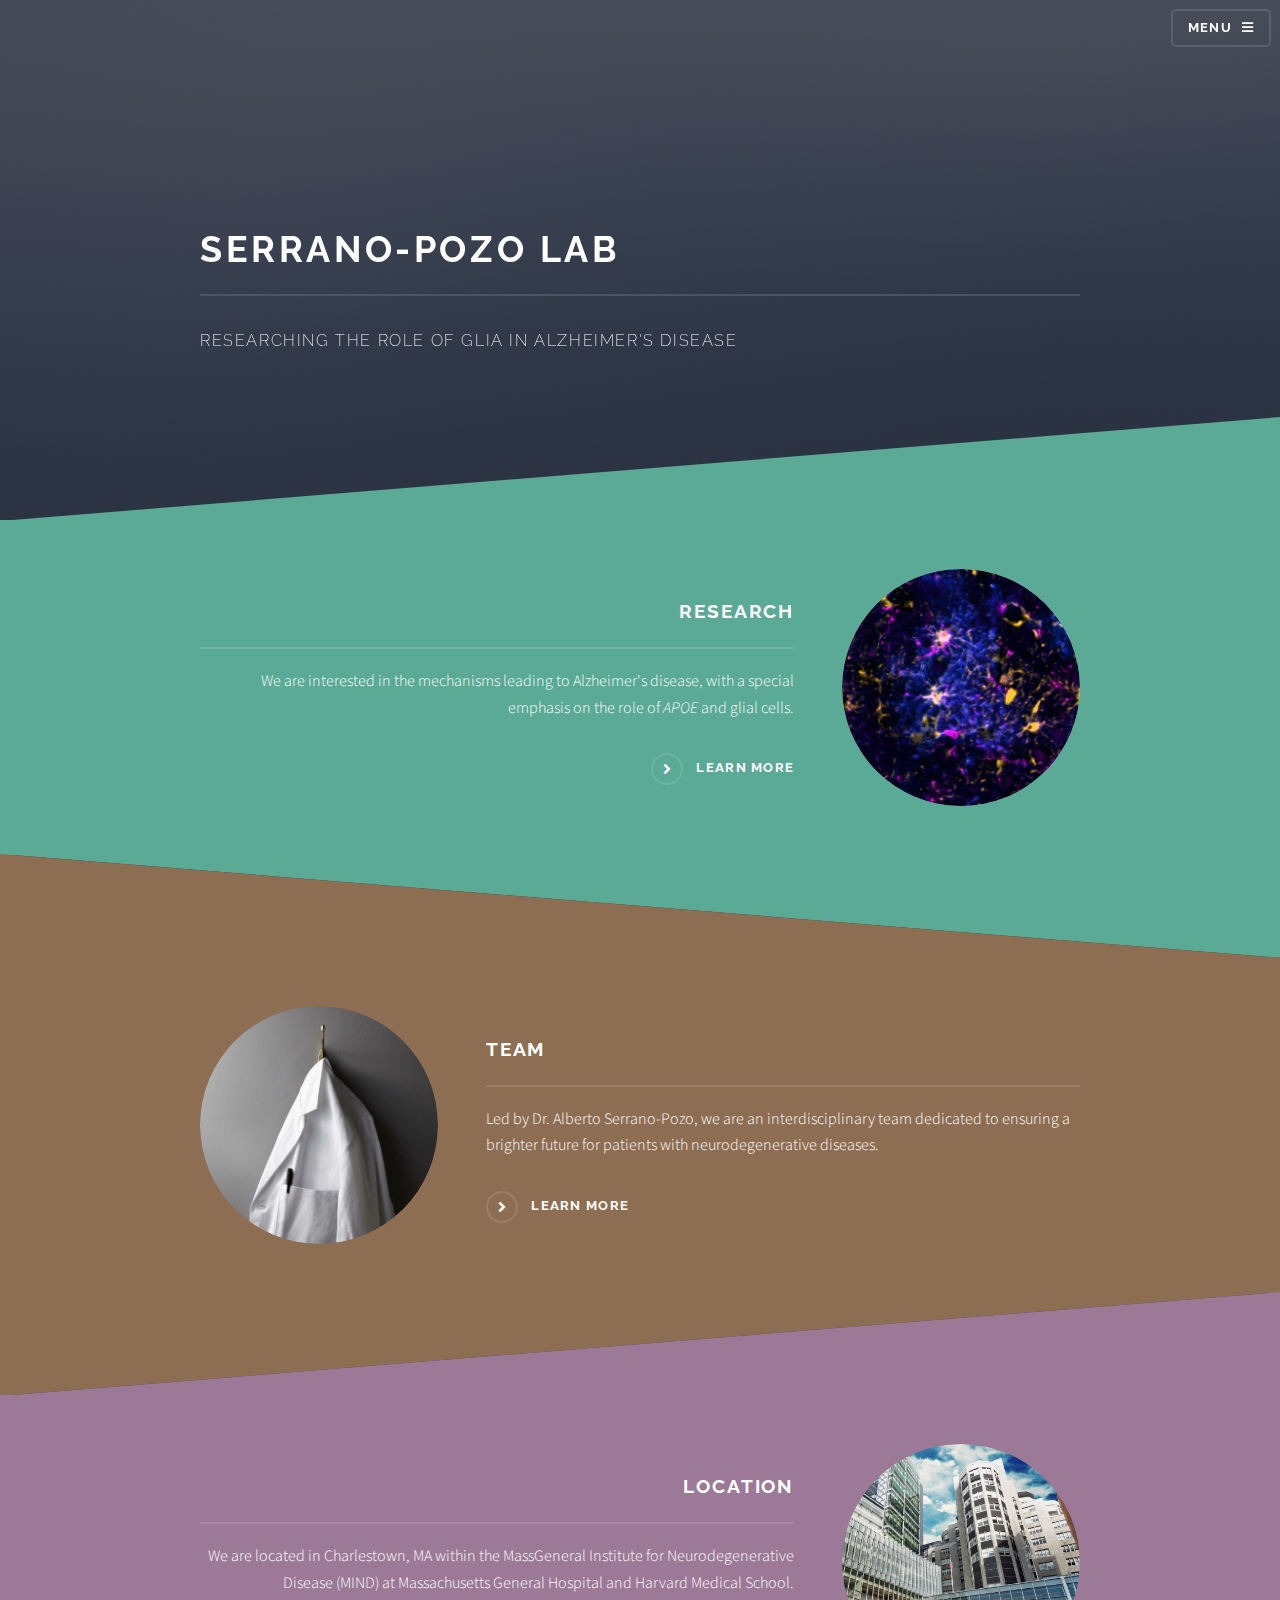
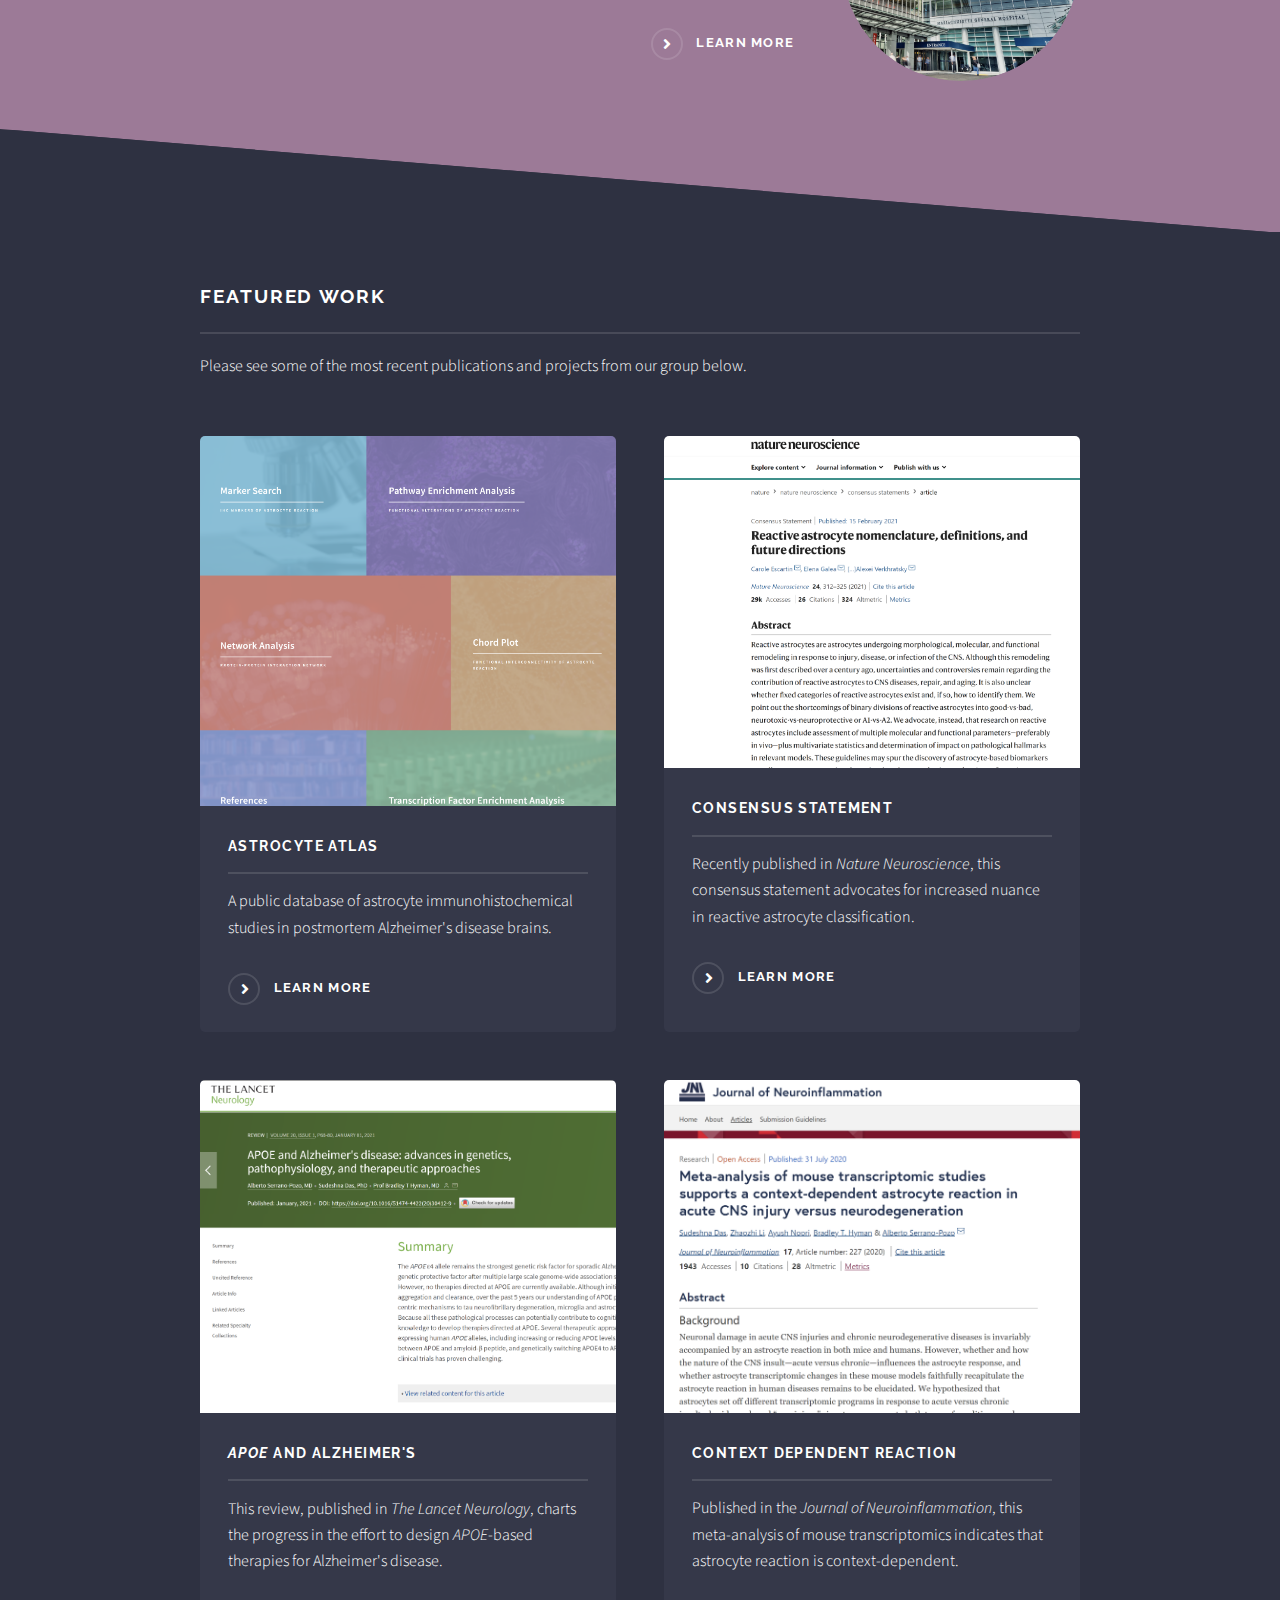
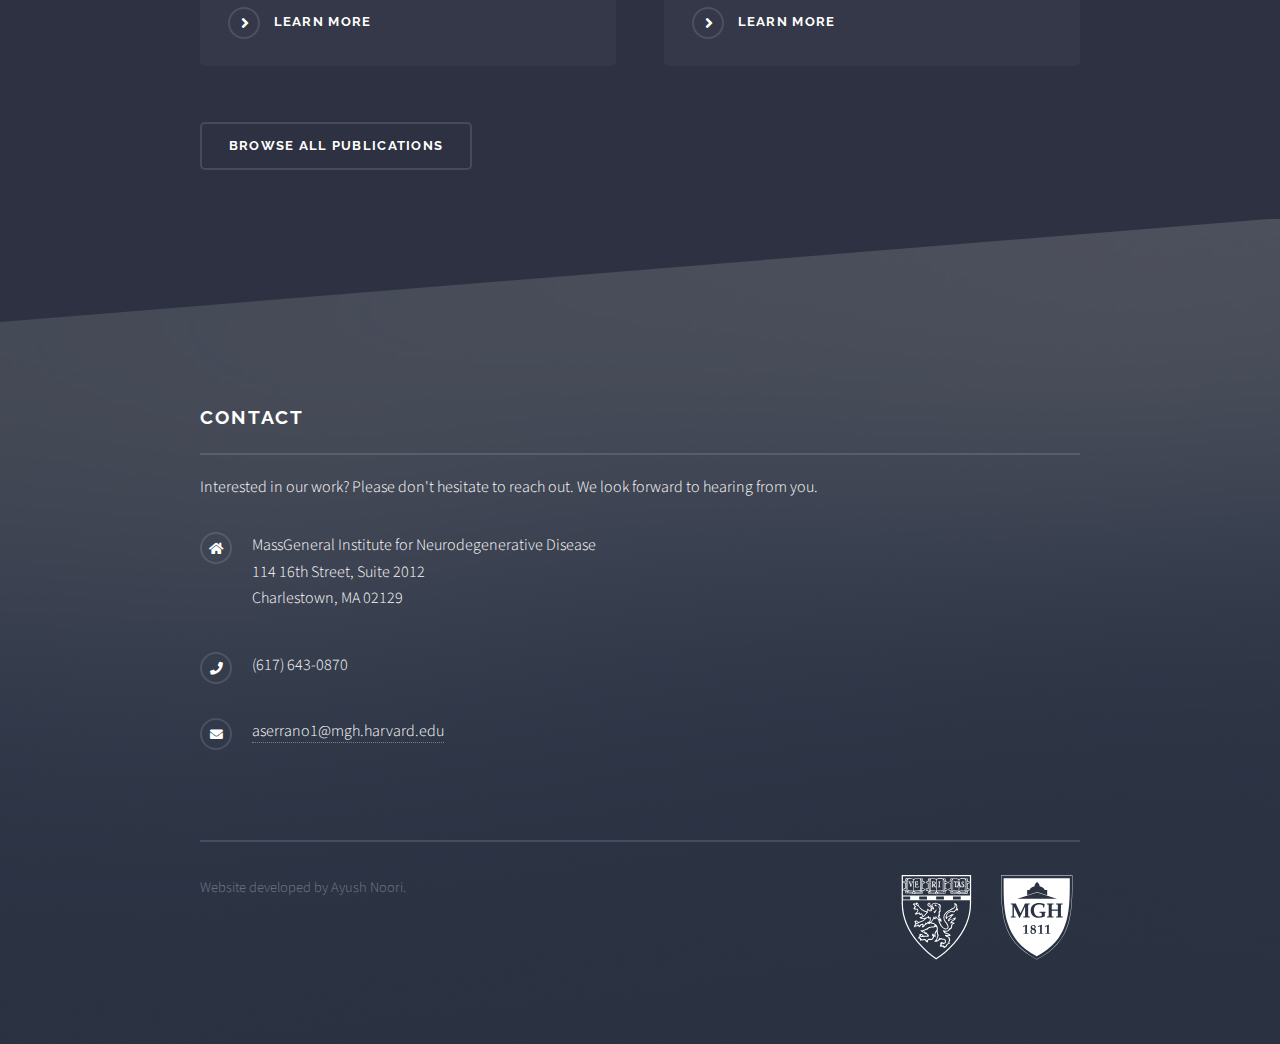
<file: index.html>
<!DOCTYPE HTML>
<html>
	<head>
		<title>Serrano-Pozo Lab</title>
		<meta charset="utf-8" />
		<meta name="viewport" content="width=device-width, initial-scale=1, user-scalable=no"/>
		<link rel="shortcut icon" type="image/svg" href="images/favicon.ico"/>
		<link rel="stylesheet" href="assets/css/main.css"/>
		<link rel="stylesheet" href="assets/css/custom.css"/>
		<noscript><link rel="stylesheet" href="assets/css/noscript.css"/></noscript>
	</head>
	<body class="is-preload">

		<!-- Page Wrapper -->
			<div id="page-wrapper">

				<!-- Header -->
					<header id="header" class="alt">
						<h1><a href="https://www.serranopozolab.org">Serrano-Pozo Lab</a></h1>
						<nav>
							<a href="#menu">Menu</a>
						</nav>
					</header>

				<!-- Menu -->
					<nav id="menu">
						<div class="inner">
							<h2>Menu</h2>
							<ul class="links">
								<li><a href="https://www.serranopozolab.org">Home</a></li>
								<li><a href="https://www.serranopozolab.org/research">Research</a></li>
								<li><a href="https://www.serranopozolab.org/team">Team</a></li>
								<li><a href="https://www.serranopozolab.org/location">Location</a></li>
								<li><a href="https://www.serranopozolab.org/publications">Publications</a></li>
								<li><a href="#contact">Contact</a></li>
							</ul>
							<a href="#" class="close">Close</a>
						</div>
					</nav>

				<!-- Banner -->
					<section id="banner">
						<div class="inner">
							<!-- <div class="logo"><span class="icon solid fa-flask"></span></div> -->
							<h2 style = "margin-top: 3em">Serrano-Pozo Lab</h2>
							<p>Researching the role of glia in Alzheimer's disease</p>
						</div>
					</section>

				<!-- Wrapper -->
					<section id="wrapper">

						<!-- One -->
							<section id="one" class="wrapper spotlight style1">
								<div class="inner">
									<a href="#" class="image"><img src="images/research.jpg" alt="" /></a>
									<div class="content">
										<h2 class="major">Research</h2>
										<p>We are interested in the mechanisms leading to Alzheimer's disease, with a special emphasis on the role of <i>APOE</i> and glial cells.</p>
										<a href="https://www.serranopozolab.org/research" class="special">Learn more</a>
									</div>
								</div>
							</section>

						<!-- Two -->
							<section id="two" class="wrapper alt spotlight style2">
								<div class="inner">
									<a href="#" class="image"><img src="images/lab_coat.PNG" alt="" /></a>
									<div class="content">
										<h2 class="major">Team</h2>
										<p>Led by Dr. Alberto Serrano-Pozo, we are an interdisciplinary team dedicated to ensuring a brighter future for patients with neurodegenerative diseases.</p>
										<a href="https://www.serranopozolab.org/team" class="special">Learn more</a>
									</div>
								</div>
							</section>

						<!-- Three -->
							<section id="three" class="wrapper spotlight style3">
								<div class="inner">
									<a href="#" class="image"><img src="images/mass_general.PNG" alt="" /></a>
									<div class="content">
										<h2 class="major">Location</h2>
										<p>We are located in Charlestown, MA within the MassGeneral Institute for Neurodegenerative Disease (MIND) at Massachusetts General Hospital and Harvard Medical School.</p>
										<a href="https://www.serranopozolab.org/location" class="special">Learn more</a>
									</div>
								</div>
							</section>

						<!-- Four -->
							<section id="four" class="wrapper alt style1">
								<div class="inner">
									<h2 class="major">Featured Work</h2>
									<p>Please see some of the most recent publications and projects from our group below.</p>
									<section class="features">
										<article>
											<a href="#" class="image"><img src="images/astrocyte_atlas.PNG" alt="" /></a>
											<h3 class="major">Astrocyte Atlas</h3>
											<p>A public database of astrocyte immunohistochemical studies in postmortem Alzheimer's disease brains.</p>
											<a href="https://www.astrocyteatlas.org" class="special" target="_blank" rel="noopener noreferrer">Learn more</a>
										</article>
										<article>
											<a href="#" class="image"><img src="images/consensus_statement.PNG" alt="" /></a>
											<h3 class="major">Consensus Statement</h3>
											<p>Recently published in <i>Nature Neuroscience</i>, this consensus statement advocates for increased nuance in reactive astrocyte classification.</p>
											<a href="https://dx.doi.org/10.1038%2Fs41593-020-00783-4" class="special" target="_blank" rel="noopener noreferrer">Learn more</a>
										</article>
										<article>
											<a href="#" class="image"><img src="images/lancet_neurology.PNG" alt="" /></a>
											<h3 class="major"><i>APOE</i> and Alzheimer's</h3>
											<p>This review, published in <i>The Lancet Neurology</i>, charts the progress in the effort to design <i>APOE</i>-based therapies for Alzheimer's disease.</p>
											<a href="https://doi.org/10.1016/s1474-4422(20)30412-9" class="special" target="_blank" rel="noopener noreferrer">Learn more</a>
										</article>
										<article>
											<a href="#" class="image"><img src="images/journal_neuroinflammation.PNG" alt="" /></a>
											<h3 class="major">Context Dependent Reaction</h3>
											<p>Published in the <i>Journal of Neuroinflammation</i>, this meta-analysis of mouse transcriptomics indicates that astrocyte reaction is context-dependent.</p>
											<a href="https://doi.org/10.1186/s12974-020-01898-y" class="special" target="_blank" rel="noopener noreferrer">Learn more</a>
										</article>
									</section>
									<ul class="actions">
										<li><a href="https://www.serranopozolab.org/publications" class="button">Browse All Publications</a></li>
									</ul>
								</div>
							</section>

					</section>

				<!-- Footer -->
					<section id="footer">
						<div class="inner">
							<h2 class="major" id="contact">Contact</h2>
							<p>Interested in our work? Please don't hesitate to reach out. We look forward to hearing from you.</p>
							<ul class="contact">
								<li class="icon solid fa-home">
									MassGeneral Institute for Neurodegenerative Disease<br/>
									114 16th Street, Suite 2012<br/>
									Charlestown, MA 02129
								</li>
								<li class="icon solid fa-phone">(617) 643-0870</li>
								<li class="icon solid fa-envelope"><a href="mailto:aserrano1@mgh.harvard.edu">aserrano1@mgh.harvard.edu</a></li>
							</ul>
							<ul class="copyright">
								<li>Website developed by Ayush Noori.</li>
								<li style="float: right; border-left: none; padding-left: 0em;"><a href="https://www.massgeneral.org/" class="image" target="_blank" rel="noopener noreferrer"><img src="images/MGH_logo.svg" style="height: 6em;" alt=""/></a></li>
								<li style="float: right; border-left: none; padding-left: 0em;"><a href="https://hms.harvard.edu/" class="image" target="_blank" rel="noopener noreferrer"><img src="images/HMS_logo.svg" style="height: 6em;" alt=""/></a></li>
							</ul>
						</div>
					</section>

			</div>

		<!-- Scripts -->
			<script src="assets/js/jquery.min.js"></script>
			<script src="assets/js/jquery.scrollex.min.js"></script>
			<script src="assets/js/browser.min.js"></script>
			<script src="assets/js/breakpoints.min.js"></script>
			<script src="assets/js/util.js"></script>
			<script src="assets/js/main.js"></script>

	</body>
</html>
</file>
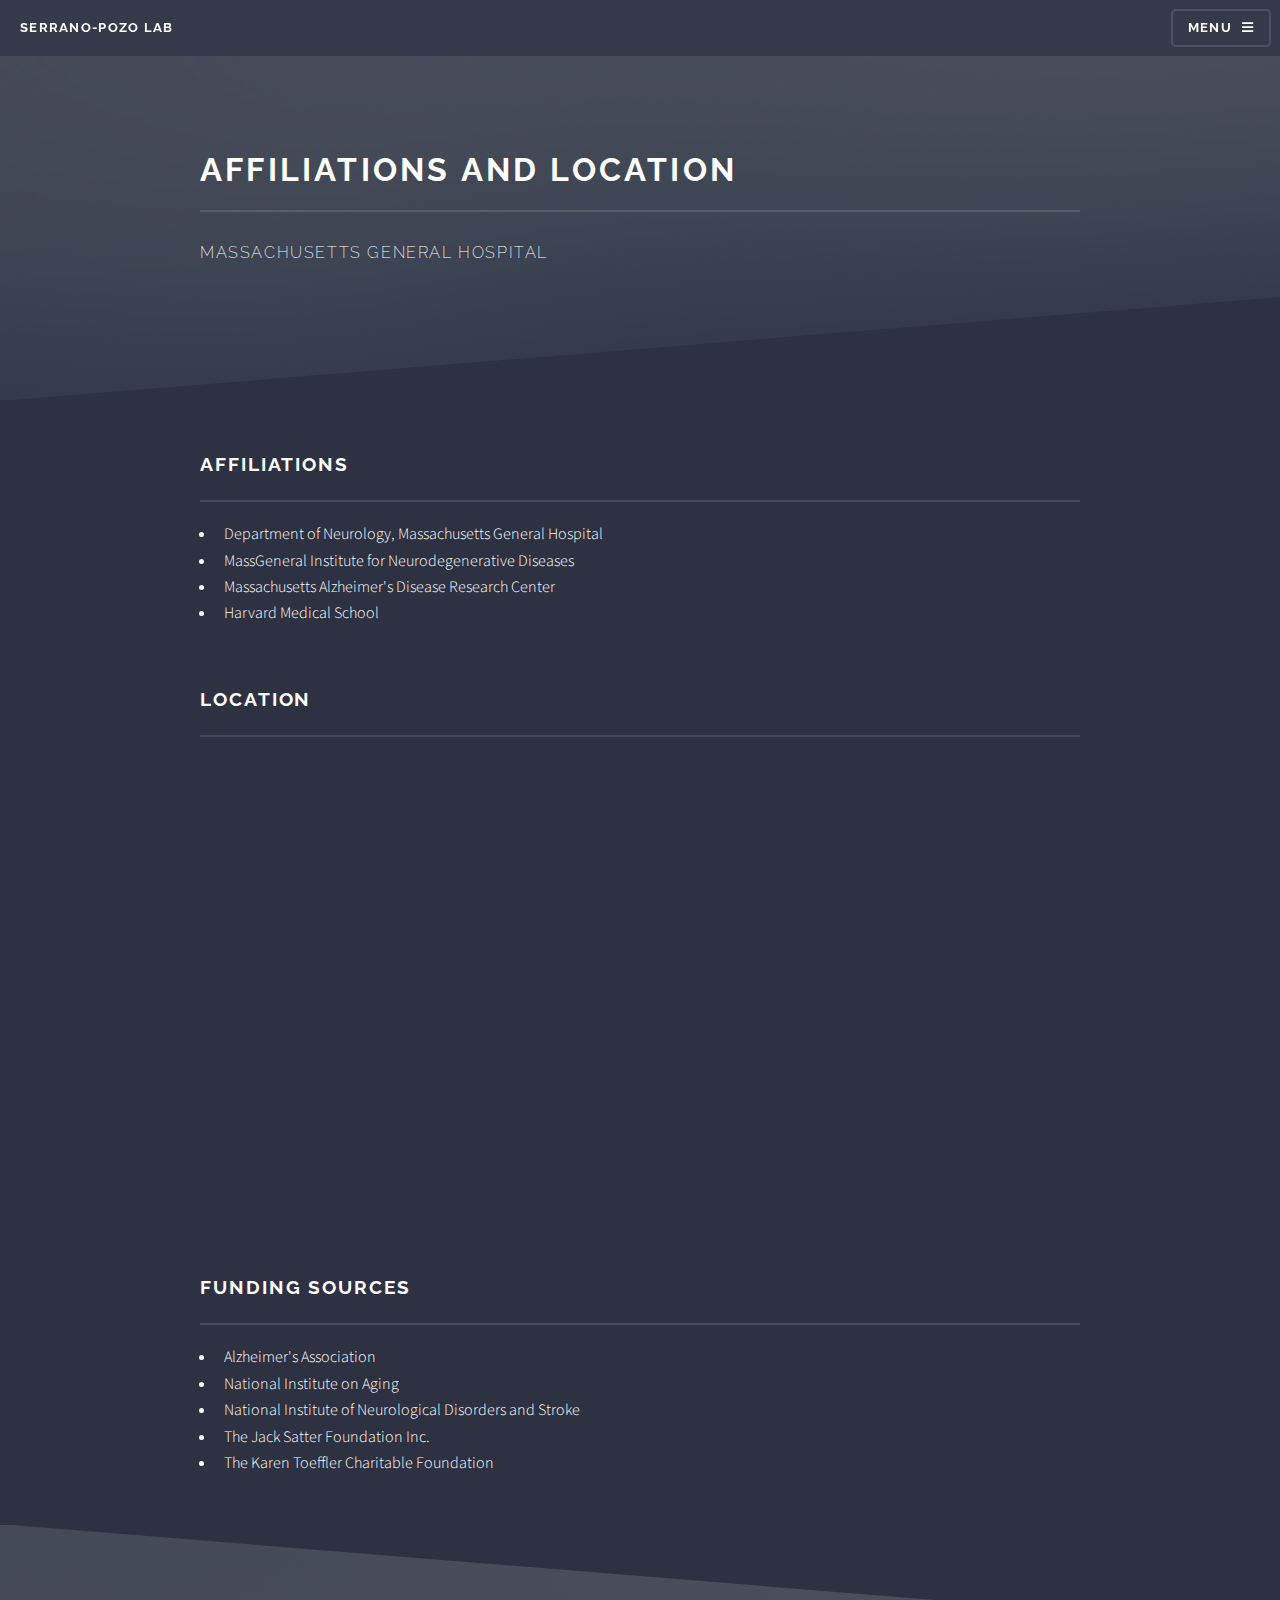
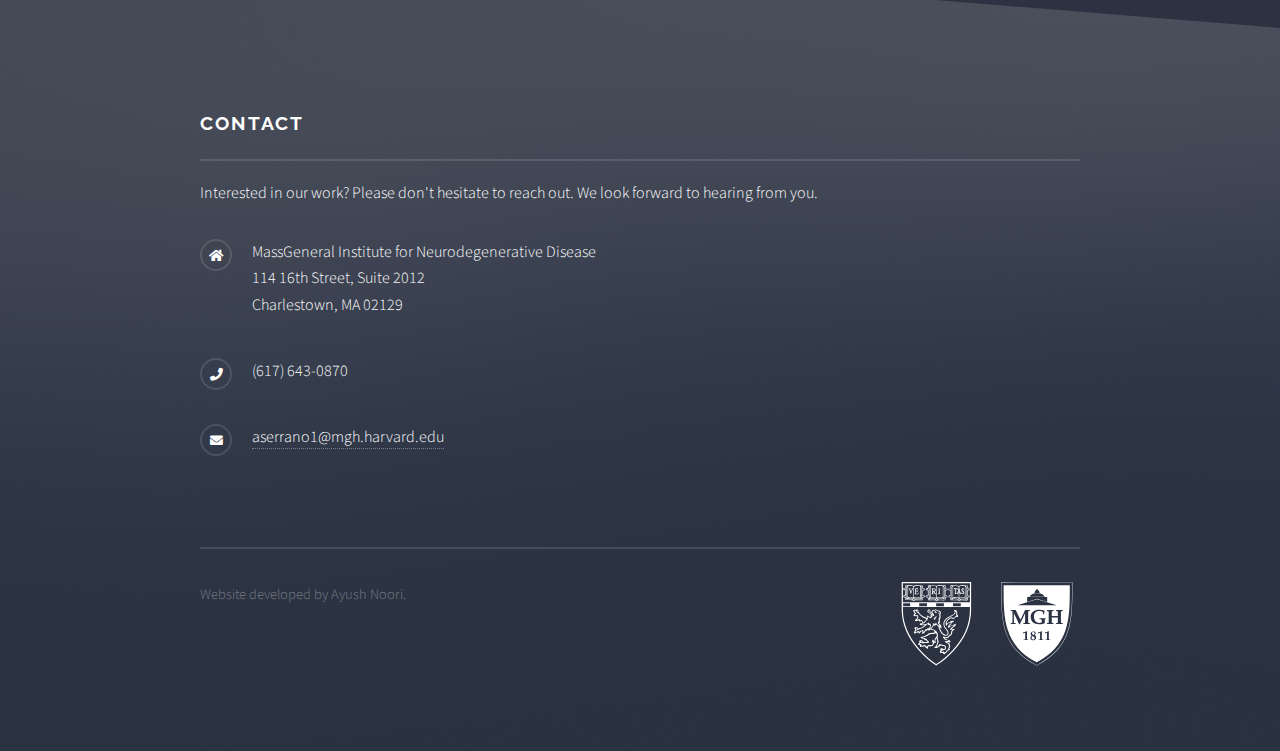
<file: location.html>
<!DOCTYPE HTML>
<html>
	<head>
		<title>Serrano-Pozo Lab</title>
		<meta charset="utf-8" />
		<meta name="viewport" content="width=device-width, initial-scale=1, user-scalable=no"/>
		<link rel="shortcut icon" type="image/svg" href="images/favicon.ico"/>
		<link rel="stylesheet" href="assets/css/main.css"/>
		<link rel="stylesheet" href="assets/css/custom.css"/>
		<noscript><link rel="stylesheet" href="assets/css/noscript.css"/></noscript>
		<noscript><style>#bibtex{display: block;}</style></noscript>
	</head>
	<body class="is-preload">

		<!-- Page Wrapper -->
			<div id="page-wrapper">

				<!-- Header -->
					<header id="header">
						<h1><a href="https://www.serranopozolab.org">Serrano-Pozo Lab</a></h1>
						<nav>
							<a href="#menu">Menu</a>
						</nav>
					</header>

				<!-- Menu -->
					<nav id="menu">
						<div class="inner">
							<h2>Menu</h2>
							<ul class="links">
								<li><a href="https://www.serranopozolab.org">Home</a></li>
								<li><a href="https://www.serranopozolab.org/research">Research</a></li>
								<li><a href="https://www.serranopozolab.org/team">Team</a></li>
								<li><a href="https://www.serranopozolab.org/location">Location</a></li>
								<li><a href="https://www.serranopozolab.org/publications">Publications</a></li>
								<li><a href="#contact">Contact</a></li>
							</ul>
							<a href="#" class="close">Close</a>
						</div>
					</nav>

				<!-- Wrapper -->
					<section id="wrapper">
						<header>
							<div class="inner">
								<h2>Affiliations and Location</h2>
								<p>Massachusetts General Hospital</p>
							</div>
						</header>

						<!-- Content -->
							<div class="wrapper">

								<div class="inner">

									<h2 class="major">Affiliations</h3>

									<ul>
										<li>Department of Neurology, Massachusetts General Hospital</li>
										<li>MassGeneral Institute for Neurodegenerative Diseases</li>
										<li>Massachusetts Alzheimer's Disease Research Center</li>
										<li>Harvard Medical School</li>
									</ul>

									<!-- <section class="features">
										<article>
											<a href="#" class="image"><img src="images/mass_general.PNG" alt=""/></a>
											<h3 class="major">MGH Neurology</h3>
											<p>Department of Neurology, MassGeneral Hospital</p>
											<a href="https://www.massgeneral.org/neurology/" class="special" target="_blank" rel="noopener noreferrer">Learn More</a>
										</article>
										<article>
											<a href="#" class="image"><img src="images/mass_general.PNG" alt=""/></a>
											<h3 class="major">MGH Neurology</h3>
											<p>The Department of Neurology at MassGeneral Hospital.</p>
											<a href="https://www.massgeneral.org/neurology/" class="special" target="_blank" rel="noopener noreferrer">Learn More</a>
										</article>
										<article>
											<a href="#" class="image"><img src="images/mass_general.PNG" alt=""/></a>
											<h3 class="major">MGH Neurology</h3>
											<p>The Department of Neurology at MassGeneral Hospital.</p>
											<a href="https://www.massgeneral.org/neurology/" class="special" target="_blank" rel="noopener noreferrer">Learn More</a>
										</article>
										<article>
											<a href="#" class="image"><img src="images/mass_general.PNG" alt=""/></a>
											<h3 class="major">MGH Neurology</h3>
											<p>The Department of Neurology at MassGeneral Hospital.</p>
											<a href="https://www.massgeneral.org/neurology/" class="special" target="_blank" rel="noopener noreferrer">Learn More</a>
										</article>
									</section> -->

									<h2 class="major" style = "margin-top: 3em;">Location</h3>

									<iframe src="https://www.google.com/maps/embed?pb=!1m18!1m12!1m3!1d2947.2716169750283!2d-71.05323868432137!3d42.379359941874704!2m3!1f0!2f0!3f0!3m2!1i1024!2i768!4f13.1!3m3!1m2!1s0x89e370f7f466ba55%3A0x3d315cc102583be!2s114%2016th%20St%2C%20Charlestown%2C%20MA%2002129!5e0!3m2!1sen!2sus!4v1639998746545!5m2!1sen!2sus" width="100%" height="450" style="border:0;" allowfullscreen="" loading="lazy"></iframe>

									<h2 class="major" style = "margin-top: 3em;">Funding Sources</h2>
									<ul>
										<li>Alzheimer's Association</li>
										<li>National Institute on Aging</li>
										<li>National Institute of Neurological Disorders and Stroke</li>
										<li>The Jack Satter Foundation Inc.</li>
										<li>The Karen Toeffler Charitable Foundation</li>
									</ul>

								</div>
							</div>

					</section>

				<!-- Footer -->
					<section id="footer">
						<div class="inner">
							<h2 class="major" id="contact">Contact</h2>
							<p>Interested in our work? Please don't hesitate to reach out. We look forward to hearing from you.</p>
							<ul class="contact">
								<li class="icon solid fa-home">
									MassGeneral Institute for Neurodegenerative Disease<br/>
									114 16th Street, Suite 2012<br/>
									Charlestown, MA 02129
								</li>
								<li class="icon solid fa-phone">(617) 643-0870</li>
								<li class="icon solid fa-envelope"><a href="mailto:aserrano1@mgh.harvard.edu">aserrano1@mgh.harvard.edu</a></li>
							</ul>
							<ul class="copyright">
								<li>Website developed by Ayush Noori.</li>
								<li style="float: right; border-left: none; padding-left: 0em;"><a href="https://www.massgeneral.org/" class="image" target="_blank" rel="noopener noreferrer"><img src="images/MGH_logo.svg" style="height: 6em;" alt=""/></a></li>
								<li style="float: right; border-left: none; padding-left: 0em;"><a href="https://hms.harvard.edu/" class="image" target="_blank" rel="noopener noreferrer"><img src="images/HMS_logo.svg" style="height: 6em;" alt=""/></a></li>
							</ul>
						</div>
					</section>

			</div>

		<!-- Scripts -->
			<script src="assets/js/jquery.min.js"></script>
			<script src="assets/js/jquery.scrollex.min.js"></script>
			<script src="assets/js/browser.min.js"></script>
			<script src="assets/js/breakpoints.min.js"></script>
			<script src="assets/js/util.js"></script>
			<script src="assets/js/main.js"></script>

	</body>
</html>
</file>
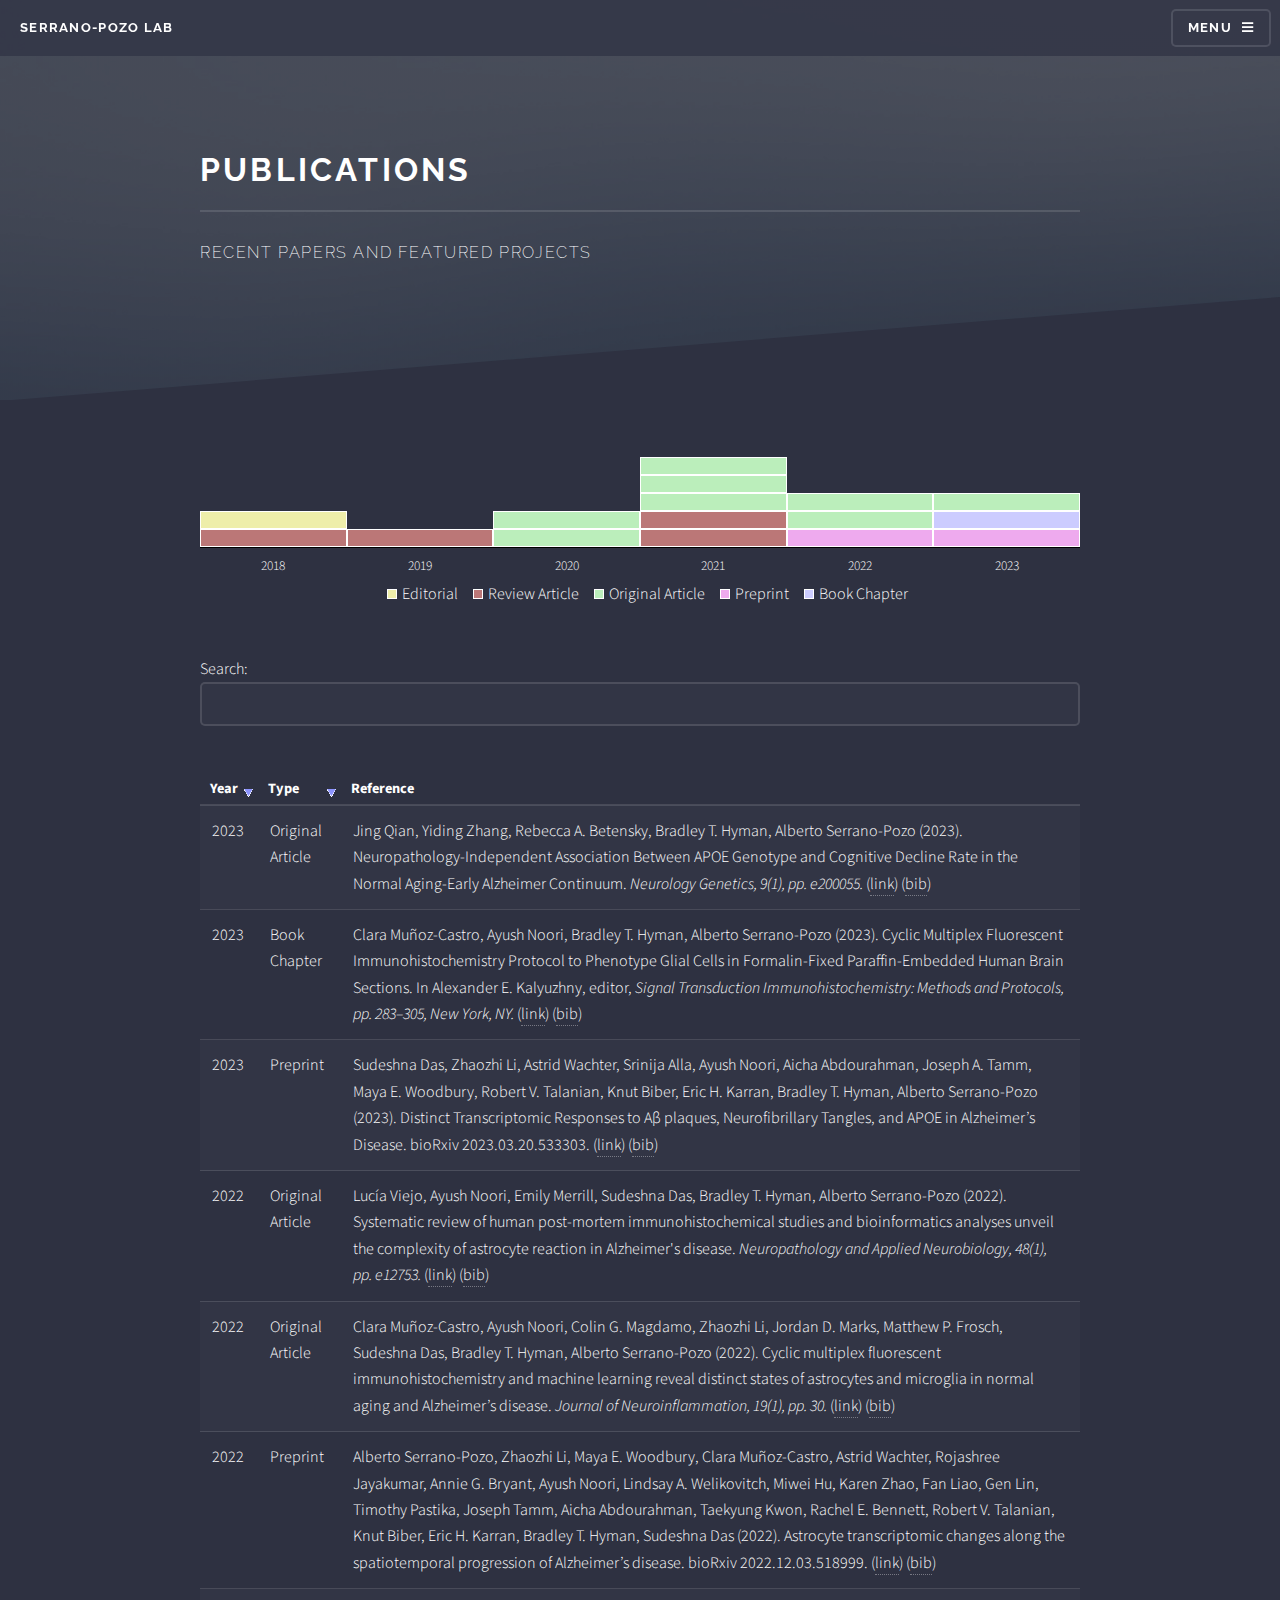
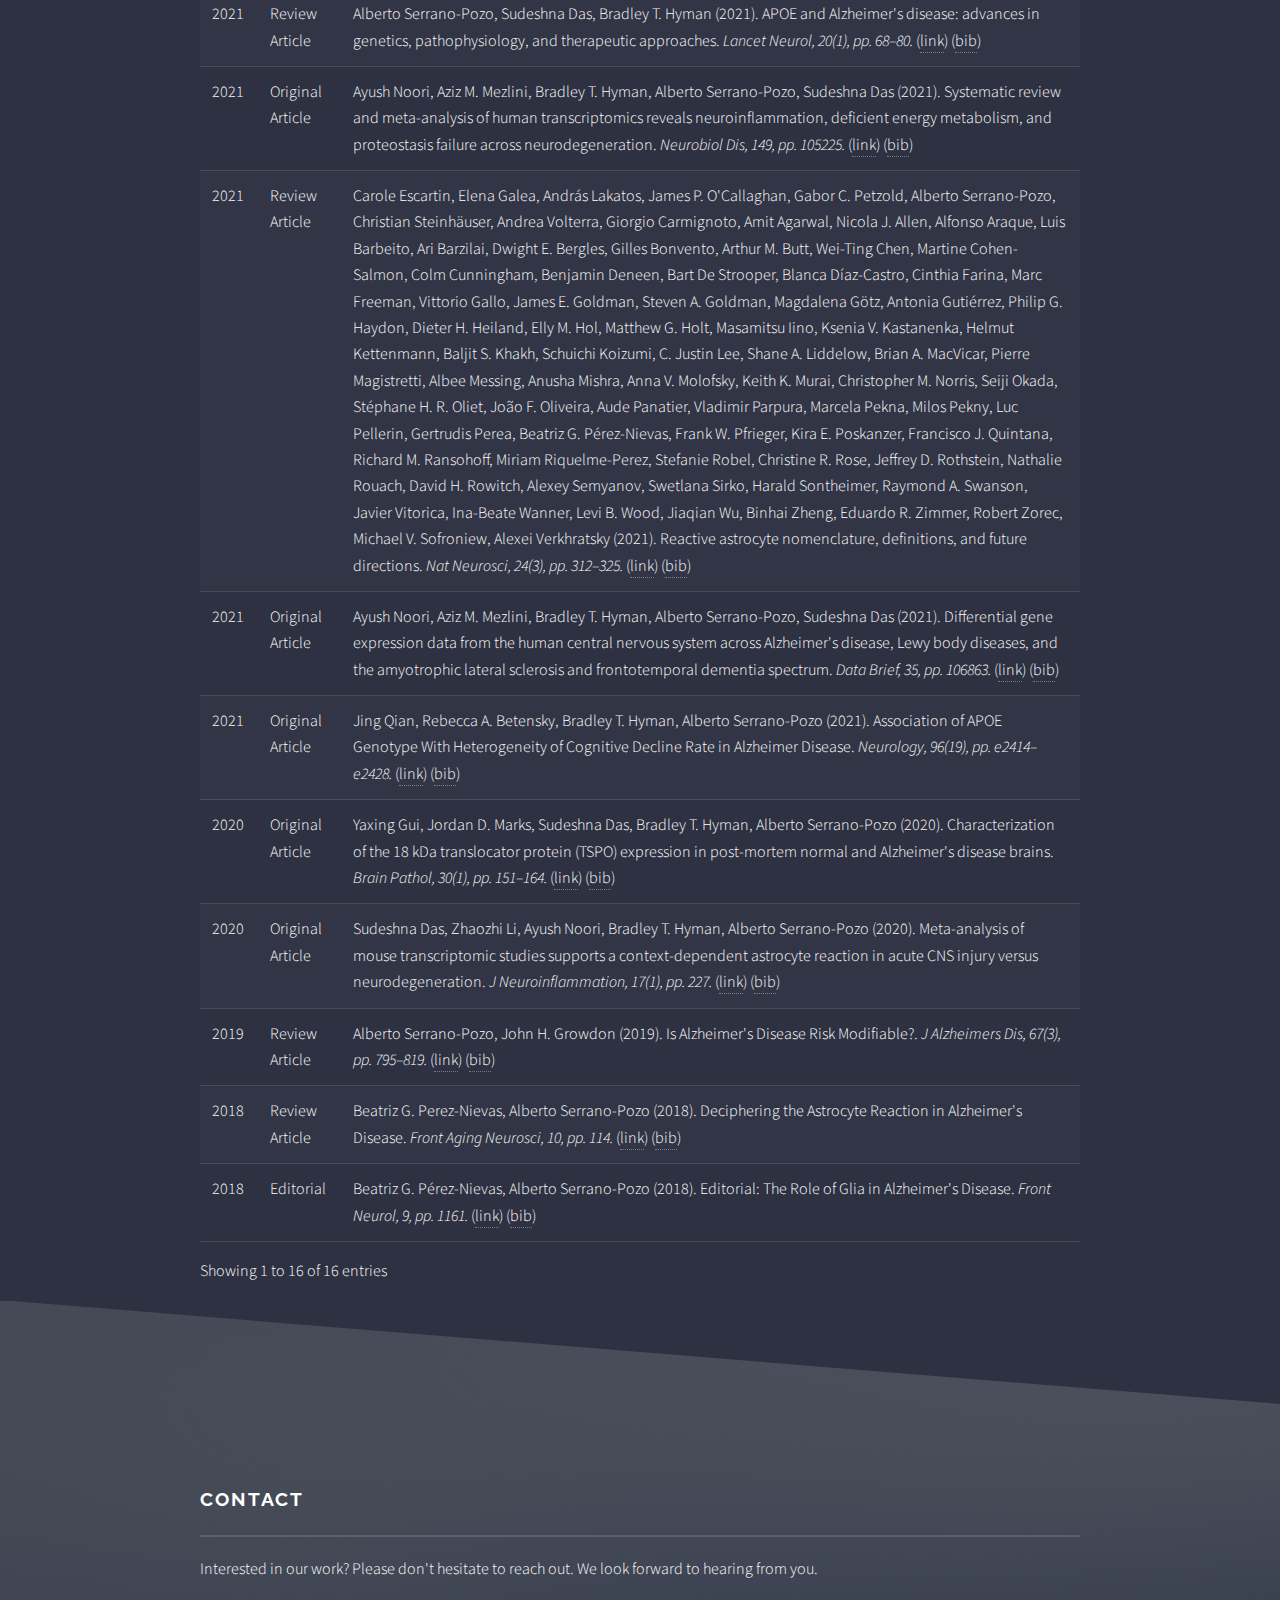
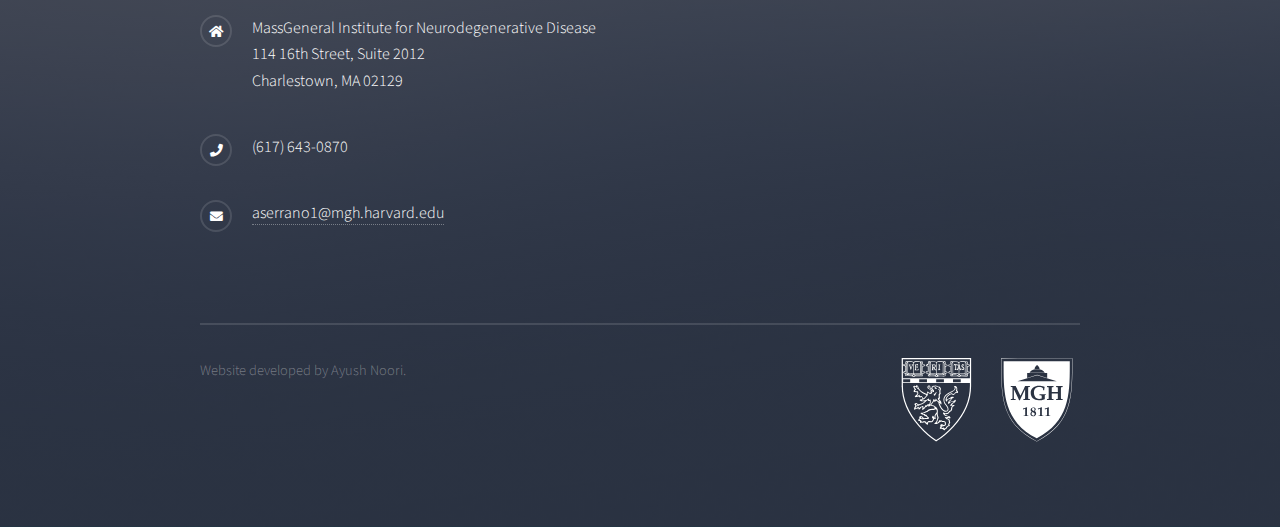
<file: publications.html>
<!DOCTYPE HTML>
<html>
	<head>
		<title>Serrano-Pozo Lab</title>
		<meta charset="utf-8" />
		<meta name="viewport" content="width=device-width, initial-scale=1, user-scalable=no"/>
		<link rel="shortcut icon" type="image/svg" href="images/favicon.ico"/>
		<link rel="stylesheet" href="assets/css/main.css"/>
		<link rel="stylesheet" href="assets/css/custom.css"/>
		<link rel="stylesheet" href="assets/css/bib-publication-list.css" type="text/css" />
		<noscript><link rel="stylesheet" href="assets/css/noscript.css"/></noscript>
	</head>
	<body class="is-preload">

		<!-- Page Wrapper -->
			<div id="page-wrapper">

				<!-- Header -->
					<header id="header">
						<h1><a href="https://www.serranopozolab.org">Serrano-Pozo Lab</a></h1>
						<nav>
							<a href="#menu">Menu</a>
						</nav>
					</header>

				<!-- Menu -->
					<nav id="menu">
						<div class="inner">
							<h2>Menu</h2>
							<ul class="links">
								<li><a href="https://www.serranopozolab.org">Home</a></li>
								<li><a href="https://www.serranopozolab.org/research">Research</a></li>
								<li><a href="https://www.serranopozolab.org/team">Team</a></li>
								<li><a href="https://www.serranopozolab.org/location">Location</a></li>
								<li><a href="https://www.serranopozolab.org/publications">Publications</a></li>
								<li><a href="#contact">Contact</a></li>
							</ul>
							<a href="#" class="close">Close</a>
						</div>
					</nav>

				<!-- Wrapper -->
					<section id="wrapper">
						<header>
							<div class="inner">
								<h2>Publications</h2>
								<p>Recent papers and featured projects</p>
							</div>
						</header>

						<!-- Content -->
							<div class="wrapper">
								<div class="inner">

									<!--<h3 class="major">About</h3>
									<p>The Serrano-Pozo Lab investigates the role of astrocytes and microglia in Alzheimer's disease using wet and dry lab approaches.</p>

									<h3 class="major">Publications</h3>
									<p>Please see our most recent work below.</p> -->

									
									<table id="pubTable" class="display"></table>
									<pre id="bibtex">


@originalarticle{qian_neuropathology-independent_2023,
	title = {Neuropathology-{Independent} {Association} {Between} {APOE} {Genotype} and {Cognitive} {Decline} {Rate} in the {Normal} {Aging}-{Early} {Alzheimer} {Continuum}},
	volume = {9},
	copyright = {Copyright © 2023 The Author(s). Published by Wolters Kluwer Health, Inc. on behalf of the American Academy of Neurology.. This is an open access article distributed under the terms of the Creative Commons Attribution-NonCommercial-NoDerivatives License 4.0 (CC BY-NC-ND), which permits downloading and sharing the work provided it is properly cited. The work cannot be changed in any way or used commercially without permission from the journal.},
	issn = {2376-7839},
	url = {https://ng.neurology.org/content/9/1/e200055},
	doi = {10.1212/NXG.0000000000200055},
	abstract = {Background and Objectives We previously found that the APOE genotype affects the rate of cognitive decline in mild-to-moderate Alzheimer disease (AD) dementia independently of its effects on AD neuropathologic changes (ADNC) and copathologies. In this study, we tested the hypothesis that the APOE alleles differentially affect the rate of cognitive decline at the normal aging-early AD continuum and that this association is independent of their effects on classical ADNC and copathologies.
Methods We analyzed APOE associations with the cognitive trajectories (Clinical Dementia Rating scale Sum of Boxes [CDR-SOB] and Mini-Mental State Examination [MMSE]) of more than 1,000 individuals from a national clinicopathologic sample who had either no, mild (sparse neuritic plaques and the Braak neurofibrillary tangle [NFT] stage I/II), or intermediate (moderate neuritic plaques and the Braak NFT stage III/IV) ADNC levels at autopsy via 2 latent classes reverse-time longitudinal modeling.
Results Carrying the APOEε4 allele was associated with a faster rate of cognitive decline by both CDR-SOB and MMSE relative to APOEε3 homozygotes. This association remained statistically significant after adjusting for ADNC severity, comorbid pathologies, and the effects of ADNC on the slope of cognitive decline. Our modeling strategy identified 2 latent classes in which APOEε4 carriers declined faster than APOEε3 homozygotes, with latent class 1 members representing slow decliners (CDR-SOB: 76.7\% of individuals, 0.195 vs 0.146 points/y in APOEε4 vs APOEε3/ε3; MMSE: 88.6\% of individuals, −0.303 vs −0.153 points/y in APOEε4 vs APOEε3/ε3), whereas latent class 2 members were fast decliners (CDR-SOB: 23.3\% of participants, 1.536 vs 1.487 points/y in APOEε4 vs APOEε3/ε3; MMSE: 11.4\% of participants, −2.538 vs −2.387 points/y in APOEε4 vs APOEε3/ε3). Compared with slow decliners, fast decliners were more likely to carry the APOEε4 allele, younger at initial visit and death, more impaired at initial and last visits, and more likely to have intermediate (vs none or mild) ADNC levels, as well as concurrent Lewy bodies and hippocampal sclerosis at autopsy.
Discussion In a large national sample selected to represent the normal aging-early AD continuum, the APOEε4 allele is associated with a modest but statistically significant acceleration of the cognitive decline rate even after controlling for its effects on ADNC and comorbid pathologies.},
	language = {en},
	number = {1},
	urldate = {2023-04-08},
	journal = {Neurology Genetics},
	author = {Qian, Jing and Zhang, Yiding and Betensky, Rebecca A. and Hyman, Bradley T. and Serrano-Pozo, Alberto},
	month = feb,
	year = {2023},
	pages = {e200055},
	note = {Publisher: Wolters Kluwer Health, Inc. on behalf of the American Academy of Neurology
Section: Research Article},
}

@misc{das_distinct_2023,
	title = {Distinct {Transcriptomic} {Responses} to {Aβ} plaques, {Neurofibrillary} {Tangles}, and {APOE} in {Alzheimer}’s {Disease}},
	copyright = {© 2023, Posted by Cold Spring Harbor Laboratory. This pre-print is available under a Creative Commons License (Attribution-NonCommercial-NoDerivs 4.0 International), CC BY-NC-ND 4.0, as described at http://creativecommons.org/licenses/by-nc-nd/4.0/},
	url = {https://www.biorxiv.org/content/10.1101/2023.03.20.533303v1},
	doi = {10.1101/2023.03.20.533303},
	abstract = {INTRODUCTION Omics studies have revealed that various brain cell types undergo profound molecular changes in Alzheimer’s disease (AD) but the spatial relationships with plaques and tangles and APOE-linked differences remain unclear.
METHODS We performed laser capture microdissection of Aβ plaques, the 50μm halo around them, tangles with the 50μm halo around them, and areas distant ({\textgreater}50μm) from plaques and tangles in the temporal cortex of AD and control donors, followed by RNA-sequencing.
RESULTS Aβ plaques exhibited upregulated microglial (neuroinflammation/phagocytosis) and downregulated neuronal (neurotransmission/energy metabolism) genes, whereas tangles had mostly downregulated neuronal genes. Aβ plaques had more differentially expressed genes than tangles. We identified a gradient Aβ plaque{\textgreater}peri-plaque{\textgreater}tangle{\textgreater}distant for these changes. AD APOEε4 homozygotes had greater changes than APOEε3 across locations, especially within Aβ plaques.
DISCUSSION Transcriptomic changes in AD consist primarily of neuroinflammation and neuronal dysfunction, are spatially associated mainly with Aβ plaques, and are exacerbated by the APOEε4 allele.},
	language = {en},
	urldate = {2023-04-08},
	publisher = {bioRxiv},
	author = {Das, Sudeshna and Li, Zhaozhi and Wachter, Astrid and Alla, Srinija and Noori, Ayush and Abdourahman, Aicha and Tamm, Joseph A. and Woodbury, Maya E. and Talanian, Robert V. and Biber, Knut and Karran, Eric H. and Hyman, Bradley T. and Serrano-Pozo, Alberto},
	month = mar,
	year = {2023},
	note = {bioRxiv 2023.03.20.533303},
}

@incollection{munoz-castro_cyclic_2023,
	address = {New York, NY},
	series = {Methods in {Molecular} {Biology}},
	title = {Cyclic {Multiplex} {Fluorescent} {Immunohistochemistry} {Protocol} to {Phenotype} {Glial} {Cells} in {Formalin}-{Fixed} {Paraffin}-{Embedded} {Human} {Brain} {Sections}},
	isbn = {978-1-07-162811-9},
	url = {https://doi.org/10.1007/978-1-0716-2811-9_19},
	abstract = {There is a growing interest in expanding the multiplexing capability of immunohistochemistry to achieve a deeper phenotyping of various cell types in health and disease. Here, we describe a protocol of cyclic multiplex fluorescent immunohistochemistry that enables the labeling of up to 16 antigens on the same formalin-fixed paraffin-embedded section using “off-the-shelf,” commercially available, primary antibodies as well as fluorescently conjugated secondary antibodies. Key steps include the denaturing/stripping of the antibodies by microwaving and the quenching of any remaining fluorescent signal between the cycles of otherwise traditional multiplexed fluorescent immunohistochemistry. We have successfully applied this protocol to characterize astrocytic and microglial responses to Aβ plaques and neurofibrillary tangles in Alzheimer’s disease brains, but it could be easily adapted to other user’s needs regarding cell types, disease, and organ.},
	language = {en},
	urldate = {2023-04-08},
	booktitle = {Signal {Transduction} {Immunohistochemistry}: {Methods} and {Protocols}},
	publisher = {Springer US},
	author = {Muñoz-Castro, Clara and Noori, Ayush and Hyman, Bradley T. and Serrano-Pozo, Alberto},
	editor = {Kalyuzhny, Alexander E.},
	year = {2023},
	doi = {10.1007/978-1-0716-2811-9_19},
	keywords = {Alignment, Amyloid-β plaques, Antibodies, Astrocytes, Cyclic multiplex fluorescence immunohistochemistry, Formalin-fixed paraffin-embedded sections, Glial cells, Microglia, Neurofibrillary tangles, Segmentation},
	pages = {283--305},
}

@originalarticle{munoz-castro_cyclic_2022,
	title = {Cyclic multiplex fluorescent immunohistochemistry and machine learning reveal distinct states of astrocytes and microglia in normal aging and {Alzheimer}’s disease},
	volume = {19},
	issn = {1742-2094},
	url = {https://doi.org/10.1186/s12974-022-02383-4},
	doi = {10.1186/s12974-022-02383-4},
	abstract = {Astrocytes and microglia react to Aβ plaques, neurofibrillary tangles, and neurodegeneration in the Alzheimer’s disease (AD) brain. Single-nuclei and single-cell RNA-seq have revealed multiple states or subpopulations of these glial cells but lack spatial information. We have developed a methodology of cyclic multiplex fluorescent immunohistochemistry on human postmortem brains and image analysis that enables a comprehensive morphological quantitative characterization of astrocytes and microglia in the context of their spatial relationships with plaques and tangles.},
	language = {en},
	number = {1},
	urldate = {2023-04-08},
	journal = {Journal of Neuroinflammation},
	author = {Muñoz-Castro, Clara and Noori, Ayush and Magdamo, Colin G. and Li, Zhaozhi and Marks, Jordan D. and Frosch, Matthew P. and Das, Sudeshna and Hyman, Bradley T. and Serrano-Pozo, Alberto},
	month = feb,
	year = {2022},
	keywords = {Alzheimer’s disease, Amyloid plaques, Astrocytes, Immunohistochemistry, Microglia, Neurofibrillary tangles, Neuropathology, Tau},
	pages = {30},
}

@originalarticle{viejo_systematic_2022,
	title = {Systematic review of human post-mortem immunohistochemical studies and bioinformatics analyses unveil the complexity of astrocyte reaction in {Alzheimer}'s disease},
	volume = {48},
	issn = {1365-2990},
	url = {https://onlinelibrary.wiley.com/doi/abs/10.1111/nan.12753},
	doi = {10.1111/nan.12753},
	abstract = {Aims Reactive astrocytes in Alzheimer's disease (AD) have traditionally been demonstrated by increased glial fibrillary acidic protein (GFAP) immunoreactivity; however, astrocyte reaction is a complex and heterogeneous phenomenon involving multiple astrocyte functions beyond cytoskeletal remodelling. To better understand astrocyte reaction in AD, we conducted a systematic review of astrocyte immunohistochemical studies in post-mortem AD brains followed by bioinformatics analyses on the extracted reactive astrocyte markers. Methods NCBI PubMed, APA PsycInfo and WoS-SCIE databases were interrogated for original English research articles with the search terms ‘Alzheimer's disease’ AND ‘astrocytes.’ Bioinformatics analyses included protein–protein interaction network analysis, pathway enrichment, and transcription factor enrichment, as well as comparison with public human -omics datasets. Results A total of 306 articles meeting eligibility criteria rendered 196 proteins, most of which were reported to be upregulated in AD vs control brains. Besides cytoskeletal remodelling (e.g., GFAP), bioinformatics analyses revealed a wide range of functional alterations including neuroinflammation (e.g., IL6, MAPK1/3/8 and TNF), oxidative stress and antioxidant defence (e.g., MT1A/2A, NFE2L2, NOS1/2/3, PRDX6 and SOD1/2), lipid metabolism (e.g., APOE, CLU and LRP1), proteostasis (e.g., cathepsins, CRYAB and HSPB1/2/6/8), extracellular matrix organisation (e.g., CD44, MMP1/3 and SERPINA3), and neurotransmission (e.g., CHRNA7, GABA, GLUL, GRM5, MAOB and SLC1A2), among others. CTCF and ESR1 emerged as potential transcription factors driving these changes. Comparison with published -omics datasets validated our results, demonstrating a significant overlap with reported transcriptomic and proteomic changes in AD brains and/or CSF. Conclusions Our systematic review of the neuropathological literature reveals the complexity of AD reactive astrogliosis. We have shared these findings as an online resource available at www.astrocyteatlas.org.},
	language = {en},
	number = {1},
	urldate = {2023-04-08},
	journal = {Neuropathology and Applied Neurobiology},
	author = {Viejo, Lucía and Noori, Ayush and Merrill, Emily and Das, Sudeshna and Hyman, Bradley T. and Serrano-Pozo, Alberto},
	year = {2022},
	note = {\_eprint: https://onlinelibrary.wiley.com/doi/pdf/10.1111/nan.12753},
	keywords = {Alzheimer's disease, astrocyte, bioinformatics, immunohistochemistry, neuropathology, reactive astrogliosis, systematic review},
	pages = {e12753},
}

@misc{serrano-pozo_astrocyte_2022,
	title = {Astrocyte transcriptomic changes along the spatiotemporal progression of {Alzheimer}’s disease},
	copyright = {© 2022, Posted by Cold Spring Harbor Laboratory. This pre-print is available under a Creative Commons License (Attribution-NonCommercial-NoDerivs 4.0 International), CC BY-NC-ND 4.0, as described at http://creativecommons.org/licenses/by-nc-nd/4.0/},
	url = {https://www.biorxiv.org/content/10.1101/2022.12.03.518999v1},
	doi = {10.1101/2022.12.03.518999},
	abstract = {Astrocytes play a critical role in brain homeostasis and normal functions but their changes along the spatiotemporal progression of Alzheimer’s disease (AD) neuropathology remain largely unknown. Here we performed single-nucleus RNA-sequencing on brain regions along the stereotypical progression of AD pathology from donors ranging the entire normal aging-AD continuum comprising 628,943 astrocyte nuclei from 32 donors across 5 brain regions. We discovered temporal gene-expression-trajectories with gene sets differentially activated at various disease stages. Surprisingly, a gene set enriched in proteostasis and energy metabolism, was upregulated in late-stage but unexpectedly returned to baseline levels in end-stage, suggesting exhaustion of response in “burnt-out” astrocytes. The spatial gene-expression-trajectories revealed that astrocytic genes of tripartite synapses are dysregulated in parallel to the stereotypical progression of tangle pathology across regions. We identified astrocyte heterogeneity across brain regions with a continuum from homeostatic to reactive cells through “intermediate” transitional states. These findings suggest complex astrocytic dysfunction in AD neurodegeneration.},
	language = {en},
	urldate = {2023-04-08},
	publisher = {bioRxiv},
	author = {Serrano-Pozo, Alberto and Li, Zhaozhi and Woodbury, Maya E. and Muñoz-Castro, Clara and Wachter, Astrid and Jayakumar, Rojashree and Bryant, Annie G. and Noori, Ayush and Welikovitch, Lindsay A. and Hu, Miwei and Zhao, Karen and Liao, Fan and Lin, Gen and Pastika, Timothy and Tamm, Joseph and Abdourahman, Aicha and Kwon, Taekyung and Bennett, Rachel E. and Talanian, Robert V. and Biber, Knut and Karran, Eric H. and Hyman, Bradley T. and Das, Sudeshna},
	month = dec,
	year = {2022},
	note = {bioRxiv 2022.12.03.518999},
}

@originalarticle{qian_association_2021,
	title = {Association of {APOE} {Genotype} {With} {Heterogeneity} of {Cognitive} {Decline} {Rate} in {Alzheimer} {Disease}},
	volume = {96},
	copyright = {Copyright © 2021 The Author(s). Published by Wolters Kluwer Health, Inc. on behalf of the American Academy of Neurology.},
	issn = {1526-632X 0028-3878},
	doi = {10.1212/WNL.0000000000011883},
	url = {https://doi.org/10.1212/WNL.0000000000011883},
	abstract = {OBJECTIVE: To test the hypothesis that the APOE genotype is a significant driver of heterogeneity in Alzheimer disease (AD) clinical progression, which could have  important implications for clinical trial design and interpretation. METHODS: We  applied novel reverse-time longitudinal models to analyze the trajectories of  Clinical Dementia Rating Sum of Boxes (CDR-SOB) and Mini-Mental State Examination  (MMSE) scores-2 common outcome measures in AD clinical trials-in 1,102  autopsy-proven AD cases (moderate/frequent neuritic plaques and Braak tangle stage  III or greater) from the National Alzheimer's Coordinating Center Neuropathology  database resembling participants with mild to moderate AD in therapeutic clinical  trials. RESULTS: APOE ε4 carriers exhibited ≈1.5 times faster CDR-SOB increase than  APOE ε3/ε3 carriers (2.12 points per year vs 1.44 points per year) and ≈1.3 times  faster increase than APOE ε2 carriers (1.65 points per year), whereas APOE ε2 vs  APOE ε3/ε3 difference was not statistically significant. APOE ε4 carriers had ≈1.1  times faster MMSE decline than APOE ε3/ε3 carriers (-3.45 vs -3.03 points per year)  and ≈1.4 times faster decline than APOE ε2 carriers (-2.43 points per year), whereas  APOE ε2 carriers had ≈1.2 times slower decline than APOE ε3/ε3 carriers (-2.43 vs  -3.03 points per year). These findings remained largely unchanged after controlling  for the effect of AD neuropathologic changes on the rate of cognitive decline and  for the presence and severity of comorbid pathologies. CONCLUSION: Compared to the  APOE ε3/ε3 reference genotype, the APOE ε2 and ε4 alleles have opposite (slowing and  accelerating, respectively) effects on the rate of cognitive decline, which are  clinically relevant and largely independent of the differential APOE allele effects  on AD and comorbid pathologies. Thus, APOE genotype contributes to the heterogeneity  in rate of clinical progression in AD.},
	language = {eng},
	number = {19},
	journal = {Neurology},
	author = {Qian, Jing and Betensky, Rebecca A. and Hyman, Bradley T. and Serrano-Pozo, Alberto},
	month = may,
	year = {2021},
	pmid = {33771840},
	pmcid = {PMC8166439},
	keywords = {*Disease Progression, *Genotype, Aged, Aged, 80 and over, Alzheimer Disease/diagnosis/epidemiology/*genetics, Apolipoprotein E2/*genetics, Apolipoprotein E3/genetics, Apolipoprotein E4/*genetics, Cognitive Dysfunction/diagnosis/epidemiology/*genetics, Cohort Studies, Female, Humans, Longitudinal Studies, Male},
	pages = {e2414--e2428},
}

@originalarticle{noori_differential_2021,
	title = {Differential gene expression data from the human central nervous system across {Alzheimer}'s disease, {Lewy} body diseases, and the amyotrophic lateral sclerosis and  frontotemporal dementia spectrum},
	volume = {35},
	copyright = {© 2021 The Authors. Published by Elsevier Inc.},
	issn = {2352-3409},
	doi = {10.1016/j.dib.2021.106863},
	url = {https://doi.org/10.1016/j.dib.2021.106863},
	abstract = {In Noori et al. [1], we hypothesized that there is a shared gene expression signature underlying neurodegenerative proteinopathies including Alzheimer's disease  (AD), Lewy body diseases (LBD), and the amyotrophic lateral sclerosis and  frontotemporal dementia (ALS-FTD) spectrum. To test this hypothesis, we performed a  systematic review and meta-analysis of 60 human central nervous system  transcriptomic datasets in the public Gene Expression Omnibus and ArrayExpress  repositories, comprising a total of 2,600 AD, LBD, and ALS-FTD patients and  age-matched controls which passed our stringent quality control pipeline. Here, we  provide the results of differential expression analyses with data quality reports  for each of these 60 datasets. This atlas of differential expression across AD, LBD,  and ALS-FTD may guide future work to elucidate the pathophysiological drivers of  these individual diseases as well as the common substrate of neurodegeneration.},
	language = {eng},
	journal = {Data Brief},
	author = {Noori, Ayush and Mezlini, Aziz M. and Hyman, Bradley T. and Serrano-Pozo, Alberto and Das, Sudeshna},
	month = apr,
	year = {2021},
	pmid = {33665258},
	pmcid = {PMC7903289},
	keywords = {Alzheimer's disease, Amyotrophic lateral sclerosis, Differential expression, Frontotemporal dementia, Lewy body diseases, Meta-analysis, Neurodegeneration, Transcriptomics},
	pages = {106863},
}

@reviewarticle{escartin_reactive_2021,
	title = {Reactive astrocyte nomenclature, definitions, and future directions},
	volume = {24},
	issn = {1546-1726 1097-6256},
	doi = {10.1038/s41593-020-00783-4},
	url = {https://doi.org/10.1038/s41593-020-00783-4},
	abstract = {Reactive astrocytes are astrocytes undergoing morphological, molecular, and functional remodeling in response to injury, disease, or infection of the CNS.  Although this remodeling was first described over a century ago, uncertainties and  controversies remain regarding the contribution of reactive astrocytes to CNS  diseases, repair, and aging. It is also unclear whether fixed categories of reactive  astrocytes exist and, if so, how to identify them. We point out the shortcomings of  binary divisions of reactive astrocytes into good-vs-bad,  neurotoxic-vs-neuroprotective or A1-vs-A2. We advocate, instead, that research on  reactive astrocytes include assessment of multiple molecular and functional  parameters-preferably in vivo-plus multivariate statistics and determination of  impact on pathological hallmarks in relevant models. These guidelines may spur the  discovery of astrocyte-based biomarkers as well as astrocyte-targeting therapies  that abrogate detrimental actions of reactive astrocytes, potentiate their neuro-  and glioprotective actions, and restore or augment their homeostatic, modulatory,  and defensive functions.},
	language = {eng},
	number = {3},
	journal = {Nat Neurosci},
	author = {Escartin, Carole and Galea, Elena and Lakatos, András and O'Callaghan, James P. and Petzold, Gabor C. and Serrano-Pozo, Alberto and Steinhäuser, Christian and Volterra, Andrea and Carmignoto, Giorgio and Agarwal, Amit and Allen, Nicola J. and Araque, Alfonso and Barbeito, Luis and Barzilai, Ari and Bergles, Dwight E. and Bonvento, Gilles and Butt, Arthur M. and Chen, Wei-Ting and Cohen-Salmon, Martine and Cunningham, Colm and Deneen, Benjamin and De Strooper, Bart and Díaz-Castro, Blanca and Farina, Cinthia and Freeman, Marc and Gallo, Vittorio and Goldman, James E. and Goldman, Steven A. and Götz, Magdalena and Gutiérrez, Antonia and Haydon, Philip G. and Heiland, Dieter H. and Hol, Elly M. and Holt, Matthew G. and Iino, Masamitsu and Kastanenka, Ksenia V. and Kettenmann, Helmut and Khakh, Baljit S. and Koizumi, Schuichi and Lee, C. Justin and Liddelow, Shane A. and MacVicar, Brian A. and Magistretti, Pierre and Messing, Albee and Mishra, Anusha and Molofsky, Anna V. and Murai, Keith K. and Norris, Christopher M. and Okada, Seiji and Oliet, Stéphane H. R. and Oliveira, João F. and Panatier, Aude and Parpura, Vladimir and Pekna, Marcela and Pekny, Milos and Pellerin, Luc and Perea, Gertrudis and Pérez-Nievas, Beatriz G. and Pfrieger, Frank W. and Poskanzer, Kira E. and Quintana, Francisco J. and Ransohoff, Richard M. and Riquelme-Perez, Miriam and Robel, Stefanie and Rose, Christine R. and Rothstein, Jeffrey D. and Rouach, Nathalie and Rowitch, David H. and Semyanov, Alexey and Sirko, Swetlana and Sontheimer, Harald and Swanson, Raymond A. and Vitorica, Javier and Wanner, Ina-Beate and Wood, Levi B. and Wu, Jiaqian and Zheng, Binhai and Zimmer, Eduardo R. and Zorec, Robert and Sofroniew, Michael V. and Verkhratsky, Alexei},
	month = mar,
	year = {2021},
	pmid = {33589835},
	pmcid = {PMC8007081},
	keywords = {Aging/*pathology, Animals, Astrocytes/*pathology, Brain Diseases/pathology, Brain Injuries/pathology, Brain/*pathology, Humans, Spinal Cord Injuries/pathology, Spinal Cord/*pathology},
	pages = {312--325},
}

@originalarticle{noori_systematic_2021,
	title = {Systematic review and meta-analysis of human transcriptomics reveals neuroinflammation, deficient energy metabolism, and proteostasis failure across  neurodegeneration},
	volume = {149},
	copyright = {Copyright © 2020 The Authors. Published by Elsevier Inc. All rights reserved.},
	issn = {1095-953X 0969-9961},
	doi = {10.1016/j.nbd.2020.105225},
	url = {https://doi.org/10.1016/j.nbd.2020.105225},
	abstract = {Neurodegenerative disorders such as Alzheimer's disease (AD), Lewy body diseases (LBD), and the amyotrophic lateral sclerosis and frontotemporal dementia (ALS-FTD)  spectrum are defined by the accumulation of specific misfolded protein aggregates.  However, the mechanisms by which each proteinopathy leads to neurodegeneration  remain elusive. We hypothesized that there is a common "pan-neurodegenerative" gene  expression signature driving pathophysiology across these clinically and  pathologically diverse proteinopathies. To test this hypothesis, we performed a  systematic review of human CNS transcriptomics datasets from AD, LBD, and ALS-FTD  patients and age-matched controls in the Gene Expression Omnibus (GEO) and  ArrayExpress databases, followed by consistent processing of each dataset,  meta-analysis, pathway enrichment, and overlap analyses. After applying  pre-specified eligibility criteria and stringent data pre-processing, a total of  2600 samples from 26 AD, 21 LBD, and 13 ALS-FTD datasets were included in the  meta-analysis. The pan-neurodegenerative gene signature is characterized by an  upregulation of innate immunity, cytoskeleton, and transcription and RNA processing  genes, and a downregulation of the mitochondrial electron transport chain. Pathway  enrichment analyses also revealed the upregulation of neuroinflammation (including  Toll-like receptor, TNF, and NFκB signaling) and phagocytosis, and the  downregulation of mitochondrial oxidative phosphorylation, lysosomal acidification,  and ubiquitin-proteasome pathways. Our findings suggest that neuroinflammation and a  failure in both neuronal energy metabolism and protein degradation systems are  consistent features underlying neurodegenerative diseases, despite differences in  the extent of neuronal loss and brain regions involved.},
	language = {eng},
	journal = {Neurobiol Dis},
	author = {Noori, Ayush and Mezlini, Aziz M. and Hyman, Bradley T. and Serrano-Pozo, Alberto and Das, Sudeshna},
	month = feb,
	year = {2021},
	pmid = {33347974},
	pmcid = {PMC7856076},
	keywords = {*Alzheimer's disease, *Amyotrophic lateral sclerosis, *Frontotemporal dementia, *Lewy body diseases, *Meta-analysis, *Mitochondrial energy metabolism, *Neurodegeneration, *Neuroinflammation, *Proteostasis, *Transcriptomics},
	pages = {105225},
}

@reviewarticle{serrano-pozo_apoe_2021,
	title = { {APOE} and {Alzheimer}'s disease: advances in genetics, pathophysiology, and therapeutic approaches},
	volume = {20},
	copyright = {Copyright © 2021 Elsevier Ltd. All rights reserved.},
	issn = {1474-4465 1474-4422},
	doi = {10.1016/S1474-4422(20)30412-9},
	url = {https://doi.org/10.1016/S1474-4422(20)30412-9},
	abstract = {The APOE ε4 allele remains the strongest genetic risk factor for sporadic Alzheimer's disease and the APOE ε2 allele the strongest genetic protective factor  after multiple large scale genome-wide association studies and genome-wide  association meta-analyses. However, no therapies directed at APOE are currently  available. Although initial studies causally linked APOE with amyloid-β peptide  aggregation and clearance, over the past 5 years our understanding of APOE  pathogenesis has expanded beyond amyloid-β peptide-centric mechanisms to tau  neurofibrillary degeneration, microglia and astrocyte responses, and blood-brain  barrier disruption. Because all these pathological processes can potentially  contribute to cognitive impairment, it is important to use this new knowledge to  develop therapies directed at APOE. Several therapeutic approaches have been  successful in mouse models expressing human APOE alleles, including increasing or  reducing APOE levels, enhancing its lipidation, blocking the interactions between  APOE and amyloid-β peptide, and genetically switching APOE4 to APOE3 or APOE2  isoforms, but translation to human clinical trials has proven challenging.},
	language = {eng},
	number = {1},
	journal = {Lancet Neurol},
	author = {Serrano-Pozo, Alberto and Das, Sudeshna and Hyman, Bradley T.},
	month = jan,
	year = {2021},
	pmid = {33340485},
	pmcid = {PMC8096522},
	keywords = {*Alzheimer Disease/drug therapy/genetics/metabolism/pathology, *Apolipoproteins E/drug effects/genetics/metabolism, *Genetic Therapy, Animals, Humans},
	pages = {68--80},
}

@originalarticle{das_meta-analysis_2020,
	title = {Meta-analysis of mouse transcriptomic studies supports a context-dependent astrocyte reaction in acute {CNS} injury versus neurodegeneration},
	volume = {17},
	issn = {1742-2094},
	doi = {10.1186/s12974-020-01898-y},
	url = {https://doi.org/10.1186/s12974-020-01898-y},
	abstract = {BACKGROUND: Neuronal damage in acute CNS injuries and chronic neurodegenerative diseases is invariably accompanied by an astrocyte reaction in both mice and humans.  However, whether and how the nature of the CNS insult-acute versus  chronic-influences the astrocyte response, and whether astrocyte transcriptomic  changes in these mouse models faithfully recapitulate the astrocyte reaction in  human diseases remains to be elucidated. We hypothesized that astrocytes set off  different transcriptomic programs in response to acute versus chronic insults,  besides a shared "pan-injury" signature common to both types of conditions, and  investigated the presence of these mouse astrocyte signatures in transcriptomic  studies from human neurodegenerative diseases. METHODS: We performed a meta-analysis  of 15 published astrocyte transcriptomic datasets from mouse models of acute injury  (n = 6) and chronic neurodegeneration (n = 9) and identified pan-injury, acute, and  chronic signatures, with both upregulated (UP) and downregulated (DOWN) genes. Next,  we investigated these signatures in 7 transcriptomic datasets from various human  neurodegenerative diseases. RESULTS: In mouse models, the number of UP/DOWN genes  per signature was 64/21 for pan-injury and 109/79 for acute injury, whereas only  13/27 for chronic neurodegeneration. The pan-injury-UP signature was represented by  the classic cytoskeletal hallmarks of astrocyte reaction (Gfap and Vim), plus  extracellular matrix (i.e., Cd44, Lgals1, Lgals3, Timp1), and immune response (i.e.,  C3, Serping1, Fas, Stat1, Stat2, Stat3). The acute injury-UP signature was enriched  in protein synthesis and degradation (both ubiquitin-proteasome and autophagy  systems), intracellular trafficking, and anti-oxidant defense genes, whereas the  acute injury-DOWN signature included genes that regulate chromatin structure and  transcriptional activity, many of which are transcriptional repressors. The chronic  neurodegeneration-UP signature was further enriched in astrocyte-secreted  extracellular matrix proteins (Lama4, Cyr61, Thbs4), while the DOWN signature  included relevant genes such as Agl (glycogenolysis), S1pr1 (immune modulation), and  Sod2 (anti-oxidant). Only the pan-injury-UP mouse signature was clearly present in  some human neurodegenerative transcriptomic datasets. CONCLUSIONS: Acute and chronic  CNS injuries lead to distinct astrocyte gene expression programs beyond their common  astrocyte reaction signature. However, caution should be taken when extrapolating  astrocyte transcriptomic findings from mouse models to human diseases.},
	language = {eng},
	number = {1},
	journal = {J Neuroinflammation},
	author = {Das, Sudeshna and Li, Zhaozhi and Noori, Ayush and Hyman, Bradley T. and Serrano-Pozo, Alberto},
	month = jul,
	year = {2020},
	pmid = {32736565},
	pmcid = {PMC7393869},
	keywords = {*Transcriptome, Acute CNS injury, Animals, Astrocyte reaction, Astrocytes/*metabolism, Gene Expression Profiling, Glial Fibrillary Acidic Protein/metabolism, Meta-analysis, Mice, Nerve Degeneration/genetics/*metabolism/pathology, Neurodegenerative diseases, Neurons/*metabolism/pathology, Transcriptomics},
	pages = {227},
}

@originalarticle{gui_characterization_2020,
	title = {Characterization of the 18 {kDa} translocator protein ({TSPO}) expression in post-mortem normal and {Alzheimer}'s disease brains},
	volume = {30},
	copyright = {© 2019 The Authors. Brain Pathology published by John Wiley \& Sons Ltd on behalf of International Society of Neuropathology.},
	issn = {1750-3639 1015-6305},
	doi = {10.1111/bpa.12763},
	url = {https://doi.org/10.1111/bpa.12763},
	abstract = {The 18 kDa translocator protein (TSPO) is a widely used target for microglial PET imaging radioligands, but its expression in post-mortem normal and diseased human  brain is not well described. We aimed at characterizing the TSPO expression in human  control (CTRL) and Alzheimer's disease (AD) brains. Specifically, we sought to: (1)  define the cell type(s) expressing TSPO; (2) compare tspo mRNA and TSPO levels  between AD and CTRL brains; (3) correlate TSPO levels with quantitative  neuropathological measures of reactive glia and AD neuropathological changes; and  (4) investigate the effects of the TSPO rs6971 SNP on tspo mRNA and TSPO levels,  glial responses and AD neuropathological changes. We performed quantitative  immunohistochemistry and Western blot in post-mortem brain samples from CTRL and AD  subjects, as well as analysis of publicly available mouse and human brain RNA-Seq  datasets. We found that: (1) TSPO is expressed not just in microglia, but also in  astrocytes, endothelial cells and vascular smooth muscle cells; (2) there is  substantial overlap of tspo mRNA and TSPO levels between AD and CTRL subjects and in  TSPO levels between temporal neocortex and white matter in both groups; (3) TSPO  cortical burden does not correlate with the burden of activated microglia or  reactive astrocytes, Aβ plaques or neurofibrillary tangles, or the cortical  thickness; (4) the TSPO rs6971 SNP does not significantly impact tspo mRNA or TSPO  levels, the magnitude of glial responses, the cortical thickness, or the burden of  AD neuropathological changes. These results could inform ongoing efforts toward the  development of reactive glia-specific PET radioligands.},
	language = {eng},
	number = {1},
	journal = {Brain Pathol},
	author = {Gui, Yaxing and Marks, Jordan D. and Das, Sudeshna and Hyman, Bradley T. and Serrano-Pozo, Alberto},
	month = jan,
	year = {2020},
	pmid = {31276244},
	pmcid = {PMC6904423},
	keywords = {*18 kDa translocator protein (TSPO), *Alzheimer's disease, *amyloid plaques, *astrocytes, *microglia, *neurofibrillary tangles, *neuroinflammation, *peripheral benzodiazepine receptor, *positron emission tomography (PET), *rs6971 SNP, Alzheimer Disease/*genetics/pathology, Astrocytes/pathology, Autopsy/methods, Brain/pathology, Endothelial Cells/pathology, Gene Expression/genetics, Humans, Longitudinal Studies, Microglia/pathology, Neurofibrillary Tangles/metabolism, Neuroglia/pathology, Plaque, Amyloid/pathology, Positron-Emission Tomography, Receptors, GABA/*genetics/*metabolism, Transcriptome/genetics},
	pages = {151--164},
}

@reviewarticle{serrano-pozo_is_2019,
	title = {Is {Alzheimer}'s {Disease} {Risk} {Modifiable}?},
	volume = {67},
	issn = {1875-8908 1387-2877},
	doi = {10.3233/JAD181028},
	url = {https://doi.org/10.3233/JAD181028},
	abstract = {Population-based clinic-pathological studies have established that the most common pathological substrate of dementia in community-dwelling elderly people is mixed,  especially Alzheimer's disease (AD) and cerebrovascular ischemic disease (CVID),  rather than pure AD. While these could be just two frequent unrelated comorbidities  in the elderly, epidemiological research has reinforced the idea that mid-life (age  {\textless}65 years) vascular risk factors increase the risk of late-onset (age ≥ 65 years)  dementia, and specifically AD. By contrast, healthy lifestyle choices such as  leisure activities, physical exercise, and Mediterranean diet are considered  protective against AD. Remarkably, several large population-based longitudinal  epidemiological studies have recently indicated that the incidence and prevalence of  dementia might be decreasing in Western countries. Although it remains unclear  whether these positive trends are attributable to neuropathologically definite AD  versus CVID, based on these epidemiological data it has been estimated that a  sizable proportion of AD cases could be preventable. In this review, we discuss the  current evidence about modifiable risk factors for AD derived from epidemiological,  preclinical, and interventional studies, and analyze the opportunities for  therapeutic and preventative interventions.},
	language = {eng},
	number = {3},
	journal = {J Alzheimers Dis},
	author = {Serrano-Pozo, Alberto and Growdon, John H.},
	year = {2019},
	pmid = {30776012},
	pmcid = {PMC6708279},
	keywords = {*Alcohol drinking, *Alzheimer’s disease, *dementia, *diabetes mellitus, *diet, *education, *exercise, *hyperlipidemia, *hypertension, *smoking, Alzheimer Disease/epidemiology/etiology/*prevention \& control, Genetic Predisposition to Disease/genetics, Humans, Prevalence, Risk Factors},
	pages = {795--819},
}

@editorialarticle{perez-nievas_editorial_2018,
	title = {Editorial: {The} {Role} of {Glia} in {Alzheimer}'s {Disease}},
	volume = {9},
	issn = {1664-2295},
	doi = {10.3389/fneur.2018.01161},
	url = {https://doi.org/10.3389/fneur.2018.01161},
	language = {eng},
	journal = {Front Neurol},
	author = {Pérez-Nievas, Beatriz G. and Serrano-Pozo, Alberto},
	year = {2018},
	pmid = {30692961},
	pmcid = {PMC6340091},
	keywords = {Alzheimer's disease, amyloid plaques, astrocytes, chemokines/chemokine receptors, glia, microglia, neurofibrillary tangles (NFTs), neuroinflammation},
	pages = {1161},
}

@reviewarticle{perez-nievas_deciphering_2018,
	title = {Deciphering the {Astrocyte} {Reaction} in {Alzheimer}'s {Disease}},
	volume = {10},
	issn = {1663-4365},
	doi = {10.3389/fnagi.2018.00114},
	url = {https://doi.org/10.3389/fnagi.2018.00114},
	abstract = {Reactive astrocytes were identified as a component of senile amyloid plaques in the cortex of Alzheimer's disease (AD) patients several decades ago. However, their role  in AD pathophysiology has remained elusive ever since, in part owing to the  extrapolation of the literature from primary astrocyte cultures and acute brain  injury models to a chronic neurodegenerative scenario. Recent accumulating evidence  supports the idea that reactive astrocytes in AD acquire neurotoxic properties,  likely due to both a gain of toxic function and a loss of their neurotrophic  effects. However, the diversity and complexity of this glial cell is only beginning  to be unveiled, anticipating that astrocyte reaction might be heterogeneous as well.  Herein we review the evidence from mouse models of AD and human neuropathological  studies and attempt to decipher the main conundrums that astrocytes pose to our  understanding of AD development and progression. We discuss the morphological  features that characterize astrocyte reaction in the AD brain, the consequences of  astrocyte reaction for both astrocyte biology and AD pathological hallmarks, and the  molecular pathways that have been implicated in this reaction.},
	language = {eng},
	journal = {Front Aging Neurosci},
	author = {Perez-Nievas, Beatriz G. and Serrano-Pozo, Alberto},
	year = {2018},
	pmid = {29922147},
	pmcid = {PMC5996928},
	keywords = {Alzheimer’s disease, amyloid plaques, astrocytes, glia, microglia, neurofibrillary tangles},
	pages = {114},
}

									</pre>
								</div>
							</div>

					</section>

				<!-- Footer -->
					<section id="footer">
						<div class="inner">
							<h2 class="major" id="contact">Contact</h2>
							<p>Interested in our work? Please don't hesitate to reach out. We look forward to hearing from you.</p>
							<ul class="contact">
								<li class="icon solid fa-home">
									MassGeneral Institute for Neurodegenerative Disease<br/>
									114 16th Street, Suite 2012<br/>
									Charlestown, MA 02129
								</li>
								<li class="icon solid fa-phone">(617) 643-0870</li>
								<li class="icon solid fa-envelope"><a href="mailto:aserrano1@mgh.harvard.edu">aserrano1@mgh.harvard.edu</a></li>
							</ul>
							<ul class="copyright">
								<li>Website developed by Ayush Noori.</li>
								<li style="float: right; border-left: none; padding-left: 0em;"><a href="https://www.massgeneral.org/" class="image" target="_blank" rel="noopener noreferrer"><img src="images/MGH_logo.svg" style="height: 6em;" alt=""/></a></li>
								<li style="float: right; border-left: none; padding-left: 0em;"><a href="https://hms.harvard.edu/" class="image" target="_blank" rel="noopener noreferrer"><img src="images/HMS_logo.svg" style="height: 6em;" alt=""/></a></li>
							</ul>
						</div>
					</section>

			</div>

		<!-- Scripts -->
			<script src="assets/js/jquery.min.js"></script>
			<script src="assets/js/jquery.scrollex.min.js"></script>
			<script src="assets/js/browser.min.js"></script>
			<script src="assets/js/breakpoints.min.js"></script>
			<script src="assets/js/util.js"></script>
			<script src="assets/js/main.js"></script>
			<!-- <script src="assets/js/bib-list-min.js"></script> -->
			<script src="assets/js/bib-list.js"></script>
			<script type="text/javascript">
				$(document).ready(function() {
				bibtexify("#bibtex", "pubTable");
				});
			</script>

	</body>
</html>
</file>
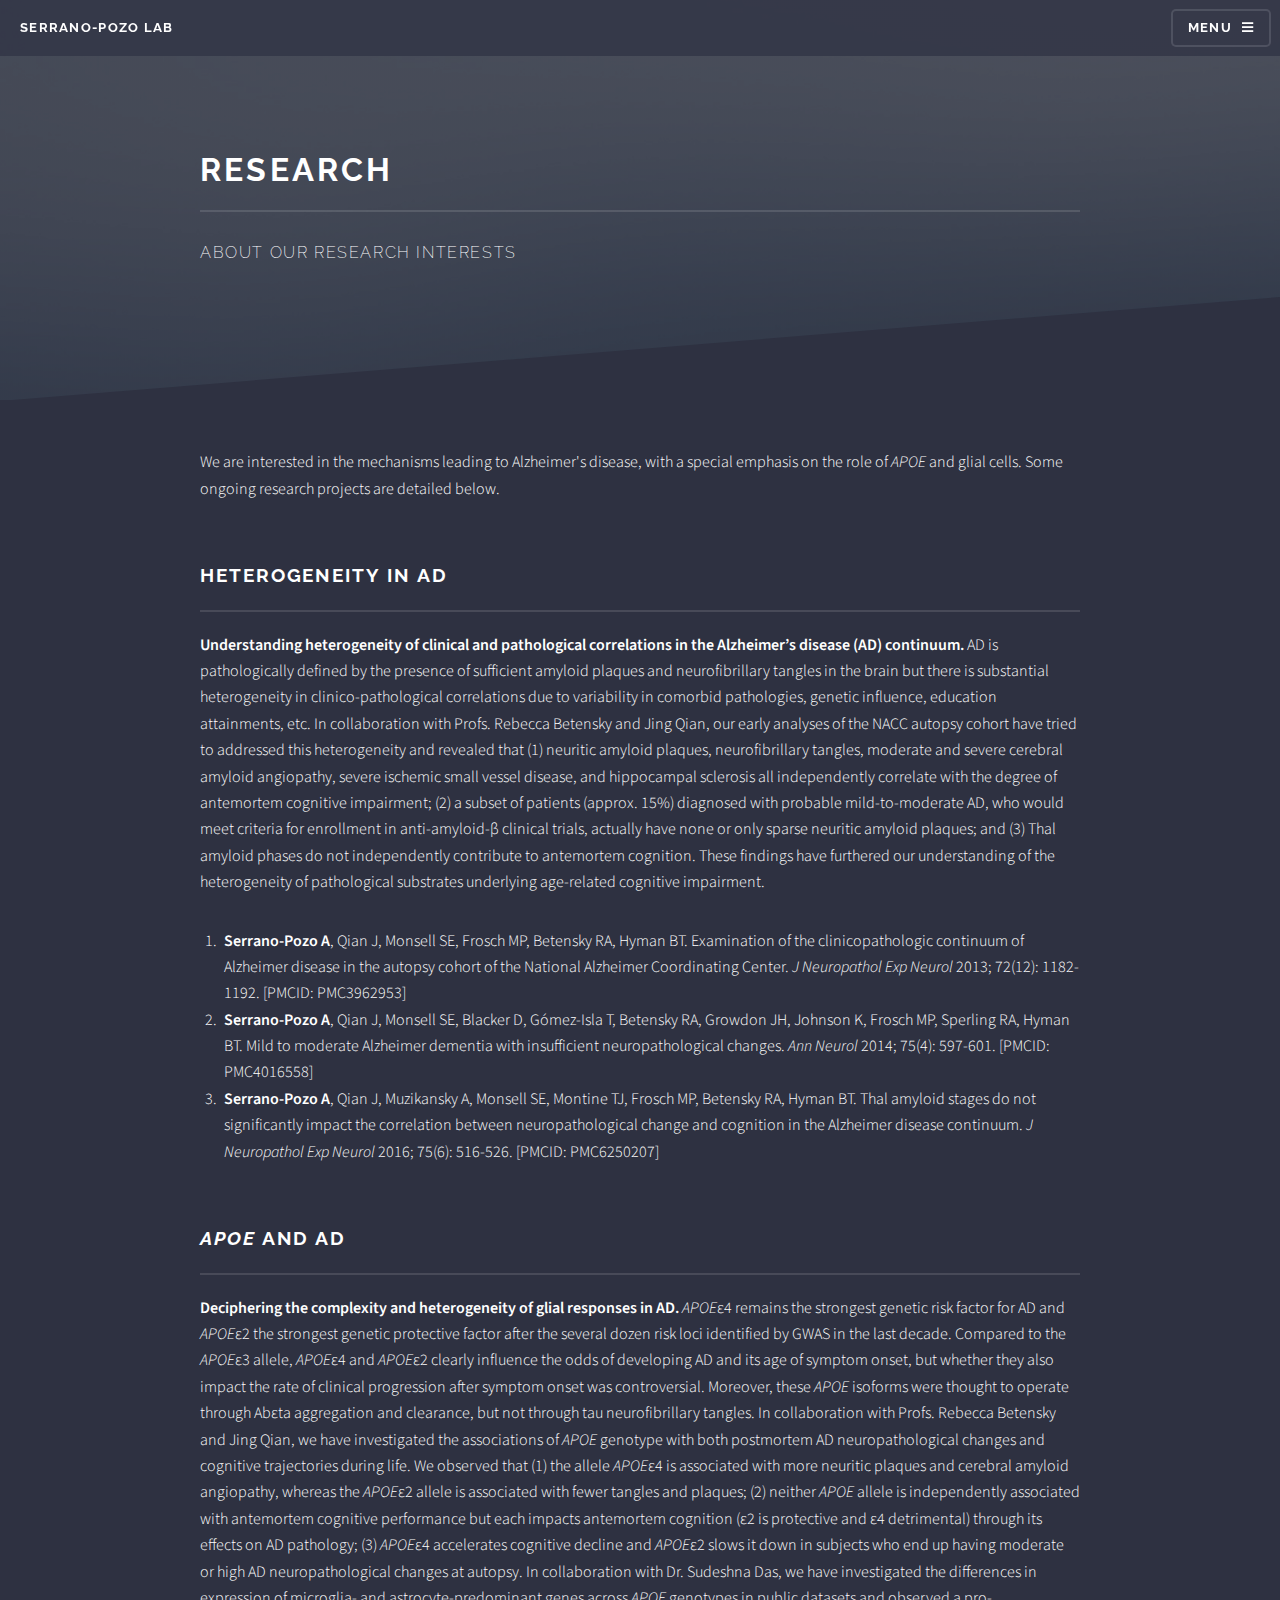
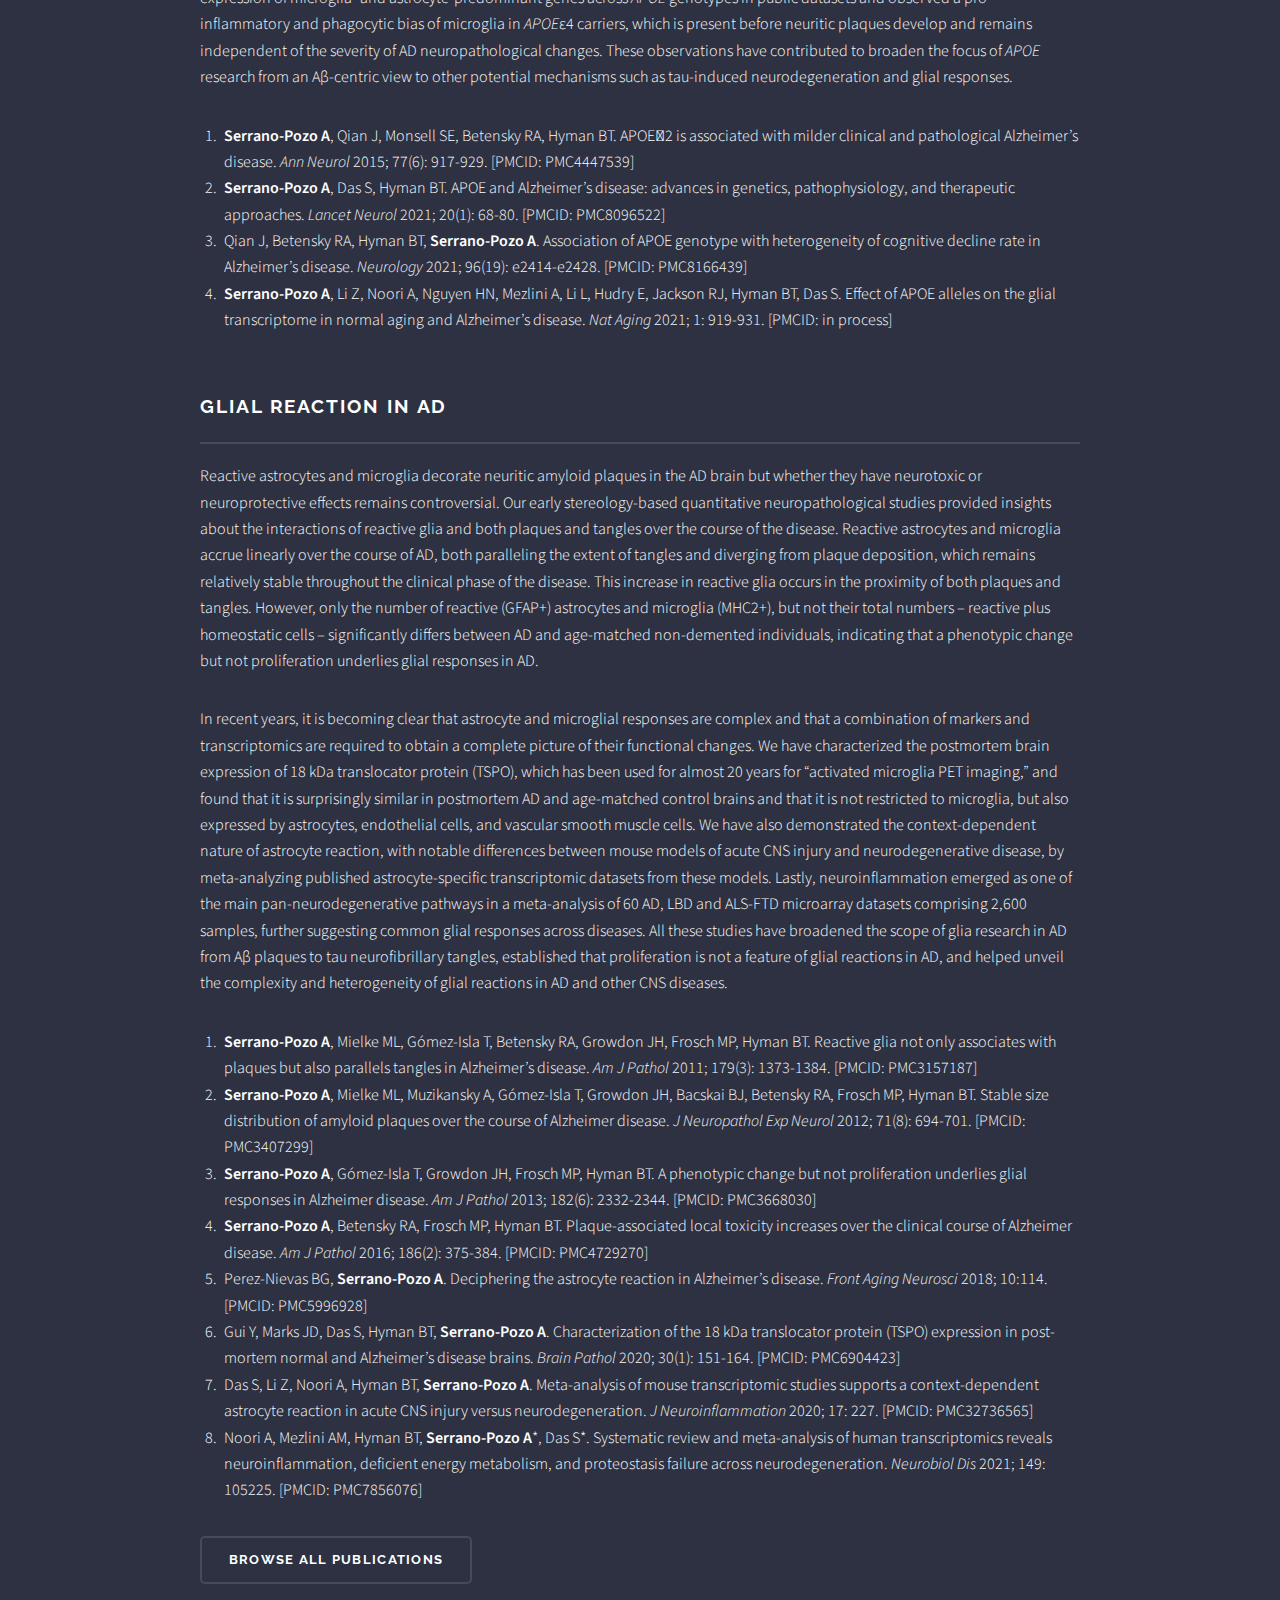
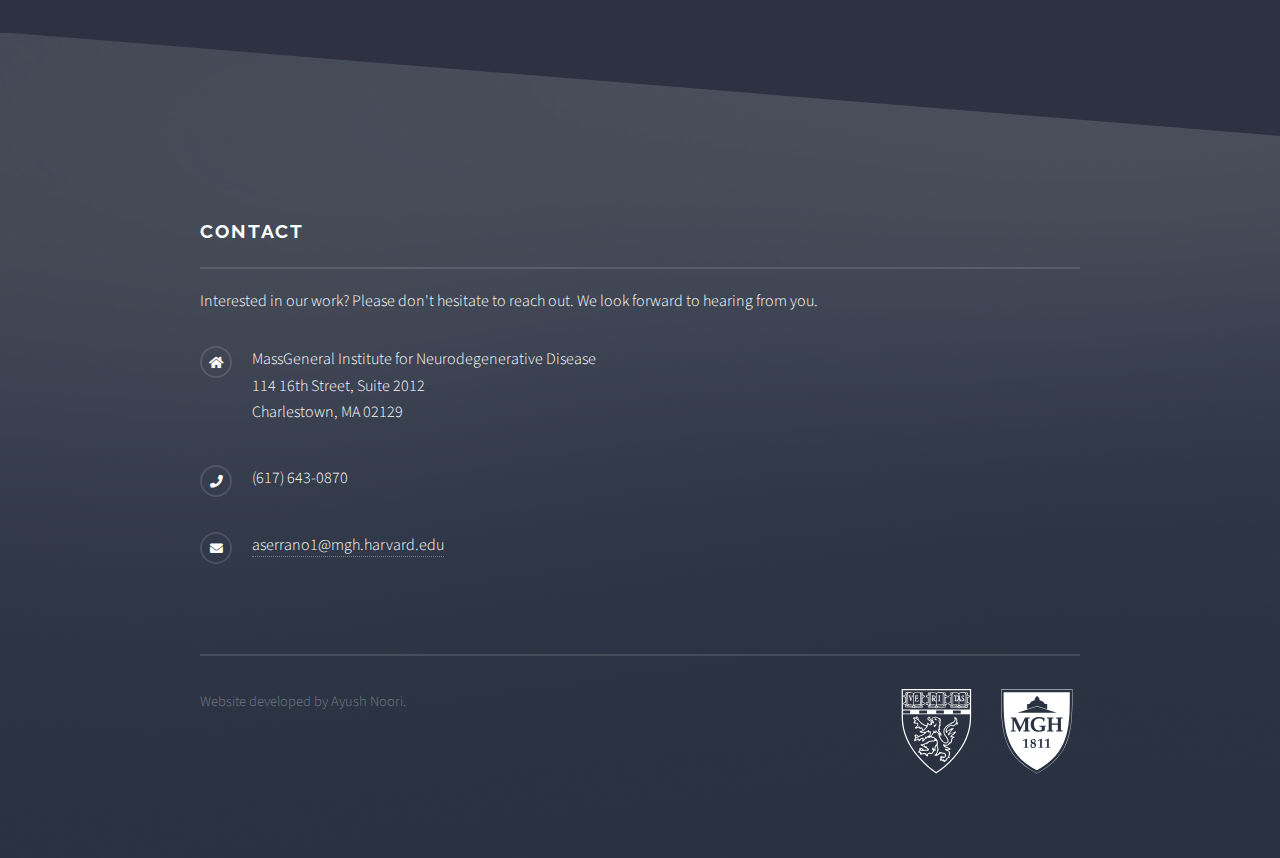
<file: research.html>
<!DOCTYPE HTML>
<html>
	<head>
		<title>Serrano-Pozo Lab</title>
		<meta charset="utf-8" />
		<meta name="viewport" content="width=device-width, initial-scale=1, user-scalable=no"/>
		<link rel="shortcut icon" type="image/svg" href="images/favicon.ico"/>
		<link rel="stylesheet" href="assets/css/main.css"/>
		<link rel="stylesheet" href="assets/css/custom.css"/>
		<noscript><link rel="stylesheet" href="assets/css/noscript.css"/></noscript>
	</head>
	<body class="is-preload">

		<!-- Page Wrapper -->
			<div id="page-wrapper">

				<!-- Header -->
					<header id="header">
						<h1><a href="https://www.serranopozolab.org">Serrano-Pozo Lab</a></h1>
						<nav>
							<a href="#menu">Menu</a>
						</nav>
					</header>

				<!-- Menu -->
					<nav id="menu">
						<div class="inner">
							<h2>Menu</h2>
							<ul class="links">
								<li><a href="https://www.serranopozolab.org">Home</a></li>
								<li><a href="https://www.serranopozolab.org/research">Research</a></li>
								<li><a href="https://www.serranopozolab.org/team">Team</a></li>
								<li><a href="https://www.serranopozolab.org/location">Location</a></li>
								<li><a href="https://www.serranopozolab.org/publications">Publications</a></li>
								<li><a href="#contact">Contact</a></li>
							</ul>
							<a href="#" class="close">Close</a>
						</div>
					</nav>

				<!-- Wrapper -->
					<section id="wrapper">
						<header>
							<div class="inner">
								<h2>Research</h2>
								<p>About our research interests</p>
							</div>
						</header>

						<!-- Content -->
							<div class="wrapper">
								<div class="inner">

									We are interested in the mechanisms leading to Alzheimer's disease, with a special emphasis on the role of <i>APOE</i> and glial cells. Some ongoing research projects are detailed below.

									<h2 class="major" style = "margin-top: 3em;">Heterogeneity in AD</h2>

									<p><strong>Understanding heterogeneity of clinical and pathological correlations in the Alzheimer’s disease (AD) continuum.</strong> AD is pathologically defined by the presence of sufficient amyloid plaques and neurofibrillary tangles in the brain but there is substantial heterogeneity in clinico-pathological correlations due to variability in comorbid pathologies, genetic influence, education attainments, etc. In collaboration with Profs. Rebecca Betensky and Jing Qian, our early analyses of the NACC autopsy cohort have tried to addressed this heterogeneity and revealed that (1) neuritic amyloid plaques, neurofibrillary tangles, moderate and severe cerebral amyloid angiopathy, severe ischemic small vessel disease, and hippocampal sclerosis all independently correlate with the degree of antemortem cognitive impairment; (2) a subset of patients (approx. 15%) diagnosed with probable mild-to-moderate AD, who would meet criteria for enrollment in anti-amyloid-β clinical trials, actually have none or only sparse neuritic amyloid plaques; and (3) Thal amyloid phases do not independently contribute to antemortem cognition. These findings have furthered our understanding of the heterogeneity of pathological substrates underlying age-related cognitive impairment.</p>

									<ol>
										<li><strong>Serrano-Pozo A</strong>, Qian J, Monsell SE, Frosch MP, Betensky RA, Hyman BT. Examination of the clinicopathologic continuum of Alzheimer disease in the autopsy cohort of the National Alzheimer Coordinating Center. <i>J Neuropathol Exp Neurol</i> 2013; 72(12): 1182-1192. [PMCID: PMC3962953]</li>
										<li><strong>Serrano-Pozo A</strong>, Qian J, Monsell SE, Blacker D, Gómez-Isla T, Betensky RA, Growdon JH, Johnson K, Frosch MP, Sperling RA, Hyman BT. Mild to moderate Alzheimer dementia with insufficient neuropathological changes. <i>Ann Neurol</i> 2014; 75(4): 597-601. [PMCID: PMC4016558]</li>
										<li><strong>Serrano-Pozo A</strong>, Qian J, Muzikansky A, Monsell SE, Montine TJ, Frosch MP, Betensky RA, Hyman BT. Thal amyloid stages do not significantly impact the correlation between neuropathological change and cognition in the Alzheimer disease continuum. <i>J Neuropathol Exp Neurol</i> 2016; 75(6): 516-526. [PMCID: PMC6250207] </li>
									</ol>

									<h2 class="major" style = "margin-top: 3em;"><i>APOE</i> and AD</h2>

									<p><strong>Deciphering the complexity and heterogeneity of glial responses in AD.</strong> <i>APOE</i>ε4 remains the strongest genetic risk factor for AD and <i>APOE</i>ε2 the strongest genetic protective factor after the several dozen risk loci identified by GWAS in the last decade. Compared to the <i>APOE</i>ε3 allele, <i>APOE</i>ε4 and <i>APOE</i>ε2 clearly influence the odds of developing AD and its age of symptom onset, but whether they also impact the rate of clinical progression after symptom onset was controversial. Moreover, these <i>APOE</i> isoforms were thought to operate through Abεta aggregation and clearance, but not through tau neurofibrillary tangles. In collaboration with Profs. Rebecca Betensky and Jing Qian, we have investigated the associations of <i>APOE</i> genotype with both postmortem AD neuropathological changes and cognitive trajectories during life. We observed that (1) the allele <i>APOE</i>ε4 is associated with more neuritic plaques and cerebral amyloid angiopathy, whereas the <i>APOE</i>ε2 allele is associated with fewer tangles and plaques; (2) neither <i>APOE</i> allele is independently associated with antemortem cognitive performance but each impacts antemortem cognition (ε2 is protective and ε4 detrimental) through its effects on AD pathology; (3) <i>APOE</i>ε4 accelerates cognitive decline and <i>APOE</i>ε2 slows it down in subjects who end up having moderate or high AD neuropathological changes at autopsy. In collaboration with Dr. Sudeshna Das, we have investigated the differences in expression of microglia- and astrocyte-predominant genes across <i>APOE</i> genotypes in public datasets and observed a pro-inflammatory and phagocytic bias of microglia in <i>APOE</i>ε4 carriers, which is present before neuritic plaques develop and remains independent of the severity of AD neuropathological changes. These observations have contributed to broaden the focus of <i>APOE</i> research from an Aβ-centric view to other potential mechanisms such as tau-induced neurodegeneration and glial responses.</p>

									<ol>
										<li><strong>Serrano-Pozo A</strong>, Qian J, Monsell SE, Betensky RA, Hyman BT. APOE2 is associated with milder clinical and pathological Alzheimer’s disease. <i>Ann Neurol</i> 2015; 77(6): 917-929. [PMCID: PMC4447539]</li>
										<li><strong>Serrano-Pozo A</strong>, Das S, Hyman BT. APOE and Alzheimer’s disease: advances in genetics, pathophysiology, and therapeutic approaches. <i>Lancet Neurol</i> 2021; 20(1): 68-80. [PMCID: PMC8096522]</li>
										<li>Qian J, Betensky RA, Hyman BT, <strong>Serrano-Pozo A</strong>. Association of APOE genotype with heterogeneity of cognitive decline rate in Alzheimer’s disease. <i>Neurology</i> 2021; 96(19): e2414-e2428. [PMCID: PMC8166439]</li>
										<li><strong>Serrano-Pozo A</strong>, Li Z, Noori A, Nguyen HN, Mezlini A, Li L, Hudry E, Jackson RJ, Hyman BT, Das S. Effect of APOE alleles on the glial transcriptome in normal aging and Alzheimer’s disease. <i>Nat Aging</i> 2021; 1: 919-931. [PMCID: in process]</li>											
									</ol>

									<h2 class="major" style = "margin-top: 3em;">Glial Reaction in AD</h2>

									<p>Reactive astrocytes and microglia decorate neuritic amyloid plaques in the AD brain but whether they have neurotoxic or neuroprotective effects remains controversial. Our early stereology-based quantitative neuropathological studies provided insights about the interactions of reactive glia and both plaques and tangles over the course of the disease. Reactive astrocytes and microglia accrue linearly over the course of AD, both paralleling the extent of tangles and diverging from plaque deposition, which remains relatively stable throughout the clinical phase of the disease. This increase in reactive glia occurs in the proximity of both plaques and tangles. However, only the number of reactive (GFAP+) astrocytes and microglia (MHC2+), but not their total numbers – reactive plus homeostatic cells – significantly differs between AD and age-matched non-demented individuals, indicating that a phenotypic change but not proliferation underlies glial responses in AD.</p>
									
									<p>In recent years, it is becoming clear that astrocyte and microglial responses are complex and that a combination of markers and transcriptomics are required to obtain a complete picture of their functional changes. We have characterized the postmortem brain expression of 18 kDa translocator protein (TSPO), which has been used for almost 20 years for “activated microglia PET imaging,” and found that it is surprisingly similar in postmortem AD and age-matched control brains and that it is not restricted to microglia, but also expressed by astrocytes, endothelial cells, and vascular smooth muscle cells. We have also demonstrated the context-dependent nature of astrocyte reaction, with notable differences between mouse models of acute CNS injury and neurodegenerative disease, by meta-analyzing published astrocyte-specific transcriptomic datasets from these models. Lastly, neuroinflammation emerged as one of the main pan-neurodegenerative pathways in a meta-analysis of 60 AD, LBD and ALS-FTD microarray datasets comprising 2,600 samples, further suggesting common glial responses across diseases. All these studies have broadened the scope of glia research in AD from Aβ plaques to tau neurofibrillary tangles, established that proliferation is not a feature of glial reactions in AD, and helped unveil the complexity and heterogeneity of glial reactions in AD and other CNS diseases.</p>

									<ol>
										<li><strong>Serrano-Pozo A</strong>, Mielke ML, Gómez-Isla T, Betensky RA, Growdon JH, Frosch MP, Hyman BT. Reactive glia not only associates with plaques but also parallels tangles in Alzheimer’s disease. <i>Am J Pathol</i> 2011; 179(3): 1373-1384. [PMCID: PMC3157187]</li>
										<li><strong>Serrano-Pozo A</strong>, Mielke ML, Muzikansky A, Gómez-Isla T, Growdon JH, Bacskai BJ, Betensky RA, Frosch MP, Hyman BT. Stable size distribution of amyloid plaques over the course of Alzheimer disease. <i>J Neuropathol Exp Neurol</i> 2012; 71(8): 694-701. [PMCID: PMC3407299]</li>
										<li><strong>Serrano-Pozo A</strong>, Gómez-Isla T, Growdon JH, Frosch MP, Hyman BT. A phenotypic change but not proliferation underlies glial responses in Alzheimer disease. <i>Am J Pathol</i> 2013; 182(6): 2332-2344. [PMCID: PMC3668030]</li>
										<li><strong>Serrano-Pozo A</strong>, Betensky RA, Frosch MP, Hyman BT. Plaque-associated local toxicity increases over the clinical course of Alzheimer disease. <i>Am J Pathol</i> 2016; 186(2): 375-384. [PMCID: PMC4729270]</li>
										<li>Perez-Nievas BG, <strong>Serrano-Pozo A</strong>. Deciphering the astrocyte reaction in Alzheimer’s disease. <i>Front Aging Neurosci</i> 2018; 10:114. [PMCID: PMC5996928]</li>
										<li>Gui Y, Marks JD, Das S, Hyman BT, <strong>Serrano-Pozo A</strong>. Characterization of the 18 kDa translocator protein (TSPO) expression in post-mortem normal and Alzheimer’s disease brains. <i>Brain Pathol</i> 2020; 30(1): 151-164. [PMCID: PMC6904423]</li>
										<li>Das S, Li Z, Noori A, Hyman BT, <strong>Serrano-Pozo A</strong>. Meta-analysis of mouse transcriptomic studies supports a context-dependent astrocyte reaction in acute CNS injury versus neurodegeneration. <i>J Neuroinflammation</i> 2020; 17: 227. [PMCID: PMC32736565]</li>
										<li>Noori A, Mezlini AM, Hyman BT, <strong>Serrano-Pozo A</strong>*, Das S*. Systematic review and meta-analysis of human transcriptomics reveals neuroinflammation, deficient energy metabolism, and proteostasis failure across neurodegeneration. <i>Neurobiol Dis</i> 2021; 149: 105225. [PMCID: PMC7856076]</li>
									</ol>

									<ul class="actions">
										<li><a href="https://www.serranopozolab.org/publications" class="button">Browse All Publications</a></li>
									</ul>

								</div>
							</div>

					</section>

				<!-- Footer -->
					<section id="footer">
						<div class="inner">
							<h2 class="major" id="contact">Contact</h2>
							<p>Interested in our work? Please don't hesitate to reach out. We look forward to hearing from you.</p>
							<ul class="contact">
								<li class="icon solid fa-home">
									MassGeneral Institute for Neurodegenerative Disease<br/>
									114 16th Street, Suite 2012<br/>
									Charlestown, MA 02129
								</li>
								<li class="icon solid fa-phone">(617) 643-0870</li>
								<li class="icon solid fa-envelope"><a href="mailto:aserrano1@mgh.harvard.edu">aserrano1@mgh.harvard.edu</a></li>
							</ul>
							<ul class="copyright">
								<li>Website developed by Ayush Noori.</li>
								<li style="float: right; border-left: none; padding-left: 0em;"><a href="https://www.massgeneral.org/" class="image" target="_blank" rel="noopener noreferrer"><img src="images/MGH_logo.svg" style="height: 6em;" alt=""/></a></li>
								<li style="float: right; border-left: none; padding-left: 0em;"><a href="https://hms.harvard.edu/" class="image" target="_blank" rel="noopener noreferrer"><img src="images/HMS_logo.svg" style="height: 6em;" alt=""/></a></li>
							</ul>
						</div>
					</section>

			</div>

		<!-- Scripts -->
			<script src="assets/js/jquery.min.js"></script>
			<script src="assets/js/jquery.scrollex.min.js"></script>
			<script src="assets/js/browser.min.js"></script>
			<script src="assets/js/breakpoints.min.js"></script>
			<script src="assets/js/util.js"></script>
			<script src="assets/js/main.js"></script>

	</body>
</html>
</file>
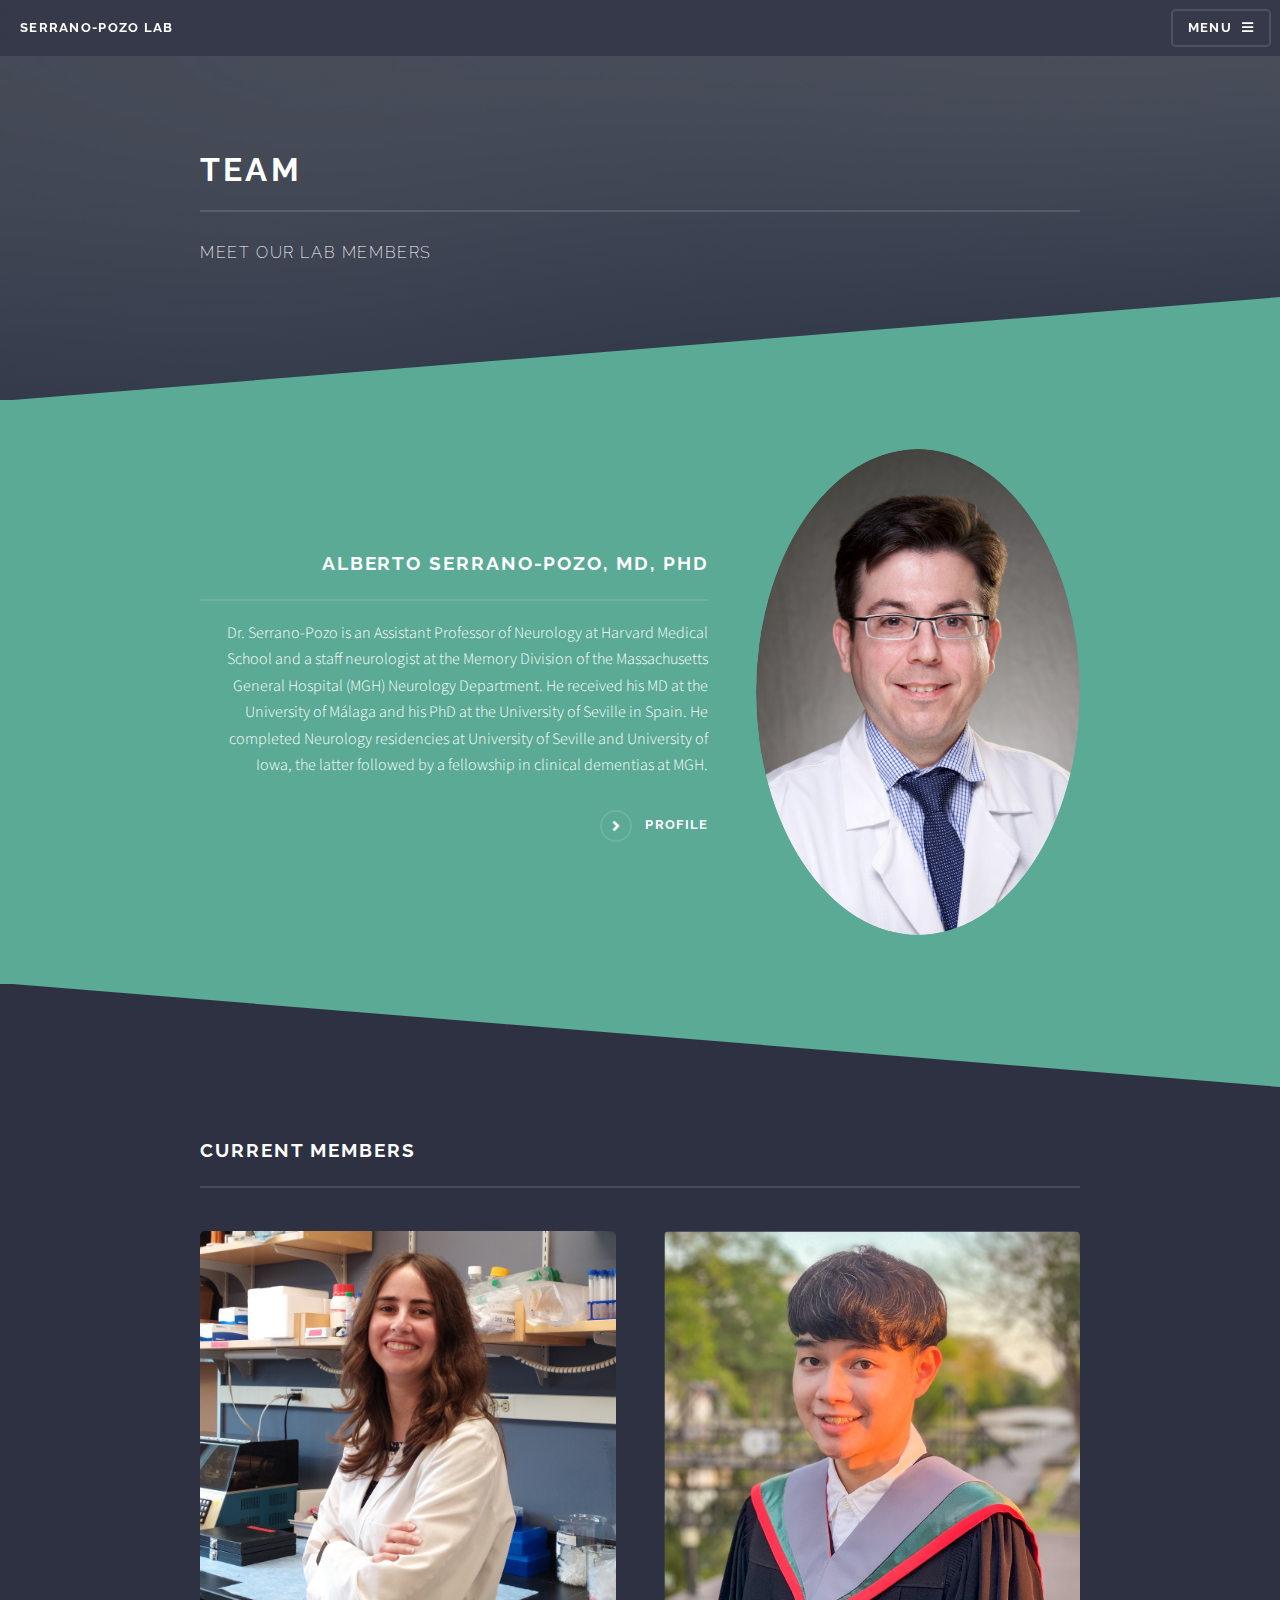
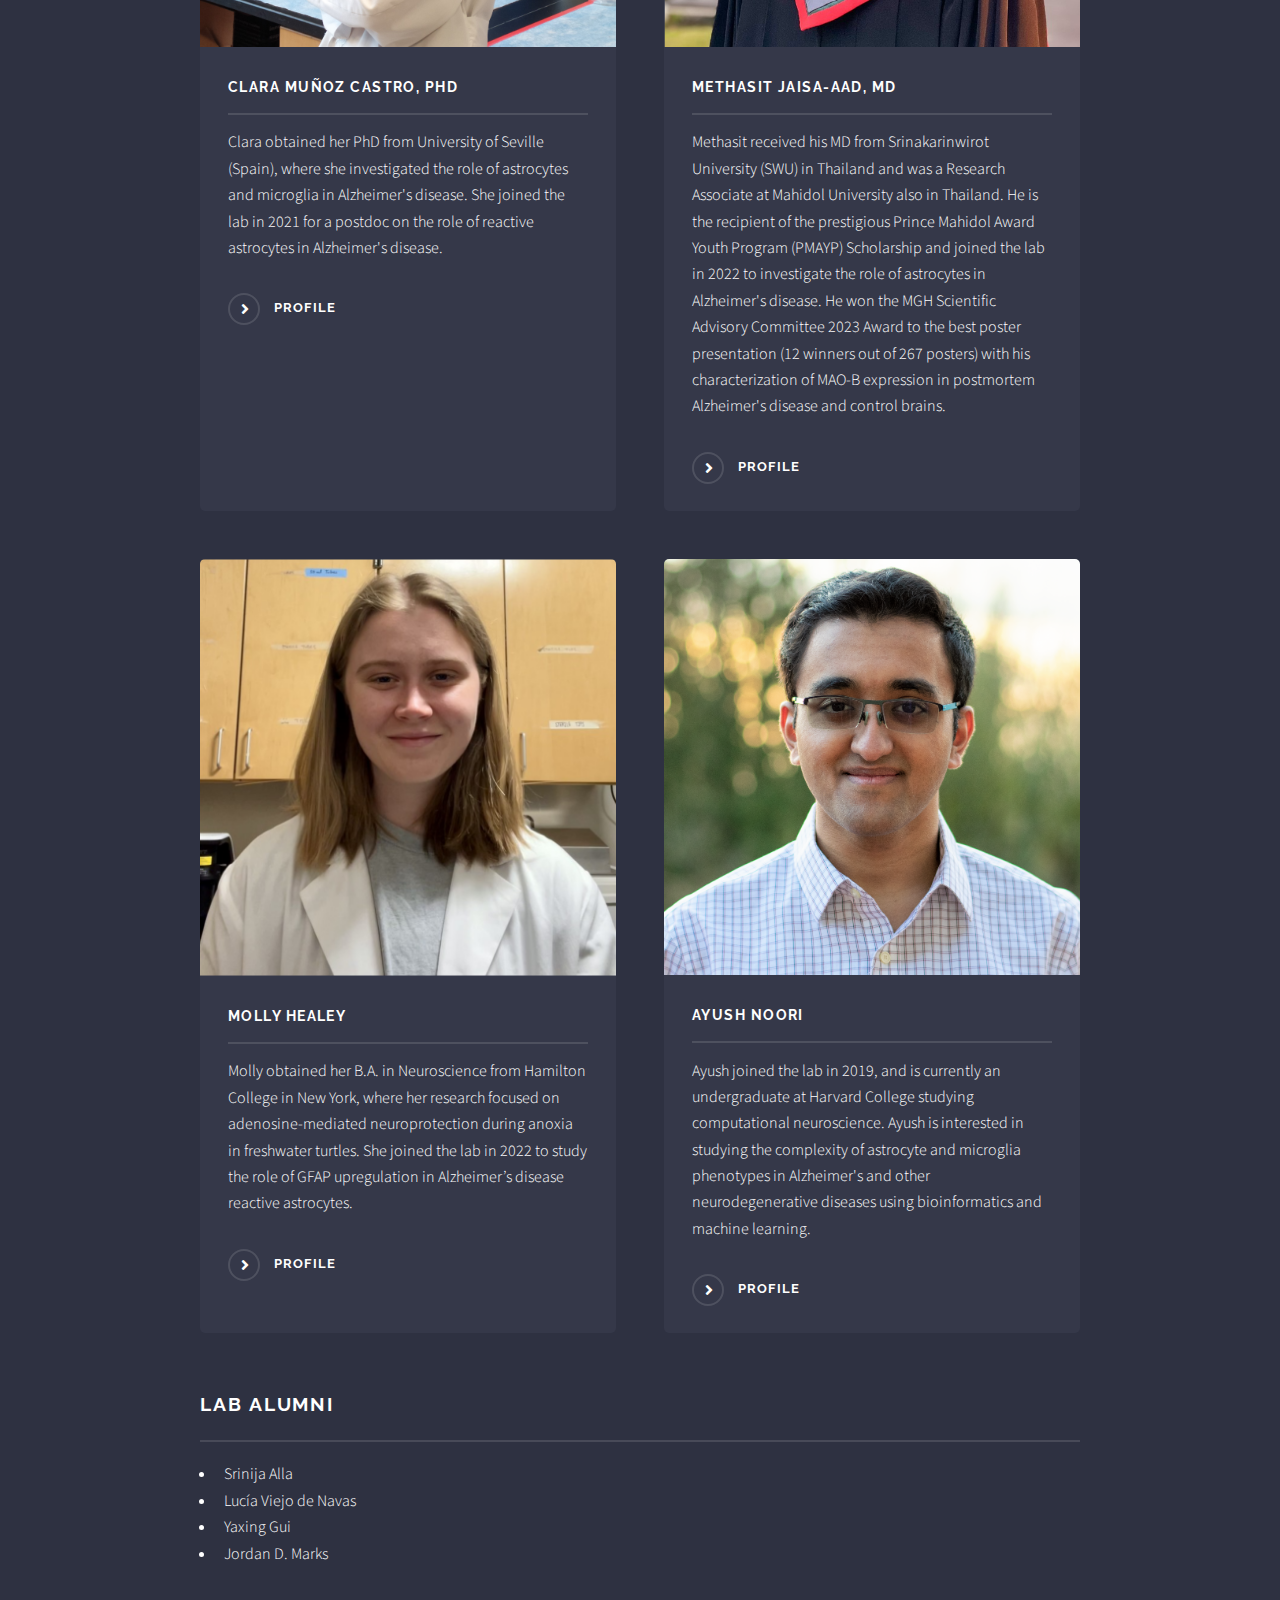
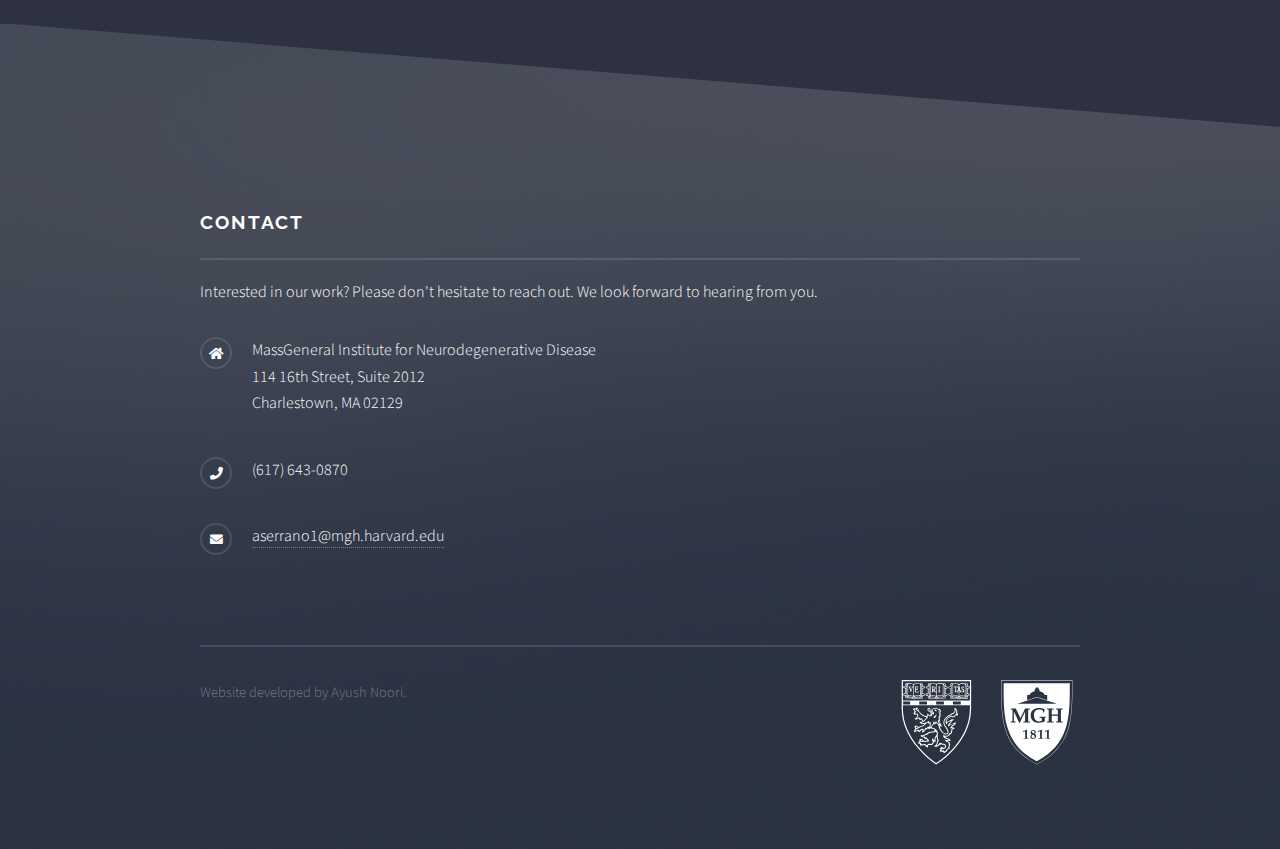
<file: team.html>
<!DOCTYPE HTML>
<html>
	<head>
		<title>Serrano-Pozo Lab</title>
		<meta charset="utf-8" />
		<meta name="viewport" content="width=device-width, initial-scale=1, user-scalable=no"/>
		<link rel="shortcut icon" type="image/svg" href="images/favicon.ico"/>
		<link rel="stylesheet" href="assets/css/main.css"/>
		<link rel="stylesheet" href="assets/css/custom.css"/>
		<noscript><link rel="stylesheet" href="assets/css/noscript.css"/></noscript>
		<noscript><style>#bibtex{display: block;}</style></noscript>
	</head>
	<body class="is-preload">

		<!-- Page Wrapper -->
			<div id="page-wrapper">

				<!-- Header -->
					<header id="header">
						<h1><a href="https://www.serranopozolab.org">Serrano-Pozo Lab</a></h1>
						<nav>
							<a href="#menu">Menu</a>
						</nav>
					</header>

				<!-- Menu -->
					<nav id="menu">
						<div class="inner">
							<h2>Menu</h2>
							<ul class="links">
								<li><a href="https://www.serranopozolab.org">Home</a></li>
								<li><a href="https://www.serranopozolab.org/research">Research</a></li>
								<li><a href="https://www.serranopozolab.org/team">Team</a></li>
								<li><a href="https://www.serranopozolab.org/location">Location</a></li>
								<li><a href="https://www.serranopozolab.org/publications">Publications</a></li>
								<li><a href="#contact">Contact</a></li>
							</ul>
							<a href="#" class="close">Close</a>
						</div>
					</nav>

				<!-- Wrapper -->
					<section id="wrapper">
						<header>
							<div class="inner">
								<h2>Team</h2>
								<p>Meet Our Lab Members</p>
							</div>
						</header>

						<!-- Content -->
							<div class="wrapper">

							<section id="one" class="wrapper spotlight style1">
								<div class="inner">
									<a href="#" class="image" style="width: 35em;"><img src="images/alberto_serranopozo.jpg" alt="" /></a>
									<div class="content">
										<h2 class="major">Alberto Serrano-Pozo, MD, PhD</h2>
										<p>Dr. Serrano-Pozo is an Assistant Professor of Neurology at Harvard Medical School and a staff neurologist at the Memory Division of the Massachusetts General Hospital (MGH) Neurology Department. He received his MD at the University of Málaga and his PhD at the University of Seville in Spain. He completed Neurology residencies at University of Seville and University of Iowa, the latter followed by a fellowship in clinical dementias at MGH.</p>
										<a href="https://researchers.mgh.harvard.edu/profile?profile_id=16258312" class="special" target="_blank" rel="noopener noreferrer">Profile</a>
									</div>
								</div>
							</section>

								<div class="inner">

									<h2 class="major">Current Members</h2>

									<section class="features">
										<article>
											<a href="#" class="image"><img src="images/clara_munozcastro.jpg" alt="" /></a>
											<h3 class="major">Clara Muñoz Castro, PhD</h3>
											<p>Clara obtained her PhD from University of Seville (Spain), where she investigated the role of astrocytes and microglia in Alzheimer's disease. She joined the lab in 2021 for a postdoc on the role of reactive astrocytes in Alzheimer's disease.</p>
											<a href="https://es.linkedin.com/in/clara-muñoz-castro-7046b3141" class="special" target="_blank" rel="noopener noreferrer">Profile</a>
										</article>
										<article>
											<a href="#" class="image"><img src="images/methasit_jaisa-aad.png" alt="" /></a>
											<h3 class="major">Methasit Jaisa-aad, MD</h3>
											<p>Methasit received his MD from Srinakarinwirot University (SWU) in Thailand and was a Research Associate at Mahidol University also in Thailand. He is the recipient of the prestigious Prince Mahidol Award Youth Program (PMAYP) Scholarship and joined the lab in 2022 to investigate the role of astrocytes in Alzheimer's disease. He won the MGH Scientific Advisory Committee 2023 Award to the best poster presentation (12 winners out of 267 posters) with his characterization of MAO-B expression in postmortem Alzheimer's disease and control brains.</p>
											<a href="https://www.linkedin.com/in/methasit-jaisa-aad-20443012a/" class="special" target="_blank" rel="noopener noreferrer">Profile</a>
										</article>
										<article>
											<a href="#" class="image"><img src="images/molly_healey.png" alt="" /></a>
											<h3 class="major">Molly Healey</h3>
											<p>Molly obtained her B.A. in Neuroscience from Hamilton College in New York, where her research focused on adenosine-mediated neuroprotection during anoxia in freshwater turtles. She joined the lab in 2022 to study the role of GFAP upregulation in Alzheimer’s disease reactive astrocytes.</p>
											<a href="https://www.linkedin.com/in/molly-healey-4471361a5/" class="special" target="_blank" rel="noopener noreferrer">Profile</a>
										</article>
										<article>
											<a href="#" class="image"><img src="images/ayush_noori.png" alt="" /></a>
											<h3 class="major">Ayush Noori</h3>
											<p>Ayush joined the lab in 2019, and is currently an undergraduate at Harvard College studying computational neuroscience. Ayush is interested in studying the complexity of astrocyte and microglia phenotypes in Alzheimer's and other neurodegenerative diseases using bioinformatics and machine learning.</p>
											<a href="https://www.ayushnoori.com" class="special" target="_blank" rel="noopener noreferrer">Profile</a>
										</article>
									</section>

									<h2 class="major">Lab Alumni</h2>

									<ul style = "margin-bottom: 2.5em;">
										<li>Srinija Alla</li>
										<li>Lucía Viejo de Navas</li>
										<li>Yaxing Gui</li>
										<li>Jordan D. Marks</li>
									</ul>

								</div>
							</div>

					</section>

				<!-- Footer -->
					<section id="footer">
						<div class="inner">
							<h2 class="major" id="contact">Contact</h2>
							<p>Interested in our work? Please don't hesitate to reach out. We look forward to hearing from you.</p>
							<ul class="contact">
								<li class="icon solid fa-home">
									MassGeneral Institute for Neurodegenerative Disease<br/>
									114 16th Street, Suite 2012<br/>
									Charlestown, MA 02129
								</li>
								<li class="icon solid fa-phone">(617) 643-0870</li>
								<li class="icon solid fa-envelope"><a href="mailto:aserrano1@mgh.harvard.edu">aserrano1@mgh.harvard.edu</a></li>
							</ul>
							<ul class="copyright">
								<li>Website developed by Ayush Noori.</li>
								<li style="float: right; border-left: none; padding-left: 0em;"><a href="https://www.massgeneral.org/" class="image" target="_blank" rel="noopener noreferrer"><img src="images/MGH_logo.svg" style="height: 6em;" alt=""/></a></li>
								<li style="float: right; border-left: none; padding-left: 0em;"><a href="https://hms.harvard.edu/" class="image" target="_blank" rel="noopener noreferrer"><img src="images/HMS_logo.svg" style="height: 6em;" alt=""/></a></li>
							</ul>
						</div>
					</section>

			</div>

		<!-- Scripts -->
			<script src="assets/js/jquery.min.js"></script>
			<script src="assets/js/jquery.scrollex.min.js"></script>
			<script src="assets/js/browser.min.js"></script>
			<script src="assets/js/breakpoints.min.js"></script>
			<script src="assets/js/util.js"></script>
			<script src="assets/js/main.js"></script>

	</body>
</html>
</file>
<file: assets/css/custom.css>
html {
    scroll-behavior: smooth;
  }
</file>
<file: assets/css/noscript.css>
/*
	Solid State by HTML5 UP
	html5up.net | @ajlkn
	Free for personal and commercial use under the CCA 3.0 license (html5up.net/license)
*/

/* Banner */

	body.is-preload #banner .logo {
		-moz-transform: none;
		-webkit-transform: none;
		-ms-transform: none;
		transform: none;
		opacity: 1;
	}

	body.is-preload #banner h2 {
		opacity: 1;
		-moz-transform: none;
		-webkit-transform: none;
		-ms-transform: none;
		transform: none;
		-moz-filter: none;
		-webkit-filter: none;
		-ms-filter: none;
		filter: none;
	}

	body.is-preload #banner p {
		opacity: 01;
		-moz-transform: none;
		-webkit-transform: none;
		-ms-transform: none;
		transform: none;
		-moz-filter: none;
		-webkit-filter: none;
		-ms-filter: none;
		filter: none;
	}
</file>
<file: assets/css/bib-publication-list.css>
span.undefined { color:red; }
.bibtable {width:100%; margin: 0 auto; clear: both;}
.bibchart { width: 100%; height: 100px; margin-bottom: 20px;}
.clear {clear:both;}
.year { position: relative; border-bottom: 1px solid black; display: inline-block;}
.yearlabel { position: absolute; bottom: -30px; text-align: center; width: 100%; font-size: smaller;}
.pub { border: 1px solid white; background-color: #eee; }
.inproceedings { background-color: #ccf; }
.incollection { background-color: #ccf; } /* same as inproceedings */
.article { background-color: #beb; }

/* new classes */
.originalarticle { background-color: #beb; }
.reviewarticle { background-color: #b77; }
.editorialarticle { background-color: #eea; }

.inbook { background-color: #eaa; }
.phdthesis { background-color: #999; }
.unpublished { background-color: #eae; }
.misc { background-color: #eae; } /* same as unpublished */
.mastersthesis { background-color: #eea; }
.techreport { background-color: #b77; }
.proceedings { background-color: #9494ff; }
.book { background-color: #ed7878; }
.legend .pub { width: 10px; height: 10px; display: inline-block; margin: 0 5px 0 15px;}
.legend { margin-bottom: 24px; padding-top: 12px; text-align: center; width: 100%;}
table.display thead th { padding: 3px 18px 3px 10px; font-weight: bold; cursor: pointer; cursor: hand; }
table.display tfoot th { padding: 3px 10px; font-weight: bold; }
/* table.display td { padding: 3px 10px; } */
table.display td.center { text-align: center; }
table.display { margin-top: 24px; }
.sorting_asc { background: url('lib/images/sort_asc.png') no-repeat center right; }
.sorting_desc { background: url('lib/images/sort_desc.png') no-repeat center right; }
.sorting { background: url('lib/images/sort_both.png') no-repeat center right; }
.sorting_asc_disabled { background: url('lib/images/sort_asc_disabled.png') no-repeat center right; }
.sorting_desc_disabled { background: url('lib/images/sort_desc_disabled.png') no-repeat center right; }
/* tr.odd { background-color: #eee; } */
/* tr.even { background-color: white; } */
div.hidden { display: none;}
div.bibinfo { width: 80%; position: fixed; top: 100px; left: 10%; background-color: #bbb;  padding: 10px; -moz-border-radius:10px; -webkit-border-radius:10px; -o-border-radius:10px; border-radius:10px; z-index: 50;}
/* border: 3px solid #fff; */
#shutter { background-color: #555; opacity: 0.7; width:100%; height: 100%; position: fixed; top: 0; left:0; z-index: 20;}
a.bibclose { background-color: #BBBBBB; border: 3px solid #FFFFFF; color: black; float: left; font-size: 20px; height: 20px; left: -25px; line-height: 20px; padding: 3px; position: relative; text-align: center; text-decoration: none; top: -25px; width: 20px; -moz-border-radius:15px; -webkit-border-radius:15px; -o-border-radius:15px; border-radius:15px; }
div.bibinfo pre { clear:both; }

#pubTable, #pubTable_wrapper {
    margin-top: 3em;
}

#pubTable {
    width: 100% !important;
}

#bibtex { display: none; }

/* .legend { display: none; } */

div.bibinfo pre {
    color: black;
    margin: 2em;
    overflow-x: auto;
    white-space: pre-wrap;
    white-space: -moz-pre-wrap;
    white-space: -pre-wrap;
    white-space: -o-pre-wrap;
    word-wrap: break-word;
    overflow-y: auto;
}

div.bibinfo {
    height: 50%;
    overflow-y: scroll;
}

a.bibclose { display: none; }

#pubTable_info {
    padding-top: 1em;
}
</file>
<file: assets/css/main.css>
@import url(fontawesome-all.min.css);
@import url("https://fonts.googleapis.com/css?family=Raleway:200,700|Source+Sans+Pro:300,600,300italic,600italic");

/*
	Solid State by HTML5 UP
	html5up.net | @ajlkn
	Free for personal and commercial use under the CCA 3.0 license (html5up.net/license)
*/

html, body, div, span, applet, object,
iframe, h1, h2, h3, h4, h5, h6, p, blockquote,
pre, a, abbr, acronym, address, big, cite,
code, del, dfn, em, img, ins, kbd, q, s, samp,
small, strike, strong, sub, sup, tt, var, b,
u, i, center, dl, dt, dd, ol, ul, li, fieldset,
form, label, legend, table, caption, tbody,
tfoot, thead, tr, th, td, article, aside,
canvas, details, embed, figure, figcaption,
footer, header, hgroup, menu, nav, output, ruby,
section, summary, time, mark, audio, video {
	margin: 0;
	padding: 0;
	border: 0;
	font-size: 100%;
	font: inherit;
	vertical-align: baseline;}

article, aside, details, figcaption, figure,
footer, header, hgroup, menu, nav, section {
	display: block;}

body {
	line-height: 1;
}

ol, ul {
	list-style: none;
}

blockquote, q {
	quotes: none;
}

	blockquote:before, blockquote:after, q:before, q:after {
		content: '';
		content: none;
	}

table {
	border-collapse: collapse;
	border-spacing: 0;
}

body {
	-webkit-text-size-adjust: none;
}

mark {
	background-color: transparent;
	color: inherit;
}

input::-moz-focus-inner {
	border: 0;
	padding: 0;
}

input, select, textarea {
	-moz-appearance: none;
	-webkit-appearance: none;
	-ms-appearance: none;
	appearance: none;
}

/* Basic */

	@-ms-viewport {
		width: device-width;
	}

	body {
		-ms-overflow-style: scrollbar;
	}

	@media screen and (max-width: 480px) {

		html, body {
			min-width: 320px;
		}

	}

	html {
		box-sizing: border-box;
	}

	*, *:before, *:after {
		box-sizing: inherit;
	}

	body {
		background-color: #2e3141;
		background-image: linear-gradient(to top, rgba(46, 49, 65, 0.8), rgba(46, 49, 65, 0.8)), url("../../images/bg.jpg");
		background-size: auto,
 cover;
		background-attachment: fixed,
 fixed;
		background-position: center,
 center;
	}

		body.is-preload *, body.is-preload *:before, body.is-preload *:after {
			-moz-animation: none !important;
			-webkit-animation: none !important;
			-ms-animation: none !important;
			animation: none !important;
			-moz-transition: none !important;
			-webkit-transition: none !important;
			-ms-transition: none !important;
			transition: none !important;
		}

/* Type */

	body, input, select, textarea {
		color: #ffffff;
		font-family: "Source Sans Pro", Helvetica, sans-serif;
		font-size: 16.5pt;
		font-weight: 300;
		line-height: 1.65;
	}

		@media screen and (max-width: 1680px) {

			body, input, select, textarea {
				font-size: 13pt;
			}

		}

		@media screen and (max-width: 1280px) {

			body, input, select, textarea {
				font-size: 12pt;
			}

		}

		@media screen and (max-width: 980px) {

			body, input, select, textarea {
				font-size: 12pt;
			}

		}

		@media screen and (max-width: 736px) {

			body, input, select, textarea {
				font-size: 12pt;
			}

		}

		@media screen and (max-width: 480px) {

			body, input, select, textarea {
				font-size: 12pt;
			}

		}

	a {
		-moz-transition: color 0.2s ease-in-out, border-bottom-color 0.2s ease-in-out;
		-webkit-transition: color 0.2s ease-in-out, border-bottom-color 0.2s ease-in-out;
		-ms-transition: color 0.2s ease-in-out, border-bottom-color 0.2s ease-in-out;
		transition: color 0.2s ease-in-out, border-bottom-color 0.2s ease-in-out;
		border-bottom: dotted 1px rgba(255, 255, 255, 0.35);
		color: #ffffff;
		text-decoration: none;
	}

		a:hover {
			border-bottom-color: transparent;
			color: #ffffff !important;
		}

		a.special:not(.button) {
			text-decoration: none;
			border-bottom: 0;
			display: block;
			font-family: Raleway, Helvetica, sans-serif;
			font-size: 0.8em;
			font-weight: 700;
			letter-spacing: 0.1em;
			margin: 0 0 2em 0;
			text-transform: uppercase;
		}

			a.special:not(.button):before {
				-moz-osx-font-smoothing: grayscale;
				-webkit-font-smoothing: antialiased;
				display: inline-block;
				font-style: normal;
				font-variant: normal;
				text-rendering: auto;
				line-height: 1;
				text-transform: none !important;
				font-family: 'Font Awesome 5 Free';
				font-weight: 900;
			}

			a.special:not(.button):before {
				-moz-transition: background-color 0.2s ease-in-out;
				-webkit-transition: background-color 0.2s ease-in-out;
				-ms-transition: background-color 0.2s ease-in-out;
				transition: background-color 0.2s ease-in-out;
				border-radius: 100%;
				border: solid 2px rgba(255, 255, 255, 0.125);
				content: '\f105';
				display: inline-block;
				font-size: 1.25em;
				height: 2em;
				line-height: 1.75em;
				margin-right: 0.85em;
				text-align: center;
				text-indent: 0.15em;
				vertical-align: middle;
				width: 2em;
			}

			a.special:not(.button):hover:before {
				background-color: rgba(255, 255, 255, 0.025);
			}

			a.special:not(.button):active:before {
				background-color: rgba(255, 255, 255, 0.075);
			}

	strong, b {
		color: #ffffff;
		font-weight: 600;
	}

	em, i {
		font-style: italic;
	}

	p {
		margin: 0 0 2em 0;
	}

	h1, h2, h3, h4, h5, h6 {
		color: #ffffff;
		font-family: Raleway, Helvetica, sans-serif;
		font-weight: 700;
		letter-spacing: 0.1em;
		margin: 0 0 1em 0;
		text-transform: uppercase;
	}

		h1 a, h2 a, h3 a, h4 a, h5 a, h6 a {
			color: inherit;
			text-decoration: none;
			border-bottom: 0;
		}

		h1 span, h2 span, h3 span, h4 span, h5 span, h6 span {
			font-weight: 200;
		}

		h1.major, h2.major, h3.major, h4.major, h5.major, h6.major {
			padding-bottom: 1em;
			border-bottom: solid 2px rgba(255, 255, 255, 0.125);
		}

	h2 {
		font-size: 1.2em;
	}

	h3 {
		font-size: 0.9em;
	}

	h4 {
		font-size: 0.7em;
	}

	h5 {
		font-size: 0.7em;
	}

	h6 {
		font-size: 0.7em;
	}

	@media screen and (max-width: 736px) {

		h2 {
			font-size: 1em;
		}

		h3 {
			font-size: 0.8em;
		}

	}

	sub {
		font-size: 0.8em;
		position: relative;
		top: 0.5em;
	}

	sup {
		font-size: 0.8em;
		position: relative;
		top: -0.5em;
	}

	blockquote {
		border-left: solid 4px rgba(255, 255, 255, 0.125);
		font-style: italic;
		margin: 0 0 2em 0;
		padding: 0.5em 0 0.5em 2em;
	}

	code {
		background: rgba(255, 255, 255, 0.025);
		border-radius: 5px;
		border: solid 2px rgba(255, 255, 255, 0.125);
		font-family: "Courier New", monospace;
		font-size: 0.9em;
		margin: 0 0.25em;
		padding: 0.25em 0.65em;
	}

	pre {
		-webkit-overflow-scrolling: touch;
		font-family: "Courier New", monospace;
		font-size: 0.9em;
		margin: 0 0 2em 0;
	}

		pre code {
			display: block;
			line-height: 1.75em;
			padding: 1em 1.5em;
			overflow-x: auto;
		}

	hr {
		border: 0;
		border-bottom: solid 2px rgba(255, 255, 255, 0.125);
		margin: 2.5em 0;
	}

		hr.major {
			margin: 4em 0;
		}

	.align-left {
		text-align: left;
	}

	.align-center {
		text-align: center;
	}

	.align-right {
		text-align: right;
	}

/* Row */

	.row {
		display: flex;
		flex-wrap: wrap;
		box-sizing: border-box;
		align-items: stretch;
	}

		.row > * {
			box-sizing: border-box;
		}

		.row.gtr-uniform > * > :last-child {
			margin-bottom: 0;
		}

		.row.aln-left {
			justify-content: flex-start;
		}

		.row.aln-center {
			justify-content: center;
		}

		.row.aln-right {
			justify-content: flex-end;
		}

		.row.aln-top {
			align-items: flex-start;
		}

		.row.aln-middle {
			align-items: center;
		}

		.row.aln-bottom {
			align-items: flex-end;
		}

		.row > .imp {
			order: -1;
		}

		.row > .col-1 {
			width: 8.33333%;
		}

		.row > .off-1 {
			margin-left: 8.33333%;
		}

		.row > .col-2 {
			width: 16.66667%;
		}

		.row > .off-2 {
			margin-left: 16.66667%;
		}

		.row > .col-3 {
			width: 25%;
		}

		.row > .off-3 {
			margin-left: 25%;
		}

		.row > .col-4 {
			width: 33.33333%;
		}

		.row > .off-4 {
			margin-left: 33.33333%;
		}

		.row > .col-5 {
			width: 41.66667%;
		}

		.row > .off-5 {
			margin-left: 41.66667%;
		}

		.row > .col-6 {
			width: 50%;
		}

		.row > .off-6 {
			margin-left: 50%;
		}

		.row > .col-7 {
			width: 58.33333%;
		}

		.row > .off-7 {
			margin-left: 58.33333%;
		}

		.row > .col-8 {
			width: 66.66667%;
		}

		.row > .off-8 {
			margin-left: 66.66667%;
		}

		.row > .col-9 {
			width: 75%;
		}

		.row > .off-9 {
			margin-left: 75%;
		}

		.row > .col-10 {
			width: 83.33333%;
		}

		.row > .off-10 {
			margin-left: 83.33333%;
		}

		.row > .col-11 {
			width: 91.66667%;
		}

		.row > .off-11 {
			margin-left: 91.66667%;
		}

		.row > .col-12 {
			width: 100%;
		}

		.row > .off-12 {
			margin-left: 100%;
		}

		.row.gtr-0 {
			margin-top: 0;
			margin-left: 0em;
		}

			.row.gtr-0 > * {
				padding: 0 0 0 0em;
			}

			.row.gtr-0.gtr-uniform {
				margin-top: 0em;
			}

				.row.gtr-0.gtr-uniform > * {
					padding-top: 0em;
				}

		.row.gtr-25 {
			margin-top: 0;
			margin-left: -0.4375em;
		}

			.row.gtr-25 > * {
				padding: 0 0 0 0.4375em;
			}

			.row.gtr-25.gtr-uniform {
				margin-top: -0.4375em;
			}

				.row.gtr-25.gtr-uniform > * {
					padding-top: 0.4375em;
				}

		.row.gtr-50 {
			margin-top: 0;
			margin-left: -0.875em;
		}

			.row.gtr-50 > * {
				padding: 0 0 0 0.875em;
			}

			.row.gtr-50.gtr-uniform {
				margin-top: -0.875em;
			}

				.row.gtr-50.gtr-uniform > * {
					padding-top: 0.875em;
				}

		.row {
			margin-top: 0;
			margin-left: -1.75em;
		}

			.row > * {
				padding: 0 0 0 1.75em;
			}

			.row.gtr-uniform {
				margin-top: -1.75em;
			}

				.row.gtr-uniform > * {
					padding-top: 1.75em;
				}

		.row.gtr-150 {
			margin-top: 0;
			margin-left: -2.625em;
		}

			.row.gtr-150 > * {
				padding: 0 0 0 2.625em;
			}

			.row.gtr-150.gtr-uniform {
				margin-top: -2.625em;
			}

				.row.gtr-150.gtr-uniform > * {
					padding-top: 2.625em;
				}

		.row.gtr-200 {
			margin-top: 0;
			margin-left: -3.5em;
		}

			.row.gtr-200 > * {
				padding: 0 0 0 3.5em;
			}

			.row.gtr-200.gtr-uniform {
				margin-top: -3.5em;
			}

				.row.gtr-200.gtr-uniform > * {
					padding-top: 3.5em;
				}

		@media screen and (max-width: 1680px) {

			.row {
				display: flex;
				flex-wrap: wrap;
				box-sizing: border-box;
				align-items: stretch;
			}

				.row > * {
					box-sizing: border-box;
				}

				.row.gtr-uniform > * > :last-child {
					margin-bottom: 0;
				}

				.row.aln-left {
					justify-content: flex-start;
				}

				.row.aln-center {
					justify-content: center;
				}

				.row.aln-right {
					justify-content: flex-end;
				}

				.row.aln-top {
					align-items: flex-start;
				}

				.row.aln-middle {
					align-items: center;
				}

				.row.aln-bottom {
					align-items: flex-end;
				}

				.row > .imp-xlarge {
					order: -1;
				}

				.row > .col-1-xlarge {
					width: 8.33333%;
				}

				.row > .off-1-xlarge {
					margin-left: 8.33333%;
				}

				.row > .col-2-xlarge {
					width: 16.66667%;
				}

				.row > .off-2-xlarge {
					margin-left: 16.66667%;
				}

				.row > .col-3-xlarge {
					width: 25%;
				}

				.row > .off-3-xlarge {
					margin-left: 25%;
				}

				.row > .col-4-xlarge {
					width: 33.33333%;
				}

				.row > .off-4-xlarge {
					margin-left: 33.33333%;
				}

				.row > .col-5-xlarge {
					width: 41.66667%;
				}

				.row > .off-5-xlarge {
					margin-left: 41.66667%;
				}

				.row > .col-6-xlarge {
					width: 50%;
				}

				.row > .off-6-xlarge {
					margin-left: 50%;
				}

				.row > .col-7-xlarge {
					width: 58.33333%;
				}

				.row > .off-7-xlarge {
					margin-left: 58.33333%;
				}

				.row > .col-8-xlarge {
					width: 66.66667%;
				}

				.row > .off-8-xlarge {
					margin-left: 66.66667%;
				}

				.row > .col-9-xlarge {
					width: 75%;
				}

				.row > .off-9-xlarge {
					margin-left: 75%;
				}

				.row > .col-10-xlarge {
					width: 83.33333%;
				}

				.row > .off-10-xlarge {
					margin-left: 83.33333%;
				}

				.row > .col-11-xlarge {
					width: 91.66667%;
				}

				.row > .off-11-xlarge {
					margin-left: 91.66667%;
				}

				.row > .col-12-xlarge {
					width: 100%;
				}

				.row > .off-12-xlarge {
					margin-left: 100%;
				}

				.row.gtr-0 {
					margin-top: 0;
					margin-left: 0em;
				}

					.row.gtr-0 > * {
						padding: 0 0 0 0em;
					}

					.row.gtr-0.gtr-uniform {
						margin-top: 0em;
					}

						.row.gtr-0.gtr-uniform > * {
							padding-top: 0em;
						}

				.row.gtr-25 {
					margin-top: 0;
					margin-left: -0.4375em;
				}

					.row.gtr-25 > * {
						padding: 0 0 0 0.4375em;
					}

					.row.gtr-25.gtr-uniform {
						margin-top: -0.4375em;
					}

						.row.gtr-25.gtr-uniform > * {
							padding-top: 0.4375em;
						}

				.row.gtr-50 {
					margin-top: 0;
					margin-left: -0.875em;
				}

					.row.gtr-50 > * {
						padding: 0 0 0 0.875em;
					}

					.row.gtr-50.gtr-uniform {
						margin-top: -0.875em;
					}

						.row.gtr-50.gtr-uniform > * {
							padding-top: 0.875em;
						}

				.row {
					margin-top: 0;
					margin-left: -1.75em;
				}

					.row > * {
						padding: 0 0 0 1.75em;
					}

					.row.gtr-uniform {
						margin-top: -1.75em;
					}

						.row.gtr-uniform > * {
							padding-top: 1.75em;
						}

				.row.gtr-150 {
					margin-top: 0;
					margin-left: -2.625em;
				}

					.row.gtr-150 > * {
						padding: 0 0 0 2.625em;
					}

					.row.gtr-150.gtr-uniform {
						margin-top: -2.625em;
					}

						.row.gtr-150.gtr-uniform > * {
							padding-top: 2.625em;
						}

				.row.gtr-200 {
					margin-top: 0;
					margin-left: -3.5em;
				}

					.row.gtr-200 > * {
						padding: 0 0 0 3.5em;
					}

					.row.gtr-200.gtr-uniform {
						margin-top: -3.5em;
					}

						.row.gtr-200.gtr-uniform > * {
							padding-top: 3.5em;
						}

		}

		@media screen and (max-width: 1280px) {

			.row {
				display: flex;
				flex-wrap: wrap;
				box-sizing: border-box;
				align-items: stretch;
			}

				.row > * {
					box-sizing: border-box;
				}

				.row.gtr-uniform > * > :last-child {
					margin-bottom: 0;
				}

				.row.aln-left {
					justify-content: flex-start;
				}

				.row.aln-center {
					justify-content: center;
				}

				.row.aln-right {
					justify-content: flex-end;
				}

				.row.aln-top {
					align-items: flex-start;
				}

				.row.aln-middle {
					align-items: center;
				}

				.row.aln-bottom {
					align-items: flex-end;
				}

				.row > .imp-large {
					order: -1;
				}

				.row > .col-1-large {
					width: 8.33333%;
				}

				.row > .off-1-large {
					margin-left: 8.33333%;
				}

				.row > .col-2-large {
					width: 16.66667%;
				}

				.row > .off-2-large {
					margin-left: 16.66667%;
				}

				.row > .col-3-large {
					width: 25%;
				}

				.row > .off-3-large {
					margin-left: 25%;
				}

				.row > .col-4-large {
					width: 33.33333%;
				}

				.row > .off-4-large {
					margin-left: 33.33333%;
				}

				.row > .col-5-large {
					width: 41.66667%;
				}

				.row > .off-5-large {
					margin-left: 41.66667%;
				}

				.row > .col-6-large {
					width: 50%;
				}

				.row > .off-6-large {
					margin-left: 50%;
				}

				.row > .col-7-large {
					width: 58.33333%;
				}

				.row > .off-7-large {
					margin-left: 58.33333%;
				}

				.row > .col-8-large {
					width: 66.66667%;
				}

				.row > .off-8-large {
					margin-left: 66.66667%;
				}

				.row > .col-9-large {
					width: 75%;
				}

				.row > .off-9-large {
					margin-left: 75%;
				}

				.row > .col-10-large {
					width: 83.33333%;
				}

				.row > .off-10-large {
					margin-left: 83.33333%;
				}

				.row > .col-11-large {
					width: 91.66667%;
				}

				.row > .off-11-large {
					margin-left: 91.66667%;
				}

				.row > .col-12-large {
					width: 100%;
				}

				.row > .off-12-large {
					margin-left: 100%;
				}

				.row.gtr-0 {
					margin-top: 0;
					margin-left: 0em;
				}

					.row.gtr-0 > * {
						padding: 0 0 0 0em;
					}

					.row.gtr-0.gtr-uniform {
						margin-top: 0em;
					}

						.row.gtr-0.gtr-uniform > * {
							padding-top: 0em;
						}

				.row.gtr-25 {
					margin-top: 0;
					margin-left: -0.4375em;
				}

					.row.gtr-25 > * {
						padding: 0 0 0 0.4375em;
					}

					.row.gtr-25.gtr-uniform {
						margin-top: -0.4375em;
					}

						.row.gtr-25.gtr-uniform > * {
							padding-top: 0.4375em;
						}

				.row.gtr-50 {
					margin-top: 0;
					margin-left: -0.875em;
				}

					.row.gtr-50 > * {
						padding: 0 0 0 0.875em;
					}

					.row.gtr-50.gtr-uniform {
						margin-top: -0.875em;
					}

						.row.gtr-50.gtr-uniform > * {
							padding-top: 0.875em;
						}

				.row {
					margin-top: 0;
					margin-left: -1.75em;
				}

					.row > * {
						padding: 0 0 0 1.75em;
					}

					.row.gtr-uniform {
						margin-top: -1.75em;
					}

						.row.gtr-uniform > * {
							padding-top: 1.75em;
						}

				.row.gtr-150 {
					margin-top: 0;
					margin-left: -2.625em;
				}

					.row.gtr-150 > * {
						padding: 0 0 0 2.625em;
					}

					.row.gtr-150.gtr-uniform {
						margin-top: -2.625em;
					}

						.row.gtr-150.gtr-uniform > * {
							padding-top: 2.625em;
						}

				.row.gtr-200 {
					margin-top: 0;
					margin-left: -3.5em;
				}

					.row.gtr-200 > * {
						padding: 0 0 0 3.5em;
					}

					.row.gtr-200.gtr-uniform {
						margin-top: -3.5em;
					}

						.row.gtr-200.gtr-uniform > * {
							padding-top: 3.5em;
						}

		}

		@media screen and (max-width: 980px) {

			.row {
				display: flex;
				flex-wrap: wrap;
				box-sizing: border-box;
				align-items: stretch;
			}

				.row > * {
					box-sizing: border-box;
				}

				.row.gtr-uniform > * > :last-child {
					margin-bottom: 0;
				}

				.row.aln-left {
					justify-content: flex-start;
				}

				.row.aln-center {
					justify-content: center;
				}

				.row.aln-right {
					justify-content: flex-end;
				}

				.row.aln-top {
					align-items: flex-start;
				}

				.row.aln-middle {
					align-items: center;
				}

				.row.aln-bottom {
					align-items: flex-end;
				}

				.row > .imp-medium {
					order: -1;
				}

				.row > .col-1-medium {
					width: 8.33333%;
				}

				.row > .off-1-medium {
					margin-left: 8.33333%;
				}

				.row > .col-2-medium {
					width: 16.66667%;
				}

				.row > .off-2-medium {
					margin-left: 16.66667%;
				}

				.row > .col-3-medium {
					width: 25%;
				}

				.row > .off-3-medium {
					margin-left: 25%;
				}

				.row > .col-4-medium {
					width: 33.33333%;
				}

				.row > .off-4-medium {
					margin-left: 33.33333%;
				}

				.row > .col-5-medium {
					width: 41.66667%;
				}

				.row > .off-5-medium {
					margin-left: 41.66667%;
				}

				.row > .col-6-medium {
					width: 50%;
				}

				.row > .off-6-medium {
					margin-left: 50%;
				}

				.row > .col-7-medium {
					width: 58.33333%;
				}

				.row > .off-7-medium {
					margin-left: 58.33333%;
				}

				.row > .col-8-medium {
					width: 66.66667%;
				}

				.row > .off-8-medium {
					margin-left: 66.66667%;
				}

				.row > .col-9-medium {
					width: 75%;
				}

				.row > .off-9-medium {
					margin-left: 75%;
				}

				.row > .col-10-medium {
					width: 83.33333%;
				}

				.row > .off-10-medium {
					margin-left: 83.33333%;
				}

				.row > .col-11-medium {
					width: 91.66667%;
				}

				.row > .off-11-medium {
					margin-left: 91.66667%;
				}

				.row > .col-12-medium {
					width: 100%;
				}

				.row > .off-12-medium {
					margin-left: 100%;
				}

				.row.gtr-0 {
					margin-top: 0;
					margin-left: 0em;
				}

					.row.gtr-0 > * {
						padding: 0 0 0 0em;
					}

					.row.gtr-0.gtr-uniform {
						margin-top: 0em;
					}

						.row.gtr-0.gtr-uniform > * {
							padding-top: 0em;
						}

				.row.gtr-25 {
					margin-top: 0;
					margin-left: -0.4375em;
				}

					.row.gtr-25 > * {
						padding: 0 0 0 0.4375em;
					}

					.row.gtr-25.gtr-uniform {
						margin-top: -0.4375em;
					}

						.row.gtr-25.gtr-uniform > * {
							padding-top: 0.4375em;
						}

				.row.gtr-50 {
					margin-top: 0;
					margin-left: -0.875em;
				}

					.row.gtr-50 > * {
						padding: 0 0 0 0.875em;
					}

					.row.gtr-50.gtr-uniform {
						margin-top: -0.875em;
					}

						.row.gtr-50.gtr-uniform > * {
							padding-top: 0.875em;
						}

				.row {
					margin-top: 0;
					margin-left: -1.75em;
				}

					.row > * {
						padding: 0 0 0 1.75em;
					}

					.row.gtr-uniform {
						margin-top: -1.75em;
					}

						.row.gtr-uniform > * {
							padding-top: 1.75em;
						}

				.row.gtr-150 {
					margin-top: 0;
					margin-left: -2.625em;
				}

					.row.gtr-150 > * {
						padding: 0 0 0 2.625em;
					}

					.row.gtr-150.gtr-uniform {
						margin-top: -2.625em;
					}

						.row.gtr-150.gtr-uniform > * {
							padding-top: 2.625em;
						}

				.row.gtr-200 {
					margin-top: 0;
					margin-left: -3.5em;
				}

					.row.gtr-200 > * {
						padding: 0 0 0 3.5em;
					}

					.row.gtr-200.gtr-uniform {
						margin-top: -3.5em;
					}

						.row.gtr-200.gtr-uniform > * {
							padding-top: 3.5em;
						}

		}

		@media screen and (max-width: 736px) {

			.row {
				display: flex;
				flex-wrap: wrap;
				box-sizing: border-box;
				align-items: stretch;
			}

				.row > * {
					box-sizing: border-box;
				}

				.row.gtr-uniform > * > :last-child {
					margin-bottom: 0;
				}

				.row.aln-left {
					justify-content: flex-start;
				}

				.row.aln-center {
					justify-content: center;
				}

				.row.aln-right {
					justify-content: flex-end;
				}

				.row.aln-top {
					align-items: flex-start;
				}

				.row.aln-middle {
					align-items: center;
				}

				.row.aln-bottom {
					align-items: flex-end;
				}

				.row > .imp-small {
					order: -1;
				}

				.row > .col-1-small {
					width: 8.33333%;
				}

				.row > .off-1-small {
					margin-left: 8.33333%;
				}

				.row > .col-2-small {
					width: 16.66667%;
				}

				.row > .off-2-small {
					margin-left: 16.66667%;
				}

				.row > .col-3-small {
					width: 25%;
				}

				.row > .off-3-small {
					margin-left: 25%;
				}

				.row > .col-4-small {
					width: 33.33333%;
				}

				.row > .off-4-small {
					margin-left: 33.33333%;
				}

				.row > .col-5-small {
					width: 41.66667%;
				}

				.row > .off-5-small {
					margin-left: 41.66667%;
				}

				.row > .col-6-small {
					width: 50%;
				}

				.row > .off-6-small {
					margin-left: 50%;
				}

				.row > .col-7-small {
					width: 58.33333%;
				}

				.row > .off-7-small {
					margin-left: 58.33333%;
				}

				.row > .col-8-small {
					width: 66.66667%;
				}

				.row > .off-8-small {
					margin-left: 66.66667%;
				}

				.row > .col-9-small {
					width: 75%;
				}

				.row > .off-9-small {
					margin-left: 75%;
				}

				.row > .col-10-small {
					width: 83.33333%;
				}

				.row > .off-10-small {
					margin-left: 83.33333%;
				}

				.row > .col-11-small {
					width: 91.66667%;
				}

				.row > .off-11-small {
					margin-left: 91.66667%;
				}

				.row > .col-12-small {
					width: 100%;
				}

				.row > .off-12-small {
					margin-left: 100%;
				}

				.row.gtr-0 {
					margin-top: 0;
					margin-left: 0em;
				}

					.row.gtr-0 > * {
						padding: 0 0 0 0em;
					}

					.row.gtr-0.gtr-uniform {
						margin-top: 0em;
					}

						.row.gtr-0.gtr-uniform > * {
							padding-top: 0em;
						}

				.row.gtr-25 {
					margin-top: 0;
					margin-left: -0.3125em;
				}

					.row.gtr-25 > * {
						padding: 0 0 0 0.3125em;
					}

					.row.gtr-25.gtr-uniform {
						margin-top: -0.3125em;
					}

						.row.gtr-25.gtr-uniform > * {
							padding-top: 0.3125em;
						}

				.row.gtr-50 {
					margin-top: 0;
					margin-left: -0.625em;
				}

					.row.gtr-50 > * {
						padding: 0 0 0 0.625em;
					}

					.row.gtr-50.gtr-uniform {
						margin-top: -0.625em;
					}

						.row.gtr-50.gtr-uniform > * {
							padding-top: 0.625em;
						}

				.row {
					margin-top: 0;
					margin-left: -1.25em;
				}

					.row > * {
						padding: 0 0 0 1.25em;
					}

					.row.gtr-uniform {
						margin-top: -1.25em;
					}

						.row.gtr-uniform > * {
							padding-top: 1.25em;
						}

				.row.gtr-150 {
					margin-top: 0;
					margin-left: -1.875em;
				}

					.row.gtr-150 > * {
						padding: 0 0 0 1.875em;
					}

					.row.gtr-150.gtr-uniform {
						margin-top: -1.875em;
					}

						.row.gtr-150.gtr-uniform > * {
							padding-top: 1.875em;
						}

				.row.gtr-200 {
					margin-top: 0;
					margin-left: -2.5em;
				}

					.row.gtr-200 > * {
						padding: 0 0 0 2.5em;
					}

					.row.gtr-200.gtr-uniform {
						margin-top: -2.5em;
					}

						.row.gtr-200.gtr-uniform > * {
							padding-top: 2.5em;
						}

		}

		@media screen and (max-width: 480px) {

			.row {
				display: flex;
				flex-wrap: wrap;
				box-sizing: border-box;
				align-items: stretch;
			}

				.row > * {
					box-sizing: border-box;
				}

				.row.gtr-uniform > * > :last-child {
					margin-bottom: 0;
				}

				.row.aln-left {
					justify-content: flex-start;
				}

				.row.aln-center {
					justify-content: center;
				}

				.row.aln-right {
					justify-content: flex-end;
				}

				.row.aln-top {
					align-items: flex-start;
				}

				.row.aln-middle {
					align-items: center;
				}

				.row.aln-bottom {
					align-items: flex-end;
				}

				.row > .imp-xsmall {
					order: -1;
				}

				.row > .col-1-xsmall {
					width: 8.33333%;
				}

				.row > .off-1-xsmall {
					margin-left: 8.33333%;
				}

				.row > .col-2-xsmall {
					width: 16.66667%;
				}

				.row > .off-2-xsmall {
					margin-left: 16.66667%;
				}

				.row > .col-3-xsmall {
					width: 25%;
				}

				.row > .off-3-xsmall {
					margin-left: 25%;
				}

				.row > .col-4-xsmall {
					width: 33.33333%;
				}

				.row > .off-4-xsmall {
					margin-left: 33.33333%;
				}

				.row > .col-5-xsmall {
					width: 41.66667%;
				}

				.row > .off-5-xsmall {
					margin-left: 41.66667%;
				}

				.row > .col-6-xsmall {
					width: 50%;
				}

				.row > .off-6-xsmall {
					margin-left: 50%;
				}

				.row > .col-7-xsmall {
					width: 58.33333%;
				}

				.row > .off-7-xsmall {
					margin-left: 58.33333%;
				}

				.row > .col-8-xsmall {
					width: 66.66667%;
				}

				.row > .off-8-xsmall {
					margin-left: 66.66667%;
				}

				.row > .col-9-xsmall {
					width: 75%;
				}

				.row > .off-9-xsmall {
					margin-left: 75%;
				}

				.row > .col-10-xsmall {
					width: 83.33333%;
				}

				.row > .off-10-xsmall {
					margin-left: 83.33333%;
				}

				.row > .col-11-xsmall {
					width: 91.66667%;
				}

				.row > .off-11-xsmall {
					margin-left: 91.66667%;
				}

				.row > .col-12-xsmall {
					width: 100%;
				}

				.row > .off-12-xsmall {
					margin-left: 100%;
				}

				.row.gtr-0 {
					margin-top: 0;
					margin-left: 0em;
				}

					.row.gtr-0 > * {
						padding: 0 0 0 0em;
					}

					.row.gtr-0.gtr-uniform {
						margin-top: 0em;
					}

						.row.gtr-0.gtr-uniform > * {
							padding-top: 0em;
						}

				.row.gtr-25 {
					margin-top: 0;
					margin-left: -0.3125em;
				}

					.row.gtr-25 > * {
						padding: 0 0 0 0.3125em;
					}

					.row.gtr-25.gtr-uniform {
						margin-top: -0.3125em;
					}

						.row.gtr-25.gtr-uniform > * {
							padding-top: 0.3125em;
						}

				.row.gtr-50 {
					margin-top: 0;
					margin-left: -0.625em;
				}

					.row.gtr-50 > * {
						padding: 0 0 0 0.625em;
					}

					.row.gtr-50.gtr-uniform {
						margin-top: -0.625em;
					}

						.row.gtr-50.gtr-uniform > * {
							padding-top: 0.625em;
						}

				.row {
					margin-top: 0;
					margin-left: -1.25em;
				}

					.row > * {
						padding: 0 0 0 1.25em;
					}

					.row.gtr-uniform {
						margin-top: -1.25em;
					}

						.row.gtr-uniform > * {
							padding-top: 1.25em;
						}

				.row.gtr-150 {
					margin-top: 0;
					margin-left: -1.875em;
				}

					.row.gtr-150 > * {
						padding: 0 0 0 1.875em;
					}

					.row.gtr-150.gtr-uniform {
						margin-top: -1.875em;
					}

						.row.gtr-150.gtr-uniform > * {
							padding-top: 1.875em;
						}

				.row.gtr-200 {
					margin-top: 0;
					margin-left: -2.5em;
				}

					.row.gtr-200 > * {
						padding: 0 0 0 2.5em;
					}

					.row.gtr-200.gtr-uniform {
						margin-top: -2.5em;
					}

						.row.gtr-200.gtr-uniform > * {
							padding-top: 2.5em;
						}

		}

		@media screen and (max-width: 360px) {

			.row {
				display: flex;
				flex-wrap: wrap;
				box-sizing: border-box;
				align-items: stretch;
			}

				.row > * {
					box-sizing: border-box;
				}

				.row.gtr-uniform > * > :last-child {
					margin-bottom: 0;
				}

				.row.aln-left {
					justify-content: flex-start;
				}

				.row.aln-center {
					justify-content: center;
				}

				.row.aln-right {
					justify-content: flex-end;
				}

				.row.aln-top {
					align-items: flex-start;
				}

				.row.aln-middle {
					align-items: center;
				}

				.row.aln-bottom {
					align-items: flex-end;
				}

				.row > .imp-xxsmall {
					order: -1;
				}

				.row > .col-1-xxsmall {
					width: 8.33333%;
				}

				.row > .off-1-xxsmall {
					margin-left: 8.33333%;
				}

				.row > .col-2-xxsmall {
					width: 16.66667%;
				}

				.row > .off-2-xxsmall {
					margin-left: 16.66667%;
				}

				.row > .col-3-xxsmall {
					width: 25%;
				}

				.row > .off-3-xxsmall {
					margin-left: 25%;
				}

				.row > .col-4-xxsmall {
					width: 33.33333%;
				}

				.row > .off-4-xxsmall {
					margin-left: 33.33333%;
				}

				.row > .col-5-xxsmall {
					width: 41.66667%;
				}

				.row > .off-5-xxsmall {
					margin-left: 41.66667%;
				}

				.row > .col-6-xxsmall {
					width: 50%;
				}

				.row > .off-6-xxsmall {
					margin-left: 50%;
				}

				.row > .col-7-xxsmall {
					width: 58.33333%;
				}

				.row > .off-7-xxsmall {
					margin-left: 58.33333%;
				}

				.row > .col-8-xxsmall {
					width: 66.66667%;
				}

				.row > .off-8-xxsmall {
					margin-left: 66.66667%;
				}

				.row > .col-9-xxsmall {
					width: 75%;
				}

				.row > .off-9-xxsmall {
					margin-left: 75%;
				}

				.row > .col-10-xxsmall {
					width: 83.33333%;
				}

				.row > .off-10-xxsmall {
					margin-left: 83.33333%;
				}

				.row > .col-11-xxsmall {
					width: 91.66667%;
				}

				.row > .off-11-xxsmall {
					margin-left: 91.66667%;
				}

				.row > .col-12-xxsmall {
					width: 100%;
				}

				.row > .off-12-xxsmall {
					margin-left: 100%;
				}

				.row.gtr-0 {
					margin-top: 0;
					margin-left: 0em;
				}

					.row.gtr-0 > * {
						padding: 0 0 0 0em;
					}

					.row.gtr-0.gtr-uniform {
						margin-top: 0em;
					}

						.row.gtr-0.gtr-uniform > * {
							padding-top: 0em;
						}

				.row.gtr-25 {
					margin-top: 0;
					margin-left: -0.3125em;
				}

					.row.gtr-25 > * {
						padding: 0 0 0 0.3125em;
					}

					.row.gtr-25.gtr-uniform {
						margin-top: -0.3125em;
					}

						.row.gtr-25.gtr-uniform > * {
							padding-top: 0.3125em;
						}

				.row.gtr-50 {
					margin-top: 0;
					margin-left: -0.625em;
				}

					.row.gtr-50 > * {
						padding: 0 0 0 0.625em;
					}

					.row.gtr-50.gtr-uniform {
						margin-top: -0.625em;
					}

						.row.gtr-50.gtr-uniform > * {
							padding-top: 0.625em;
						}

				.row {
					margin-top: 0;
					margin-left: -1.25em;
				}

					.row > * {
						padding: 0 0 0 1.25em;
					}

					.row.gtr-uniform {
						margin-top: -1.25em;
					}

						.row.gtr-uniform > * {
							padding-top: 1.25em;
						}

				.row.gtr-150 {
					margin-top: 0;
					margin-left: -1.875em;
				}

					.row.gtr-150 > * {
						padding: 0 0 0 1.875em;
					}

					.row.gtr-150.gtr-uniform {
						margin-top: -1.875em;
					}

						.row.gtr-150.gtr-uniform > * {
							padding-top: 1.875em;
						}

				.row.gtr-200 {
					margin-top: 0;
					margin-left: -2.5em;
				}

					.row.gtr-200 > * {
						padding: 0 0 0 2.5em;
					}

					.row.gtr-200.gtr-uniform {
						margin-top: -2.5em;
					}

						.row.gtr-200.gtr-uniform > * {
							padding-top: 2.5em;
						}

		}

/* Section/Article */

	section.special, article.special {
		text-align: center;
	}

/* Form */

	form {
		margin: 0 0 2em 0;
	}

		form > :last-child {
			margin-bottom: 0;
		}

		form > .fields {
			display: -moz-flex;
			display: -webkit-flex;
			display: -ms-flex;
			display: flex;
			-moz-flex-wrap: wrap;
			-webkit-flex-wrap: wrap;
			-ms-flex-wrap: wrap;
			flex-wrap: wrap;
			width: calc(100% + 3em);
			margin: -1.5em 0 2em -1.5em;
		}

			form > .fields > .field {
				-moz-flex-grow: 0;
				-webkit-flex-grow: 0;
				-ms-flex-grow: 0;
				flex-grow: 0;
				-moz-flex-shrink: 0;
				-webkit-flex-shrink: 0;
				-ms-flex-shrink: 0;
				flex-shrink: 0;
				padding: 1.5em 0 0 1.5em;
				width: calc(100% - 1.5em);
			}

				form > .fields > .field.half {
					width: calc(50% - 0.75em);
				}

				form > .fields > .field.third {
					width: calc(100%/3 - 0.5em);
				}

				form > .fields > .field.quarter {
					width: calc(25% - 0.375em);
				}

		@media screen and (max-width: 480px) {

			form > .fields {
				width: calc(100% + 3em);
				margin: -1.5em 0 2em -1.5em;
			}

				form > .fields > .field {
					padding: 1.5em 0 0 1.5em;
					width: calc(100% - 1.5em);
				}

					form > .fields > .field.half {
						width: calc(100% - 1.5em);
					}

					form > .fields > .field.third {
						width: calc(100% - 1.5em);
					}

					form > .fields > .field.quarter {
						width: calc(100% - 1.5em);
					}

		}

	label {
		color: #ffffff;
		display: block;
		font-family: Raleway, Helvetica, sans-serif;
		font-size: 0.8em;
		font-weight: 700;
		letter-spacing: 0.1em;
		margin: 0 0 0.7em 0;
		text-transform: uppercase;
	}

	input[type="text"],
	input[type="password"],
	input[type="email"],
	input[type="tel"],
	select,
	textarea {
		-moz-appearance: none;
		-webkit-appearance: none;
		-ms-appearance: none;
		appearance: none;
		background: rgba(255, 255, 255, 0.025);
		border-radius: 5px;
		border: none;
		border: solid 2px rgba(255, 255, 255, 0.125);
		color: inherit;
		display: block;
		outline: 0;
		padding: 0 1em;
		text-decoration: none;
		width: 100%;
	}

		input[type="text"]:invalid,
		input[type="password"]:invalid,
		input[type="email"]:invalid,
		input[type="tel"]:invalid,
		select:invalid,
		textarea:invalid {
			box-shadow: none;
		}

		input[type="text"]:focus,
		input[type="password"]:focus,
		input[type="email"]:focus,
		input[type="tel"]:focus,
		select:focus,
		textarea:focus {
			border-color: #5b6ba6;
		}

	select {
		background-image: url("data:image/svg+xml;charset=utf8,%3Csvg xmlns='http://www.w3.org/2000/svg' width='40' height='40' preserveAspectRatio='none' viewBox='0 0 40 40'%3E%3Cpath d='M9.4,12.3l10.4,10.4l10.4-10.4c0.2-0.2,0.5-0.4,0.9-0.4c0.3,0,0.6,0.1,0.9,0.4l3.3,3.3c0.2,0.2,0.4,0.5,0.4,0.9 c0,0.4-0.1,0.6-0.4,0.9L20.7,31.9c-0.2,0.2-0.5,0.4-0.9,0.4c-0.3,0-0.6-0.1-0.9-0.4L4.3,17.3c-0.2-0.2-0.4-0.5-0.4-0.9 c0-0.4,0.1-0.6,0.4-0.9l3.3-3.3c0.2-0.2,0.5-0.4,0.9-0.4S9.1,12.1,9.4,12.3z' fill='rgba(255, 255, 255, 0.125)' /%3E%3C/svg%3E");
		background-size: 1.25rem;
		background-repeat: no-repeat;
		background-position: calc(100% - 1rem) center;
		height: 2.75em;
		padding-right: 2.75em;
		text-overflow: ellipsis;
	}

		select option {
			color: #ffffff;
			background: #2e3141;
		}

		select:focus::-ms-value {
			background-color: transparent;
		}

		select::-ms-expand {
			display: none;
		}

	input[type="text"],
	input[type="password"],
	input[type="email"],
	select {
		height: 2.75em;
	}

	textarea {
		padding: 0.75em 1em;
	}

	input[type="checkbox"],
	input[type="radio"] {
		-moz-appearance: none;
		-webkit-appearance: none;
		-ms-appearance: none;
		appearance: none;
		display: block;
		float: left;
		margin-right: -2em;
		opacity: 0;
		width: 1em;
		z-index: -1;
	}

		input[type="checkbox"] + label,
		input[type="radio"] + label {
			text-decoration: none;
			color: #ffffff;
			cursor: pointer;
			display: inline-block;
			font-size: 1em;
			font-family: "Source Sans Pro", Helvetica, sans-serif;
			text-transform: none;
			letter-spacing: 0;
			font-weight: 300;
			padding-left: 2.4em;
			padding-right: 0.75em;
			position: relative;
		}

			input[type="checkbox"] + label:before,
			input[type="radio"] + label:before {
				-moz-osx-font-smoothing: grayscale;
				-webkit-font-smoothing: antialiased;
				display: inline-block;
				font-style: normal;
				font-variant: normal;
				text-rendering: auto;
				line-height: 1;
				text-transform: none !important;
				font-family: 'Font Awesome 5 Free';
				font-weight: 900;
			}

			input[type="checkbox"] + label:before,
			input[type="radio"] + label:before {
				background: rgba(255, 255, 255, 0.025);
				border-radius: 5px;
				border: solid 2px rgba(255, 255, 255, 0.125);
				content: '';
				display: inline-block;
				font-size: 0.8em;
				height: 2.0625em;
				left: 0;
				line-height: 2.0625em;
				position: absolute;
				text-align: center;
				top: 0;
				width: 2.0625em;
			}

		input[type="checkbox"]:checked + label:before,
		input[type="radio"]:checked + label:before {
			background: #ffffff;
			border-color: #ffffff;
			content: '\f00c';
			color: #2e3141;
		}

		input[type="checkbox"]:focus + label:before,
		input[type="radio"]:focus + label:before {
			border-color: #4c5c96;
		}

	input[type="checkbox"] + label:before {
		border-radius: 5px;
	}

	input[type="radio"] + label:before {
		border-radius: 100%;
	}

	::-webkit-input-placeholder {
		color: rgba(255, 255, 255, 0.35) !important;
		opacity: 1.0;
	}

	:-moz-placeholder {
		color: rgba(255, 255, 255, 0.35) !important;
		opacity: 1.0;
	}

	::-moz-placeholder {
		color: rgba(255, 255, 255, 0.35) !important;
		opacity: 1.0;
	}

	:-ms-input-placeholder {
		color: rgba(255, 255, 255, 0.35) !important;
		opacity: 1.0;
	}

/* Box */

	.box {
		border-radius: 5px;
		border: solid 2px rgba(255, 255, 255, 0.125);
		margin-bottom: 2em;
		padding: 1.5em;
	}

		.box > :last-child,
		.box > :last-child > :last-child,
		.box > :last-child > :last-child > :last-child {
			margin-bottom: 0;
		}

		.box.alt {
			border: 0;
			border-radius: 0;
			padding: 0;
		}

/* Icon */

	.icon {
		text-decoration: none;
		border-bottom: none;
		position: relative;
	}

		.icon:before {
			-moz-osx-font-smoothing: grayscale;
			-webkit-font-smoothing: antialiased;
			display: inline-block;
			font-style: normal;
			font-variant: normal;
			text-rendering: auto;
			line-height: 1;
			text-transform: none !important;
			font-family: 'Font Awesome 5 Free';
			font-weight: 400;
		}

		.icon > .label {
			display: none;
		}

		.icon:before {
			line-height: inherit;
		}

		.icon.solid:before {
			font-weight: 900;
		}

		.icon.brands:before {
			font-family: 'Font Awesome 5 Brands';
		}

/* Image */

	.image {
		border-radius: 5px;
		border: 0;
		display: inline-block;
		position: relative;
	}

		.image img {
			border-radius: 5px;
			display: block;
		}

		.image.left, .image.right {
			max-width: 40%;
		}

			.image.left img, .image.right img {
				width: 100%;
			}

		.image.left {
			float: left;
			padding: 0 1.5em 1em 0;
			top: 0.25em;
		}

		.image.right {
			float: right;
			padding: 0 0 1em 1.5em;
			top: 0.25em;
		}

		.image.fit {
			display: block;
			margin: 0 0 2em 0;
			width: 100%;
		}

			.image.fit img {
				width: 100%;
			}

		.image.main {
			display: block;
			margin: 0 0 3em 0;
			width: 100%;
		}

			.image.main img {
				width: 100%;
			}

/* List */

	ol {
		list-style: decimal;
		margin: 0 0 2em 0;
		padding-left: 1.25em;
	}

		ol li {
			padding-left: 0.25em;
		}

	ul {
		list-style: disc;
		margin: 0 0 2em 0;
		padding-left: 1em;
	}

		ul li {
			padding-left: 0.5em;
		}

		ul.alt {
			list-style: none;
			padding-left: 0;
		}

			ul.alt li {
				border-top: solid 1px rgba(255, 255, 255, 0.125);
				padding: 0.5em 0;
			}

				ul.alt li:first-child {
					border-top: 0;
					padding-top: 0;
				}

	dl {
		margin: 0 0 2em 0;
	}

		dl dt {
			display: block;
			font-weight: 600;
			margin: 0 0 1em 0;
		}

		dl dd {
			margin-left: 2em;
		}

/* Actions */

	ul.actions {
		display: -moz-flex;
		display: -webkit-flex;
		display: -ms-flex;
		display: flex;
		cursor: default;
		list-style: none;
		margin-left: -1em;
		padding-left: 0;
	}

		ul.actions li {
			padding: 0 0 0 1em;
			vertical-align: middle;
		}

		ul.actions.special {
			-moz-justify-content: center;
			-webkit-justify-content: center;
			-ms-justify-content: center;
			justify-content: center;
			width: 100%;
			margin-left: 0;
		}

			ul.actions.special li:first-child {
				padding-left: 0;
			}

		ul.actions.stacked {
			-moz-flex-direction: column;
			-webkit-flex-direction: column;
			-ms-flex-direction: column;
			flex-direction: column;
			margin-left: 0;
		}

			ul.actions.stacked li {
				padding: 1.3em 0 0 0;
			}

				ul.actions.stacked li:first-child {
					padding-top: 0;
				}

		ul.actions.fit {
			width: calc(100% + 1em);
		}

			ul.actions.fit li {
				-moz-flex-grow: 1;
				-webkit-flex-grow: 1;
				-ms-flex-grow: 1;
				flex-grow: 1;
				-moz-flex-shrink: 1;
				-webkit-flex-shrink: 1;
				-ms-flex-shrink: 1;
				flex-shrink: 1;
				width: 100%;
			}

				ul.actions.fit li > * {
					width: 100%;
				}

			ul.actions.fit.stacked {
				width: 100%;
			}

		@media screen and (max-width: 480px) {

			ul.actions:not(.fixed) {
				-moz-flex-direction: column;
				-webkit-flex-direction: column;
				-ms-flex-direction: column;
				flex-direction: column;
				margin-left: 0;
				width: 100% !important;
			}

				ul.actions:not(.fixed) li {
					-moz-flex-grow: 1;
					-webkit-flex-grow: 1;
					-ms-flex-grow: 1;
					flex-grow: 1;
					-moz-flex-shrink: 1;
					-webkit-flex-shrink: 1;
					-ms-flex-shrink: 1;
					flex-shrink: 1;
					padding: 1em 0 0 0;
					text-align: center;
					width: 100%;
				}

					ul.actions:not(.fixed) li > * {
						width: 100%;
					}

					ul.actions:not(.fixed) li:first-child {
						padding-top: 0;
					}

					ul.actions:not(.fixed) li input[type="submit"],
					ul.actions:not(.fixed) li input[type="reset"],
					ul.actions:not(.fixed) li input[type="button"],
					ul.actions:not(.fixed) li button,
					ul.actions:not(.fixed) li .button {
						width: 100%;
					}

						ul.actions:not(.fixed) li input[type="submit"].icon:before,
						ul.actions:not(.fixed) li input[type="reset"].icon:before,
						ul.actions:not(.fixed) li input[type="button"].icon:before,
						ul.actions:not(.fixed) li button.icon:before,
						ul.actions:not(.fixed) li .button.icon:before {
							margin-left: -0.5rem;
						}

		}

/* Icons */

	ul.icons {
		cursor: default;
		list-style: none;
		padding-left: 0;
	}

		ul.icons li {
			display: inline-block;
			padding: 0 1em 0 0;
		}

			ul.icons li:last-child {
				padding-right: 0;
			}

			ul.icons li .icon:before {
				font-size: 1.25em;
			}

/* Contact */

	ul.contact {
		list-style: none;
		padding: 0;
	}

		ul.contact li {
			text-decoration: none;
			margin: 2.5em 0 0 0;
			padding: 0 0 0 3.25em;
			position: relative;
		}

			ul.contact li:before {
				-moz-osx-font-smoothing: grayscale;
				-webkit-font-smoothing: antialiased;
				display: inline-block;
				font-style: normal;
				font-variant: normal;
				text-rendering: auto;
				line-height: 1;
				text-transform: none !important;
				font-family: 'Font Awesome 5 Free';
				font-weight: 400;
			}

			ul.contact li:before {
				border-radius: 100%;
				border: solid 2px rgba(255, 255, 255, 0.125);
				display: inline-block;
				font-size: 0.8em;
				height: 2.5em;
				left: 0;
				line-height: 2.35em;
				position: absolute;
				text-align: center;
				top: 0;
				width: 2.5em;
			}

			ul.contact li:first-child {
				margin-top: 0;
			}

		@media screen and (max-width: 736px) {

			ul.contact li {
				margin: 1.5em 0 0 0;
			}

		}

/* Pagination */

	ul.pagination {
		cursor: default;
		list-style: none;
		padding-left: 0;
	}

		ul.pagination li {
			display: inline-block;
			padding-left: 0;
			vertical-align: middle;
		}

			ul.pagination li > .page {
				-moz-transition: background-color 0.2s ease-in-out, color 0.2s ease-in-out;
				-webkit-transition: background-color 0.2s ease-in-out, color 0.2s ease-in-out;
				-ms-transition: background-color 0.2s ease-in-out, color 0.2s ease-in-out;
				transition: background-color 0.2s ease-in-out, color 0.2s ease-in-out;
				border-bottom: 0;
				border-radius: 5px;
				display: inline-block;
				height: 1.5em;
				line-height: 1.5em;
				margin: 0 0.125em;
				min-width: 1.5em;
				padding: 0 0.5em;
				text-align: center;
			}

				ul.pagination li > .page:hover {
					background-color: rgba(255, 255, 255, 0.025);
				}

				ul.pagination li > .page.active {
					background-color: #4c5c96;
				}

			ul.pagination li:first-child {
				padding-right: 0.75em;
			}

			ul.pagination li:last-child {
				padding-left: 0.75em;
			}

		@media screen and (max-width: 480px) {

			ul.pagination li:nth-child(n+2):nth-last-child(n+2) {
				display: none;
			}

			ul.pagination li .button {
				width: 100%;
			}

			ul.pagination li:first-child {
				width: calc(50% - 2px);
				text-align: left;
				padding-right: 0.325em;
			}

			ul.pagination li:last-child {
				width: calc(50% - 2px);
				text-align: right;
				padding-left: 0.325em;
			}

		}

/* Table */

	.table-wrapper {
		-webkit-overflow-scrolling: touch;
		overflow-x: auto;
	}

	table {
		margin: 0 0 2em 0;
		width: 100%;
	}

		table tbody tr {
			border: solid 1px rgba(255, 255, 255, 0.125);
			border-left: 0;
			border-right: 0;
		}

			table tbody tr:nth-child(2n + 1) {
				background-color: rgba(255, 255, 255, 0.025);
			}

		table td {
			padding: 0.75em 0.75em;
		}

		table th {
			color: #ffffff;
			font-size: 0.9em;
			font-weight: 600;
			padding: 0 0.75em 0.75em 0.75em;
			text-align: left;
		}

		table thead {
			border-bottom: solid 2px rgba(255, 255, 255, 0.125);
		}

		table tfoot {
			border-top: solid 2px rgba(255, 255, 255, 0.125);
		}

		table.alt {
			border-collapse: separate;
		}

			table.alt tbody tr td {
				border: solid 1px rgba(255, 255, 255, 0.125);
				border-left-width: 0;
				border-top-width: 0;
			}

				table.alt tbody tr td:first-child {
					border-left-width: 1px;
				}

			table.alt tbody tr:first-child td {
				border-top-width: 1px;
			}

			table.alt thead {
				border-bottom: 0;
			}

			table.alt tfoot {
				border-top: 0;
			}

/* Button */

	input[type="submit"],
	input[type="reset"],
	input[type="button"],
	button,
	.button {
		-moz-appearance: none;
		-webkit-appearance: none;
		-ms-appearance: none;
		appearance: none;
		-moz-transition: background-color 0.2s ease-in-out;
		-webkit-transition: background-color 0.2s ease-in-out;
		-ms-transition: background-color 0.2s ease-in-out;
		transition: background-color 0.2s ease-in-out;
		background-color: transparent;
		border-radius: 5px;
		border: 0;
		box-shadow: inset 0 0 0 2px rgba(255, 255, 255, 0.125);
		color: #ffffff !important;
		cursor: pointer;
		display: inline-block;
		font-family: Raleway, Helvetica, sans-serif;
		font-size: 0.8em;
		font-weight: 700;
		height: 3.75em;
		letter-spacing: 0.1em;
		line-height: 3.75em;
		padding: 0 2.25em;
		text-align: center;
		text-decoration: none;
		text-transform: uppercase;
		white-space: nowrap;
	}

		input[type="submit"]:hover,
		input[type="reset"]:hover,
		input[type="button"]:hover,
		button:hover,
		.button:hover {
			background-color: rgba(255, 255, 255, 0.025);
		}

		input[type="submit"]:active,
		input[type="reset"]:active,
		input[type="button"]:active,
		button:active,
		.button:active {
			background-color: rgba(255, 255, 255, 0.075);
		}

		input[type="submit"].icon:before,
		input[type="reset"].icon:before,
		input[type="button"].icon:before,
		button.icon:before,
		.button.icon:before {
			margin-right: 0.5em;
			color: rgba(255, 255, 255, 0.35);
		}

		input[type="submit"].primary,
		input[type="reset"].primary,
		input[type="button"].primary,
		button.primary,
		.button.primary {
			background-color: #4c5c96;
			box-shadow: none;
		}

			input[type="submit"].primary:hover,
			input[type="reset"].primary:hover,
			input[type="button"].primary:hover,
			button.primary:hover,
			.button.primary:hover {
				background-color: #53639e;
			}

			input[type="submit"].primary:active,
			input[type="reset"].primary:active,
			input[type="button"].primary:active,
			button.primary:active,
			.button.primary:active {
				background-color: #45558d;
			}

			input[type="submit"].primary.icon:before,
			input[type="reset"].primary.icon:before,
			input[type="button"].primary.icon:before,
			button.primary.icon:before,
			.button.primary.icon:before {
				color: #7985b0;
			}

		input[type="submit"].fit,
		input[type="reset"].fit,
		input[type="button"].fit,
		button.fit,
		.button.fit {
			width: 100%;
		}

		input[type="submit"].small,
		input[type="reset"].small,
		input[type="button"].small,
		button.small,
		.button.small {
			font-size: 0.6em;
		}

		input[type="submit"].large,
		input[type="reset"].large,
		input[type="button"].large,
		button.large,
		.button.large {
			font-size: 1em;
		}

		input[type="submit"].disabled, input[type="submit"]:disabled,
		input[type="reset"].disabled,
		input[type="reset"]:disabled,
		input[type="button"].disabled,
		input[type="button"]:disabled,
		button.disabled,
		button:disabled,
		.button.disabled,
		.button:disabled {
			opacity: 0.25;
		}

		@media screen and (max-width: 480px) {

			input[type="submit"],
			input[type="reset"],
			input[type="button"],
			button,
			.button {
				padding: 0;
			}

		}

/* Features */

	.features {
		display: -moz-flex;
		display: -webkit-flex;
		display: -ms-flex;
		display: flex;
		-moz-flex-wrap: wrap;
		-webkit-flex-wrap: wrap;
		-ms-flex-wrap: wrap;
		flex-wrap: wrap;
		margin: 0 0 2em 0;
	}

		.features article {
			padding: 1.75em 1.75em 0.1em 1.75em ;
			background-color: #353849;
			border-radius: 5px;
			margin: 1.5em 3em 1.5em 0;
			width: calc(50% - 1.5em);
		}

			.features article:nth-child(2n) {
				margin-right: 0;
			}

			.features article .image {
				border-radius: 5px 5px 0 0;
				display: block;
				margin-bottom: 1.75em;
				margin-left: -1.75em;
				margin-top: -1.75em;
				position: relative;
				width: calc(100% + 3.5em);
			}

				.features article .image img {
					border-radius: 5px 5px 0 0;
					width: 100%;
				}

		@media screen and (max-width: 980px) {

			.features article {
				margin: 1em 2em 1em 0;
				width: calc(50% - 1em);
			}

		}

		@media screen and (max-width: 736px) {

			.features article {
				padding: 1.5em 1.5em 0.1em 1.5em ;
				margin: 0.875em 1.75em 0.875em 0;
				width: calc(50% - 0.875em - 1px);
			}

				.features article .image {
					margin-bottom: 1.5em;
					margin-left: -1.5em;
					margin-top: -1.5em;
					width: calc(100% + 3em);
				}

		}

		@media screen and (max-width: 480px) {

			.features {
				display: block;
			}

				.features article {
					width: 100%;
					margin: 0 0 2em 0 !important;
				}

		}

/* Header */

	#header {
		-moz-transition: background-color 0.2s ease-in-out;
		-webkit-transition: background-color 0.2s ease-in-out;
		-ms-transition: background-color 0.2s ease-in-out;
		transition: background-color 0.2s ease-in-out;
		background-color: rgba(53, 56, 73, 0.95);
		height: 3.5em;
		left: 0;
		line-height: 3.5em;
		padding: 0 1.25em;
		position: fixed;
		top: 0;
		width: 100%;
		z-index: 10000;
	}

		#header h1 {
			-moz-transition: opacity 0.2s ease-in-out, visibility 0.2s;
			-webkit-transition: opacity 0.2s ease-in-out, visibility 0.2s;
			-ms-transition: opacity 0.2s ease-in-out, visibility 0.2s;
			transition: opacity 0.2s ease-in-out, visibility 0.2s;
			border-bottom: 0;
			font-size: 0.8em;
			margin-bottom: 0;
			opacity: 1;
			visibility: visible;
		}

			#header h1 a {
				border: 0;
			}

		#header nav {
			font-family: Raleway, Helvetica, sans-serif;
			font-size: 0.8em;
			font-weight: 700;
			height: 3em;
			letter-spacing: 0.1em;
			line-height: 3em;
			position: absolute;
			right: 0.7em;
			text-transform: uppercase;
			top: 0.7em;
		}

			#header nav a {
				border: 0;
				display: inline-block;
				padding: 0 1em;
			}

				#header nav a:before {
					float: right;
					margin-left: 0.75em;
				}

				#header nav a[href="#menu"] {
					text-decoration: none;
					-moz-transition: background-color 0.2s ease-in-out;
					-webkit-transition: background-color 0.2s ease-in-out;
					-ms-transition: background-color 0.2s ease-in-out;
					transition: background-color 0.2s ease-in-out;
					border-radius: 5px;
					box-shadow: inset 0 0 0 2px rgba(255, 255, 255, 0.125);
					padding: 0 1.35em;
				}

					#header nav a[href="#menu"]:before {
						-moz-osx-font-smoothing: grayscale;
						-webkit-font-smoothing: antialiased;
						display: inline-block;
						font-style: normal;
						font-variant: normal;
						text-rendering: auto;
						line-height: 1;
						text-transform: none !important;
						font-family: 'Font Awesome 5 Free';
						font-weight: 900;
					}

					#header nav a[href="#menu"]:before {
						content: '\f0c9';
						line-height: inherit;
					}

					#header nav a[href="#menu"]:hover {
						background-color: rgba(255, 255, 255, 0.025);
					}

					#header nav a[href="#menu"]:active {
						background-color: rgba(255, 255, 255, 0.075);
					}

		#header.alt {
			background-color: transparent;
		}

			#header.alt h1 {
				opacity: 0;
				visibility: hidden;
			}

		@media screen and (max-width: 736px) {

			#header {
				height: 2.75em;
				line-height: 2.75em;
			}

				#header nav {
					top: 0;
					right: 0;
					height: inherit;
					line-height: inherit;
				}

					#header nav a {
						height: inherit;
						line-height: inherit;
					}

						#header nav a[href="#menu"] {
							box-shadow: none;
							padding: 0 1em;
							border-radius: 0;
						}

							#header nav a[href="#menu"]:hover, #header nav a[href="#menu"]:active {
								background-color: inherit;
							}

		}

		@media screen and (max-width: 480px) {

			#header nav a[href="#menu"] {
				width: 4em;
				white-space: nowrap;
				text-indent: 4em;
				position: relative;
			}

				#header nav a[href="#menu"]:before {
					width: inherit;
					position: absolute;
					top: 0;
					left: 0;
					text-indent: 0;
					text-align: right;
					margin-left: 0;
					padding-right: 1.25em;
				}

		}

/* Menu */

	#page-wrapper {
		-moz-transition: -moz-filter 0.25s ease;
		-webkit-transition: -webkit-filter 0.25s ease;
		-ms-transition: -ms-filter 0.25s ease;
		transition: filter 0.25s ease;
	}

	#menu {
		-moz-align-items: center;
		-webkit-align-items: center;
		-ms-align-items: center;
		align-items: center;
		display: -moz-flex;
		display: -webkit-flex;
		display: -ms-flex;
		display: flex;
		-moz-justify-content: center;
		-webkit-justify-content: center;
		-ms-justify-content: center;
		justify-content: center;
		pointer-events: none;
		-moz-transition: opacity 0.35s ease, visibility 0.35s;
		-webkit-transition: opacity 0.35s ease, visibility 0.35s;
		-ms-transition: opacity 0.35s ease, visibility 0.35s;
		transition: opacity 0.35s ease, visibility 0.35s;
		-moz-user-select: none;
		-webkit-user-select: none;
		-ms-user-select: none;
		user-select: none;
		-webkit-tap-highlight-color: rgba(0, 0, 0, 0);
		background: rgba(46, 49, 65, 0.8);
		cursor: default;
		height: 100%;
		left: 0;
		opacity: 0;
		position: fixed;
		text-align: center;
		top: 0;
		visibility: hidden;
		width: 100%;
	}

		#menu .inner {
			padding: 2.5em 1.5em 0.5em 1.5em ;
			-moz-transform: translateY(0.5em);
			-webkit-transform: translateY(0.5em);
			-ms-transform: translateY(0.5em);
			transform: translateY(0.5em);
			-moz-transition: opacity 0.35s ease, -moz-transform 0.35s ease;
			-webkit-transition: opacity 0.35s ease, -webkit-transform 0.35s ease;
			-ms-transition: opacity 0.35s ease, -ms-transform 0.35s ease;
			transition: opacity 0.35s ease, transform 0.35s ease;
			-webkit-overflow-scrolling: touch;
			background: #4c5c96;
			border-radius: 5px;
			display: block;
			max-width: 100%;
			opacity: 0;
			position: relative;
			width: 18em;
		}

		#menu h2 {
			border-bottom: solid 2px rgba(255, 255, 255, 0.125);
			padding-bottom: 1em;
		}

		#menu .close {
			background-image: url("images/close.svg");
			background-position: 75% 25%;
			background-repeat: no-repeat;
			background-size: 2em 2em;
			border: 0;
			content: '';
			display: block;
			height: 4em;
			overflow: hidden;
			position: absolute;
			right: 0;
			text-align: center;
			text-indent: 4em;
			top: 0;
			width: 4em;
		}

		#menu .links {
			list-style: none;
			margin-bottom: 1.5em;
			padding: 0;
		}

			#menu .links li {
				padding: 0;
			}

				#menu .links li a {
					border-radius: 5px;
					border: 0;
					display: block;
					font-family: Raleway, Helvetica, sans-serif;
					font-size: 0.8em;
					font-weight: 200;
					letter-spacing: 0.1em;
					line-height: 1.85em;
					padding: 0.75em 0;
					text-transform: uppercase;
				}

					#menu .links li a:hover {
						background: #45558d;
					}

		@media screen and (max-width: 736px) {

			#menu .inner {
				max-height: 100%;
				overflow-y: auto;
				overflow-x: hidden;
			}

				#menu .inner .close {
					background-size: 1.5em 1.5em;
				}

		}

	body.is-menu-visible #page-wrapper {
		-moz-filter: blur(1.5px);
		-webkit-filter: blur(1.5px);
		-ms-filter: blur(1.5px);
		filter: blur(1.5px);
	}

	body.is-menu-visible #menu {
		pointer-events: auto;
		opacity: 1;
		visibility: visible;
	}

		body.is-menu-visible #menu .inner {
			-moz-transform: translateY(0);
			-webkit-transform: translateY(0);
			-ms-transform: translateY(0);
			transform: translateY(0);
			opacity: 1;
		}

/* Banner */

	#banner {
		padding: 10em 0 4.75em 0 ;
	}

		#banner .inner {
			margin: 0 auto;
			width: 55em;
		}

		#banner .logo {
			-moz-transition: opacity 2s ease, -moz-transform 1s ease;
			-webkit-transition: opacity 2s ease, -webkit-transform 1s ease;
			-ms-transition: opacity 2s ease, -ms-transform 1s ease;
			transition: opacity 2s ease, transform 1s ease;
			-moz-transform: translateY(0);
			-webkit-transform: translateY(0);
			-ms-transform: translateY(0);
			transform: translateY(0);
			opacity: 1;
			margin: 0 0 1.3em 0;
		}

			#banner .logo .icon {
				border-radius: 100%;
				border: solid 2px rgba(255, 255, 255, 0.125);
				cursor: default;
				display: inline-block;
				font-size: 2em;
				height: 2.25em;
				line-height: 2.25em;
				text-align: center;
				width: 2.25em;
			}

		#banner h2 {
			-moz-transition: opacity 0.5s ease, -moz-transform 0.5s ease, -moz-filter 0.25s ease;
			-webkit-transition: opacity 0.5s ease, -webkit-transform 0.5s ease, -webkit-filter 0.25s ease;
			-ms-transition: opacity 0.5s ease, -ms-transform 0.5s ease, -ms-filter 0.25s ease;
			transition: opacity 0.5s ease, transform 0.5s ease, filter 0.25s ease;
			-moz-transform: translateX(0);
			-webkit-transform: translateX(0);
			-ms-transform: translateX(0);
			transform: translateX(0);
			-moz-transition-delay: 0.65s;
			-webkit-transition-delay: 0.65s;
			-ms-transition-delay: 0.65s;
			transition-delay: 0.65s;
			-moz-filter: blur(0);
			-webkit-filter: blur(0);
			-ms-filter: blur(0);
			filter: blur(0);
			opacity: 1;
			border-bottom: solid 2px rgba(255, 255, 255, 0.125);
			font-size: 2.25em;
			margin-bottom: 0.8em;
			padding-bottom: 0.4em;
		}

		#banner p {
			-moz-transition: opacity 0.5s ease, -moz-transform 0.5s ease, -moz-filter 0.25s ease;
			-webkit-transition: opacity 0.5s ease, -webkit-transform 0.5s ease, -webkit-filter 0.25s ease;
			-ms-transition: opacity 0.5s ease, -ms-transform 0.5s ease, -ms-filter 0.25s ease;
			transition: opacity 0.5s ease, transform 0.5s ease, filter 0.25s ease;
			-moz-transform: translateX(0);
			-webkit-transform: translateX(0);
			-ms-transform: translateX(0);
			transform: translateX(0);
			-moz-transition-delay: 0.8s;
			-webkit-transition-delay: 0.8s;
			-ms-transition-delay: 0.8s;
			transition-delay: 0.8s;
			-moz-filter: blur(0);
			-webkit-filter: blur(0);
			-ms-filter: blur(0);
			filter: blur(0);
			opacity: 1;
			font-family: Raleway, Helvetica, sans-serif;
			font-size: 1em;
			font-weight: 200;
			letter-spacing: 0.1em;
			line-height: 2;
			text-transform: uppercase;
		}

		@media screen and (max-width: 1280px) {

			#banner {
				padding: 7em 0 8.25em 0 ;
				background-color: #2e3141;
				background-image: linear-gradient(to top, rgba(46, 49, 65, 0.8), rgba(46, 49, 65, 0.8)), url("../../images/bg.jpg");
				background-size: auto,
 cover;
				background-position: center,
 center;
				margin-bottom: -6.5em;
			}

		}

		@media screen and (max-width: 980px) {

			#banner {
				padding: 12em 3em 12.375em 3em ;
				margin-bottom: -4.75em;
			}

				#banner .inner {
					width: 100%;
				}

		}

		@media screen and (max-width: 736px) {

			#banner {
				padding: 5em 2em 4.25em 2em ;
				margin-bottom: -2.5em;
			}

				#banner .logo {
					margin: 0 0 1em 0;
				}

					#banner .logo .icon {
						font-size: 1.5em;
					}

				#banner h2 {
					font-size: 1.5em;
				}

				#banner p {
					font-size: 0.8em;
				}

		}

		body.is-preload #banner .logo {
			-moz-transform: translateY(0.5em);
			-webkit-transform: translateY(0.5em);
			-ms-transform: translateY(0.5em);
			transform: translateY(0.5em);
			opacity: 0;
		}

		body.is-preload #banner h2 {
			opacity: 0;
			-moz-transform: translateX(0.25em);
			-webkit-transform: translateX(0.25em);
			-ms-transform: translateX(0.25em);
			transform: translateX(0.25em);
			-moz-filter: blur(2px);
			-webkit-filter: blur(2px);
			-ms-filter: blur(2px);
			filter: blur(2px);
		}

		body.is-preload #banner p {
			opacity: 0;
			-moz-transform: translateX(0.5em);
			-webkit-transform: translateX(0.5em);
			-ms-transform: translateX(0.5em);
			transform: translateX(0.5em);
			-moz-filter: blur(2px);
			-webkit-filter: blur(2px);
			-ms-filter: blur(2px);
			filter: blur(2px);
		}

/* Wrapper */

	#wrapper > header {
		padding: 11em 0 2.25em 0 ;
	}

		#wrapper > header .inner {
			margin: 0 auto;
			width: 55em;
		}

		#wrapper > header h2 {
			border-bottom: solid 2px rgba(255, 255, 255, 0.125);
			font-size: 2em;
			margin-bottom: 0.8em;
			padding-bottom: 0.4em;
		}

		#wrapper > header p {
			font-family: Raleway, Helvetica, sans-serif;
			font-size: 1em;
			font-weight: 200;
			letter-spacing: 0.1em;
			line-height: 2;
			text-transform: uppercase;
		}

	@media screen and (max-width: 1280px) {

		#wrapper > header {
			padding: 9em 0 6.25em 0 ;
			background-color: #2e3141;
			background-image: linear-gradient(to top, rgba(46, 49, 65, 0.8), rgba(46, 49, 65, 0.8)), url("../../images/bg.jpg");
			background-size: auto,
 cover;
			background-position: center,
 0% 30%;
			margin-bottom: -6.5em;
		}

	}

	@media screen and (max-width: 980px) {

		#wrapper > header {
			padding: 11em 3em 7.375em 3em ;
			background-size: auto,
 cover;
			background-position: center,
 0% 0%;
			margin-bottom: -4.75em;
		}

			#wrapper > header .inner {
				width: 100%;
			}

	}

	@media screen and (max-width: 736px) {

		#wrapper > header {
			padding: 6.5em 2em 3em 2em ;
			background-size: auto,
 125%;
			margin-bottom: -2.5em;
		}

			#wrapper > header h2 {
				font-size: 1.25em;
			}

			#wrapper > header p {
				font-size: 0.8em;
			}

	}

	.wrapper {
		background-color: #2e3141;
		margin: 6.5em 0;
		position: relative;
	}

		.wrapper:before, .wrapper:after {
			background-image: url("data:image/svg+xml;charset=utf8,%3Csvg xmlns='http://www.w3.org/2000/svg' width='100' height='100' viewBox='0 0 100 100' preserveAspectRatio='none'%3E%3Cpolygon points='0,100 100,0 100,100' style='fill:%232e3141%3B' /%3E%3C/svg%3E");
		}

		.wrapper:before {
			box-shadow: inset 0 -1px 0 0 #2e3141, 0 1px 0 0 #2e3141;
		}

		.wrapper:after {
			box-shadow: inset 0 -1px 0 0 #2e3141, 0 1px 0 0 #2e3141;
		}

		.wrapper:before, .wrapper:after {
			background-repeat: no-repeat;
			background-size: 100% 100%;
			content: '';
			display: block;
			height: 6.5em;
			position: absolute;
			width: 100%;
		}

		.wrapper:before {
			left: 0;
			top: -6.5em;
		}

		.wrapper:after {
			-moz-transform: scaleY(-1);
			-webkit-transform: scaleY(-1);
			-ms-transform: scaleY(-1);
			transform: scaleY(-1);
			bottom: -6.5em;
			left: 0;
		}

		.wrapper.alt:before {
			-moz-transform: scaleX(-1);
			-webkit-transform: scaleX(-1);
			-ms-transform: scaleX(-1);
			transform: scaleX(-1);
		}

		.wrapper.alt:after {
			-moz-transform: scaleY(-1) scaleX(-1);
			-webkit-transform: scaleY(-1) scaleX(-1);
			-ms-transform: scaleY(-1) scaleX(-1);
			transform: scaleY(-1) scaleX(-1);
		}

		.wrapper .inner {
			padding: 3em 0 1em 0 ;
			margin: 0 auto;
			width: 55em;
		}

		.wrapper.style2 {
			background-color: #353849;
		}

			.wrapper.style2:before, .wrapper.style2:after {
				background-image: url("data:image/svg+xml;charset=utf8,%3Csvg xmlns='http://www.w3.org/2000/svg' width='100' height='100' viewBox='0 0 100 100' preserveAspectRatio='none'%3E%3Cpolygon points='0,100 100,0 100,100' style='fill:%23353849%3B' /%3E%3C/svg%3E");
			}

			.wrapper.style2:before {
				box-shadow: inset 0 -1px 0 0 #353849, 0 1px 0 0 #353849;
			}

			.wrapper.style2:after {
				box-shadow: inset 0 -1px 0 0 #353849, 0 1px 0 0 #353849;
			}

		.wrapper.style3 {
			background-color: #3d4051;
		}

			.wrapper.style3:before, .wrapper.style3:after {
				background-image: url("data:image/svg+xml;charset=utf8,%3Csvg xmlns='http://www.w3.org/2000/svg' width='100' height='100' viewBox='0 0 100 100' preserveAspectRatio='none'%3E%3Cpolygon points='0,100 100,0 100,100' style='fill:%233d4051%3B' /%3E%3C/svg%3E");
			}

			.wrapper.style3:before {
				box-shadow: inset 0 -1px 0 0 #3d4051, 0 1px 0 0 #3d4051;
			}

			.wrapper.style3:after {
				box-shadow: inset 0 -1px 0 0 #3d4051, 0 1px 0 0 #3d4051;
			}

		.wrapper.style4 {
			background-color: #454858;
		}

			.wrapper.style4:before, .wrapper.style4:after {
				background-image: url("data:image/svg+xml;charset=utf8,%3Csvg xmlns='http://www.w3.org/2000/svg' width='100' height='100' viewBox='0 0 100 100' preserveAspectRatio='none'%3E%3Cpolygon points='0,100 100,0 100,100' style='fill:%23454858%3B' /%3E%3C/svg%3E");
			}

			.wrapper.style4:before {
				box-shadow: inset 0 -1px 0 0 #454858, 0 1px 0 0 #454858;
			}

			.wrapper.style4:after {
				box-shadow: inset 0 -1px 0 0 #454858, 0 1px 0 0 #454858;
			}

		.wrapper.style5 {
			background-color: #4d5060;
		}

			.wrapper.style5:before, .wrapper.style5:after {
				background-image: url("data:image/svg+xml;charset=utf8,%3Csvg xmlns='http://www.w3.org/2000/svg' width='100' height='100' viewBox='0 0 100 100' preserveAspectRatio='none'%3E%3Cpolygon points='0,100 100,0 100,100' style='fill:%234d5060%3B' /%3E%3C/svg%3E");
			}

			.wrapper.style5:before {
				box-shadow: inset 0 -1px 0 0 #4d5060, 0 1px 0 0 #4d5060;
			}

			.wrapper.style5:after {
				box-shadow: inset 0 -1px 0 0 #4d5060, 0 1px 0 0 #4d5060;
			}

		.wrapper.style6 {
			background-color: #555867;
		}

			.wrapper.style6:before, .wrapper.style6:after {
				background-image: url("data:image/svg+xml;charset=utf8,%3Csvg xmlns='http://www.w3.org/2000/svg' width='100' height='100' viewBox='0 0 100 100' preserveAspectRatio='none'%3E%3Cpolygon points='0,100 100,0 100,100' style='fill:%23555867%3B' /%3E%3C/svg%3E");
			}

			.wrapper.style6:before {
				box-shadow: inset 0 -1px 0 0 #555867, 0 1px 0 0 #555867;
			}

			.wrapper.style6:after {
				box-shadow: inset 0 -1px 0 0 #555867, 0 1px 0 0 #555867;
			}

		.wrapper.spotlight {
			background-color: #5AAA95;
		}

			.wrapper.spotlight:before, .wrapper.spotlight:after {
				background-image: url("data:image/svg+xml;charset=utf8,%3Csvg xmlns='http://www.w3.org/2000/svg' width='100' height='100' viewBox='0 0 100 100' preserveAspectRatio='none'%3E%3Cpolygon points='0,100 100,0 100,100' style='fill:%235AAA95%3B' /%3E%3C/svg%3E");
			}

			.wrapper.spotlight:before {
				box-shadow: inset 0 -1px 0 0 #5AAA95, 0 1px 0 0 #5AAA95;
			}

			.wrapper.spotlight:after {
				box-shadow: inset 0 -1px 0 0 #5AAA95, 0 1px 0 0 #5AAA95;
			}

			.wrapper.spotlight .inner {
				display: -moz-flex;
				display: -webkit-flex;
				display: -ms-flex;
				display: flex;
				-moz-align-items: center;
				-webkit-align-items: center;
				-ms-align-items: center;
				align-items: center;
				-moz-flex-direction: row;
				-webkit-flex-direction: row;
				-ms-flex-direction: row;
				flex-direction: row;
			}

			.wrapper.spotlight .image {
				border-radius: 100%;
				margin: 0 3em 2em 0;
				width: 22em;
				overflow: hidden;
				-ms-flex: 1;
			}

				.wrapper.spotlight .image img {
					border-radius: 100%;
					width: 100%;
				}

			.wrapper.spotlight .content {
				width: 100%;
				-ms-flex: 2;
			}

			.wrapper.spotlight:nth-child(2n - 1) .inner {
				-moz-flex-direction: row-reverse;
				-webkit-flex-direction: row-reverse;
				-ms-flex-direction: row-reverse;
				flex-direction: row-reverse;
				text-align: right;
			}

			.wrapper.spotlight:nth-child(2n - 1) .image {
				margin: 0 0 2em 3em;
			}

			.wrapper.spotlight.style2 {
				background-color: #8E6E53;
			}

				.wrapper.spotlight.style2:before, .wrapper.spotlight.style2:after {
					background-image: url("data:image/svg+xml;charset=utf8,%3Csvg xmlns='http://www.w3.org/2000/svg' width='100' height='100' viewBox='0 0 100 100' preserveAspectRatio='none'%3E%3Cpolygon points='0,100 100,0 100,100' style='fill:%238E6E53%3B' /%3E%3C/svg%3E");
				}

				.wrapper.spotlight.style2:before {
					box-shadow: inset 0 -1px 0 0 #8E6E53, 0 1px 0 0 #8E6E53;
				}

				.wrapper.spotlight.style2:after {
					box-shadow: inset 0 -1px 0 0 #8E6E53, 0 1px 0 0 #8E6E53;
				}

			.wrapper.spotlight.style3 {
				background-color: #9C7A97;
			}

				.wrapper.spotlight.style3:before, .wrapper.spotlight.style3:after {
					background-image: url("data:image/svg+xml;charset=utf8,%3Csvg xmlns='http://www.w3.org/2000/svg' width='100' height='100' viewBox='0 0 100 100' preserveAspectRatio='none'%3E%3Cpolygon points='0,100 100,0 100,100' style='fill:%239C7A97%3B' /%3E%3C/svg%3E");
				}

				.wrapper.spotlight.style3:before {
					box-shadow: inset 0 -1px 0 0 #9C7A97, 0 1px 0 0 #9C7A97;
				}

				.wrapper.spotlight.style3:after {
					box-shadow: inset 0 -1px 0 0 #9C7A97, 0 1px 0 0 #9C7A97;
				}

			.wrapper.spotlight.style4 {
				background-color: #39477c;
			}

				.wrapper.spotlight.style4:before, .wrapper.spotlight.style4:after {
					background-image: url("data:image/svg+xml;charset=utf8,%3Csvg xmlns='http://www.w3.org/2000/svg' width='100' height='100' viewBox='0 0 100 100' preserveAspectRatio='none'%3E%3Cpolygon points='0,100 100,0 100,100' style='fill:%2339477c%3B' /%3E%3C/svg%3E");
				}

				.wrapper.spotlight.style4:before {
					box-shadow: inset 0 -1px 0 0 #39477c, 0 1px 0 0 #39477c;
				}

				.wrapper.spotlight.style4:after {
					box-shadow: inset 0 -1px 0 0 #39477c, 0 1px 0 0 #39477c;
				}

			.wrapper.spotlight.style5 {
				background-color: #324072;
			}

				.wrapper.spotlight.style5:before, .wrapper.spotlight.style5:after {
					background-image: url("data:image/svg+xml;charset=utf8,%3Csvg xmlns='http://www.w3.org/2000/svg' width='100' height='100' viewBox='0 0 100 100' preserveAspectRatio='none'%3E%3Cpolygon points='0,100 100,0 100,100' style='fill:%23324072%3B' /%3E%3C/svg%3E");
				}

				.wrapper.spotlight.style5:before {
					box-shadow: inset 0 -1px 0 0 #324072, 0 1px 0 0 #324072;
				}

				.wrapper.spotlight.style5:after {
					box-shadow: inset 0 -1px 0 0 #324072, 0 1px 0 0 #324072;
				}

			.wrapper.spotlight.style6 {
				background-color: #2d3a69;
			}

				.wrapper.spotlight.style6:before, .wrapper.spotlight.style6:after {
					background-image: url("data:image/svg+xml;charset=utf8,%3Csvg xmlns='http://www.w3.org/2000/svg' width='100' height='100' viewBox='0 0 100 100' preserveAspectRatio='none'%3E%3Cpolygon points='0,100 100,0 100,100' style='fill:%232d3a69%3B' /%3E%3C/svg%3E");
				}

				.wrapper.spotlight.style6:before {
					box-shadow: inset 0 -1px 0 0 #2d3a69, 0 1px 0 0 #2d3a69;
				}

				.wrapper.spotlight.style6:after {
					box-shadow: inset 0 -1px 0 0 #2d3a69, 0 1px 0 0 #2d3a69;
				}

		@media screen and (max-width: 980px) {

			.wrapper {
				margin: 4.75em 0;
			}

				.wrapper:before, .wrapper:after {
					height: 4.75em;
				}

				.wrapper:before {
					top: -4.75em;
				}

				.wrapper:after {
					bottom: -4.75em;
					left: 0;
				}

				.wrapper .inner {
					padding: 3em 3em 1em 3em ;
					width: 100%;
				}

				.wrapper.spotlight .image {
					margin: 0 2em 2em 0;
					width: 32em;
				}

				.wrapper.spotlight:nth-child(2n - 1) .image {
					margin: 0 0 2em 2em;
				}

		}

		@media screen and (max-width: 736px) {

			.wrapper {
				margin: 2.5em 0;
			}

				.wrapper:before, .wrapper:after {
					height: 2.5em;
				}

				.wrapper:before {
					top: -2.5em;
				}

				.wrapper:after {
					bottom: -2.5em;
					left: 0;
				}

				.wrapper .inner {
					padding: 2em 2em 0.1em 2em ;
				}

				.wrapper.spotlight .inner {
					-moz-align-items: -moz-flex-start;
					-webkit-align-items: -webkit-flex-start;
					-ms-align-items: -ms-flex-start;
					align-items: flex-start;
				}

				.wrapper.spotlight .image {
					width: 19em;
					margin: 0 1.75em 2em 0;
				}

				.wrapper.spotlight:nth-child(2n - 1) .image {
					margin: 0 0 2em 1.75em;
				}

		}

		@media screen and (max-width: 480px) {

			.wrapper.spotlight .inner {
				display: block;
			}

			.wrapper.spotlight .image {
				margin: 0 0 1em 0 !important;
				max-width: 85%;
				width: 12em;
			}

		}

		@media screen and (max-width: 360px) {

			.wrapper .inner {
				padding: 2em 1.5em 0.1em 1.5em ;
			}

		}

/* Footer */

	#footer .inner {
		padding: 5em 0 3em 0 ;
		display: -moz-flex;
		display: -webkit-flex;
		display: -ms-flex;
		display: flex;
		-moz-flex-direction: row;
		-webkit-flex-direction: row;
		-ms-flex-direction: row;
		flex-direction: row;
		-moz-flex-wrap: wrap;
		-webkit-flex-wrap: wrap;
		-ms-flex-wrap: wrap;
		flex-wrap: wrap;
		margin: 0 auto;
		width: 55em;
	}

		#footer .inner > * {
			width: 100%;
		}

		#footer .inner form {
			margin: 0 3em 0 0;
			width: calc(50% - 1.5em);
		}

		#footer .inner .contact {
			width: calc(50% - 1.5em);
		}

		#footer .inner .copyright {
			border-top: solid 2px rgba(255, 255, 255, 0.125);
			list-style: none;
			margin: 4em 0 2em 0;
			padding: 2em 0 0 0;
			width: 100%;
		}

			#footer .inner .copyright li {
				border-left: solid 2px rgba(255, 255, 255, 0.125);
				color: rgba(255, 255, 255, 0.35);
				display: inline-block;
				font-size: 0.9em;
				line-height: 1;
				margin-left: 1em;
				padding: 0;
				padding-left: 1em;
			}

				#footer .inner .copyright li:first-child {
					border-left: 0;
					margin-left: 0;
					padding-left: 0;
				}

				#footer .inner .copyright li a {
					color: inherit;
				}

	@media screen and (max-width: 1280px) {

		#footer {
			background-color: #2e3141;
			background-image: linear-gradient(to top, rgba(46, 49, 65, 0.8), rgba(46, 49, 65, 0.8)), url("../../images/bg.jpg");
			background-size: auto,
 cover;
			background-position: center,
 center;
			margin-top: -6.5em;
			padding-top: 6.5em;
		}

	}

	@media screen and (max-width: 980px) {

		#footer {
			margin-top: -4.75em;
			padding-top: 4.75em;
		}

			#footer .inner {
				padding: 3em 3em 1em 3em ;
				display: block;
				width: 100%;
			}

				#footer .inner form {
					width: 100%;
					margin: 0 0 4em 0;
				}

				#footer .inner .contact {
					width: 100%;
					margin: 0 0 4em 0;
				}

				#footer .inner .copyright {
					/* margin: 4em 0 2em 0; */
					margin: 4em 0 6em 0;
				}

	}

	@media screen and (max-width: 736px) {

		#footer {
			margin-top: -2.5em;
			padding-top: 2.5em;
		}

			#footer .inner {
				padding: 2em 2em 0.1em 2em ;
			}

				#footer .inner form {
					margin: 0 0 3em 0;
				}

				#footer .inner .contact {
					margin: 0 0 3em 0;
				}

	}

	@media screen and (max-width: 480px) {

		#footer .inner .copyright li {
			border-left: 0;
			display: block;
			margin: 1em 0 0 0;
			padding-left: 0;
		}

			#footer .inner .copyright li:first-child {
				margin-top: 0;
			}

	}

	@media screen and (max-width: 360px) {

		#footer .inner {
			padding: 2em 1.5em 0.1em 1.5em ;
		}

	}
</file>
